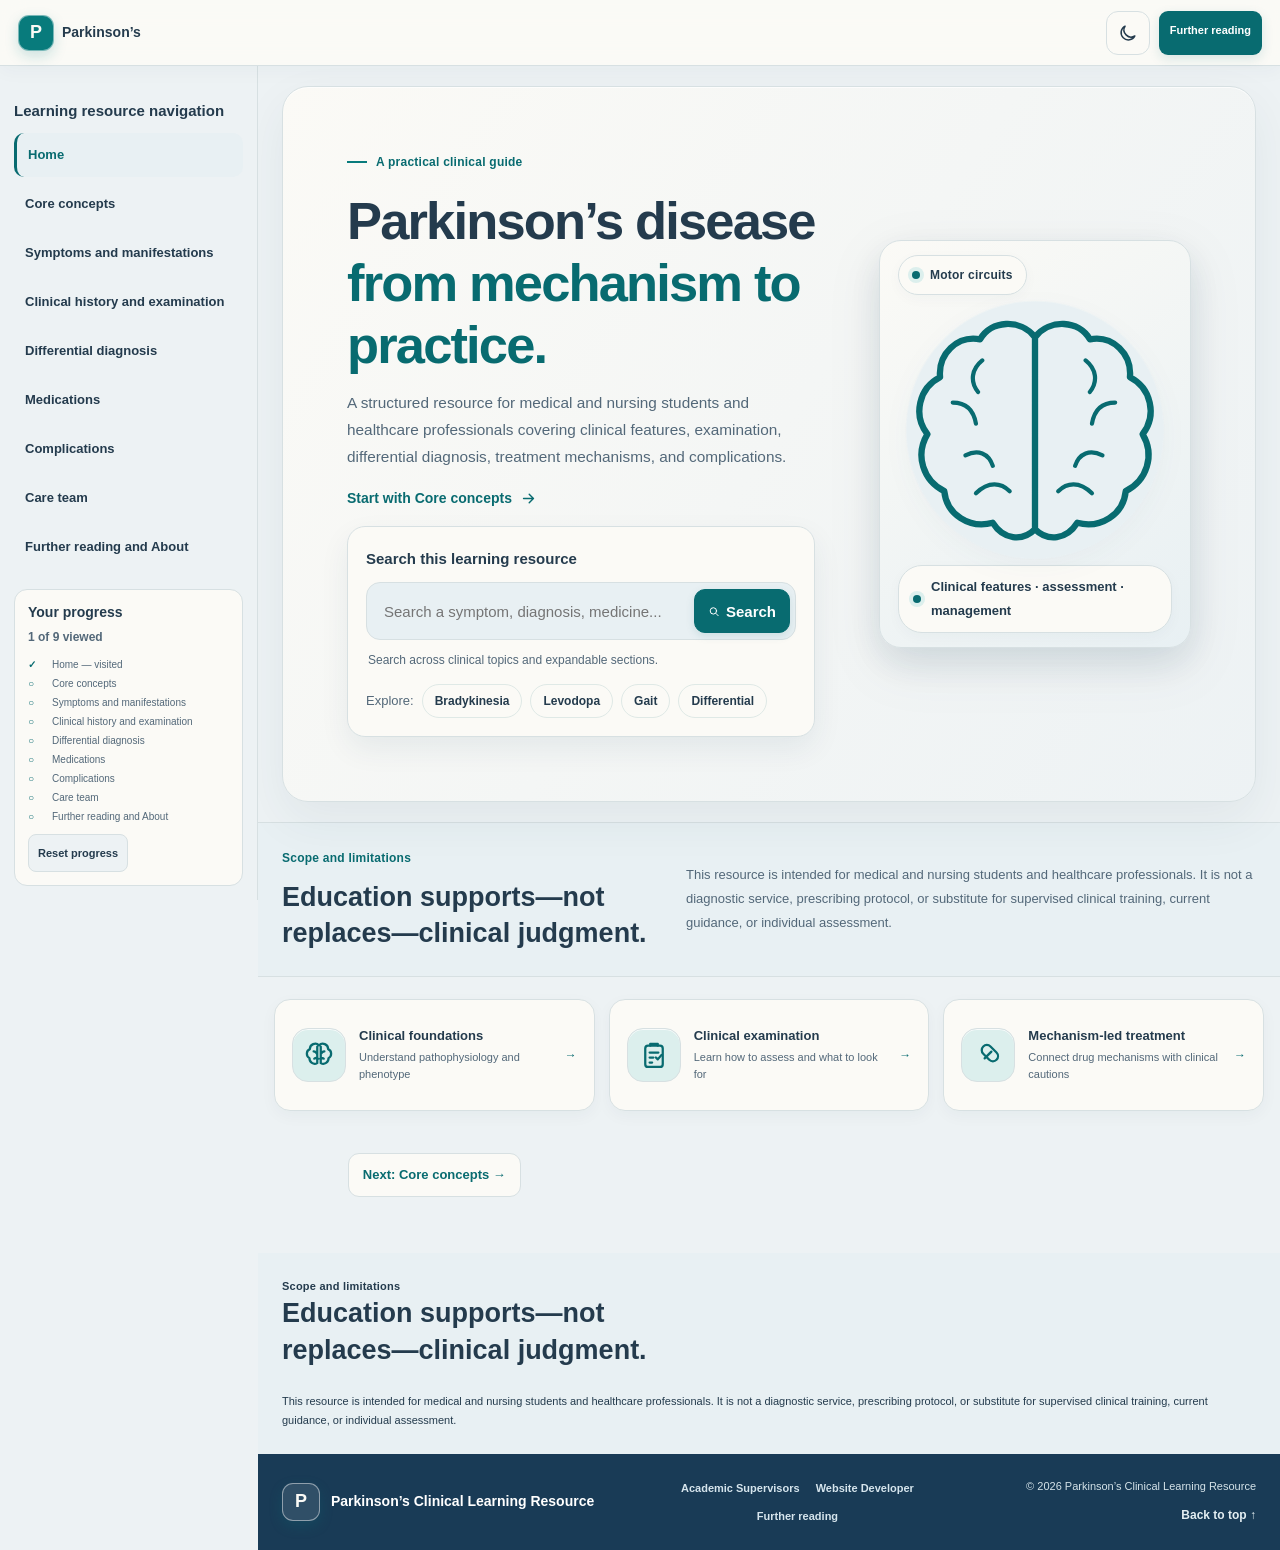
<file: index.html>
<!doctype html>
<html lang="en" dir="ltr">
  <head>
    <meta charset="UTF-8" />
    <meta name="viewport" content="width=device-width, initial-scale=1.0" />
    <meta
      name="description"
      content="A clinical learning resource on Parkinson's disease for medical, nursing, and allied health students and professionals."
    />
    <title>Parkinson’s | Clinical Learning Resource</title>
    <!-- أيقونة تبويب المتصفح المطابقة لشعار الموقع -->
    <link rel="icon" type="image/svg+xml" href="favicon.svg" />
    <link rel="stylesheet" href="style.css" />
    <script src="app.js" defer></script>
  </head>
  <body>
    <a class="skip-link skip-content-link" href="#main">
      <svg aria-hidden="true" viewBox="0 0 24 24" focusable="false"><path d="M12 5v14m-7-7 7 7 7-7"></path></svg>
      <span>Skip to content</span>
    </a>
    <!-- قسم ترويسة الموقع وروابط التنقل -->
    <header class="site-header">
      <a class="brand" href="#home" aria-label="Parkinson's clinical learning resource, home">
        <span class="brand-mark" aria-hidden="true">P</span>
        <span>Parkinson’s</span>
      </a>
      <button
        class="menu-toggle"
        id="menuToggle"
        type="button"
        aria-expanded="false"
        aria-controls="primaryNav"
        aria-label="Open navigation menu"
      >
        <svg aria-hidden="true" viewBox="0 0 24 24" focusable="false"><path d="M4 7h16M4 12h16M4 17h16"></path></svg>
        <span>Menu</span>
      </button>
      <nav class="primary-nav" id="primaryNav" aria-label="Main navigation">
        <a href="#core-concepts">Core concepts</a>
        <a href="#symptoms-and-manifestations">Symptoms and manifestations</a>
        <a href="#clinical-history-and-examination">Clinical history and examination</a>
        <a href="#differential-diagnosis">Differential diagnosis</a>
        <a href="#medications">Medications</a>
        <a href="#complications">Complications</a>
        <a href="#care-team-roles">Roles across the care team</a>
        <a href="#guidelines-and-professional-resources">Guidelines and professional resources</a>
      </nav>
      <div class="header-actions">
        <button class="theme-toggle" id="themeToggle" type="button" aria-pressed="false" aria-label="Switch to dark theme" title="Switch to dark theme">
          <svg aria-hidden="true" viewBox="0 0 24 24" focusable="false"><path d="M20.2 15.5A8.5 8.5 0 0 1 8.5 3.8a8.7 8.7 0 1 0 11.7 11.7Z"></path></svg>
        </button>
        <a class="header-cta" href="#guidelines-and-professional-resources">Further reading</a>
      </div>
    </header>
    <!-- قسم القائمة الجانبية ولوحة متابعة التقدم -->
    <aside class="app-sidebar" id="appSidebar" aria-label="Learning resource navigation" hidden>
      <h2 class="sidebar-heading">Learning resource navigation</h2>
      <nav class="sidebar-nav" id="sidebarNav" aria-label="Views" tabindex="-1"></nav>
      <!-- لوحة تقدم المستخدم وزر إعادة ضبطه -->
      <section class="learning-progress" aria-labelledby="progressTitle">
        <h2 id="progressTitle">Your progress</h2>
        <p id="progressCount" aria-live="polite">0 of 9 viewed</p>
        <ul id="progressList"></ul>
        <button type="button" id="resetProgress">Reset progress</button>
      </section>
      <nav class="sidebar-subnav" id="sidebarSubnav" aria-label="Current view topics" hidden></nav>
    </aside>

    <!-- أقسام المحتوى التعليمي والتنقل بين الصفحات -->
    <main id="main">
      <!-- الصفحة الرئيسية والبحث داخل المورد -->
      <section class="hero section-shell" id="home" aria-labelledby="heroTitle">
        <div class="hero-copy">
          <p class="eyebrow"><span></span> A practical clinical guide</p>
          <h1 id="heroTitle">Parkinson’s disease<br /><em>from mechanism to practice.</em></h1>
          <p class="hero-lead">
            A structured resource for medical and nursing students and healthcare
            professionals covering clinical features, examination, differential
            diagnosis, treatment mechanisms, and complications.
          </p>
          <a class="hero-start-link" href="#core-concepts">
            <span>Start with Core concepts</span>
            <svg aria-hidden="true" viewBox="0 0 24 24" focusable="false"><path d="M5 12h14m-6-6 6 6-6 6"></path></svg>
          </a>
          <div class="search-area">
            <form class="global-search" id="globalSearchForm" role="search">
              <label for="globalSearch">Search this learning resource</label>
              <div class="search-control">
                <input
                  id="globalSearch"
                  type="search"
                  placeholder="Search a symptom, diagnosis, medicine..."
                  aria-describedby="searchHint"
                  aria-controls="searchResults"
                  aria-expanded="false"
                  aria-autocomplete="list"
                  role="combobox"
                  autocomplete="off"
                />
                <button id="clearGlobalSearch" class="search-clear" type="button" aria-label="Clear search" title="Clear search" hidden>
                  <svg aria-hidden="true" viewBox="0 0 24 24" focusable="false"><path d="m6 6 12 12M18 6 6 18"></path></svg>
                </button>
                <button type="submit" aria-label="Search learning resource">
                  <svg aria-hidden="true" viewBox="0 0 24 24" focusable="false"><circle cx="10.8" cy="10.8" r="6.4"></circle><path d="m16 16 4.5 4.5"></path></svg>
                  <span>Search</span>
                </button>
              </div>
              <p class="search-hint" id="searchHint">
                Search across clinical topics and expandable sections.
              </p>
              <div class="search-suggestions" role="group" aria-label="Suggested searches">
                <span>Explore:</span>
                <button type="button" data-search-query="bradykinesia">Bradykinesia</button>
                <button type="button" data-search-query="levodopa">Levodopa</button>
                <button type="button" data-search-query="gait">Gait</button>
                <button type="button" data-search-query="differential">Differential</button>
              </div>
            </form>
            <div
              id="searchResults"
              class="search-results"
              role="region"
              aria-label="Search results"
              hidden
            ></div>
          </div>
        </div>
        <div class="hero-art" aria-hidden="true">
          <div class="movement-visual">
            <div class="movement-visual-heading">
              <span class="movement-status"><span></span><b>Motor circuits</b></span>
            </div>
            <svg class="movement-illustration" viewBox="0 0 128 128" focusable="false">
              <path class="brain-outline" d="M64 20c-7-9-21-8-26 1-11-2-20 7-19 18-10 5-13 18-6 27-6 10-2 22 8 27 1 11 12 18 23 15 5 8 14 9 20 3V20Zm0 0c7-9 21-8 26 1 11-2 20 7 19 18 10 5 13 18 6 27 6 10 2 22-8 27-1 11-12 18-23 15-5 8-14 9-20 3V20Z"></path>
              <path class="brain-fold" d="M64 21v87M39 31c-5 4-6 10-2 15m-12 5c7 0 10 4 11 10m-5 15c6-3 11-1 13 5m-8 13c6-6 12-5 16-1m36-62c5 4 6 10 2 15m12 5c-7 0-10 4-11 10m5 15c-6-3-11-1-13 5m8 13c-6-6-12-5-16-1"></path>
            </svg>
            <div class="movement-caption">
              <span class="movement-caption-mark"></span>
              <span>Clinical features · assessment · management</span>
            </div>
          </div>
        </div>
      </section>
      <!-- تنبيه نطاق الاستخدام التعليمي -->
      <section class="disclaimer-section top-disclaimer" aria-labelledby="topDisclaimerTitle">
        <div class="section-shell disclaimer-content">
          <div>
            <p class="eyebrow">Scope and limitations</p>
            <h2 id="topDisclaimerTitle">Education supports—not replaces—clinical judgment.</h2>
          </div>
          <p>
            This resource is intended for medical and nursing students and
            healthcare professionals. It is not a diagnostic service, prescribing
            protocol, or substitute for supervised clinical training, current
            guidance, or individual assessment.
          </p>
        </div>
      </section>

      <!-- ملخص نطاق المورد -->
      <section class="trust-strip" aria-label="Resource scope">
        <a class="trust-item" href="#core-concepts">
          <span class="trust-item-illustration" aria-hidden="true">
            <svg viewBox="0 0 24 24" focusable="false"><path d="M12 4.2a4.3 4.3 0 0 0-7.3 3.1 4 4 0 0 0-.3 7.2 4.2 4.2 0 0 0 6.2 4V5.2"></path><path d="M12 4.2a4.3 4.3 0 0 1 7.3 3.1 4 4 0 0 1 .3 7.2 4.2 4.2 0 0 1-6.2 4V5.2M7.7 9.1c1.3 0 2.1.8 2.5 1.8m-2 4c1.1-.7 2.2-.6 3 .1m5.1-5.9c-1.3 0-2.1.8-2.5 1.8m2 4c-1.1-.7-2.2-.6-3 .1"></path></svg>
          </span>
          <span class="trust-item-copy"><strong>Clinical foundations</strong><span>Understand pathophysiology and phenotype</span></span>
          <span class="trust-item-arrow" aria-hidden="true">→</span>
        </a>
        <a class="trust-item" href="#clinical-history-and-examination">
          <span class="trust-item-illustration" aria-hidden="true">
            <svg viewBox="0 0 24 24" focusable="false"><rect x="5" y="4.5" width="14" height="17" rx="2.2"></rect><path d="M9 4.5V3h6v1.5M8.5 10h7m-7 4h3m-3 4h2m3-4 1.5 1.5L18 12"></path></svg>
          </span>
          <span class="trust-item-copy"><strong>Clinical examination</strong><span>Learn how to assess and what to look for</span></span>
          <span class="trust-item-arrow" aria-hidden="true">→</span>
        </a>
        <a class="trust-item" href="#medications">
          <span class="trust-item-illustration" aria-hidden="true">
            <svg viewBox="0 0 24 24" focusable="false"><path d="M8.2 5.2a4.1 4.1 0 0 1 5.8 0l4.8 4.8a4.1 4.1 0 0 1-5.8 5.8L8.2 11a4.1 4.1 0 0 1 0-5.8Z"></path><path d="m9.3 14.7 5.4-5.4"></path></svg>
          </span>
          <span class="trust-item-copy"><strong>Mechanism-led treatment</strong><span>Connect drug mechanisms with clinical cautions</span></span>
          <span class="trust-item-arrow" aria-hidden="true">→</span>
        </a>
      </section>

      <!-- صفحة المفاهيم الأساسية -->
      <section class="content-section section-shell" id="core-concepts">
        <div class="section-heading">
          <div>
            <p class="eyebrow"><span></span> 01 · Foundations</p>
            <h2>Core concepts</h2>
          </div>
          <p>
            Open a topic to review its key concepts. Parkinson’s disease is a
            clinical syndrome with motor and non-motor dimensions that evolve
            variably over time.
          </p>
        </div>
        <aside class="key-points" aria-label="Key points">
          <h3>Key points</h3>
          <ul>
            <li>Parkinson’s disease is characterized clinically by bradykinesia with rest tremor and/or rigidity.</li>
            <li>Reduced nigrostriatal dopamine alters basal-ganglia-thalamocortical activity.</li>
            <li>Motor and non-motor features vary across individuals and over time.</li>
          </ul>
        </aside>
        <figure class="diagram-card">
          <svg class="pathway-diagram" viewBox="0 0 760 300" role="img" aria-labelledby="pathwayTitle pathwayDesc">
            <defs><marker id="pathwayArrow" viewBox="0 0 10 10" refX="8" refY="5" markerWidth="6" markerHeight="6" orient="auto-start-reverse"><path d="M0 0 10 5 0 10z"></path></marker></defs>
            <title id="pathwayTitle">Direct and indirect basal ganglia pathways in normal and Parkinson’s disease states</title>
            <desc id="pathwayDesc">A schematic based on the page text: normal dopamine supports the movement-facilitating direct pathway and balances the movement-suppressing indirect pathway. In Parkinson’s disease, reduced nigrostriatal dopamine is associated with relative underactivity of the direct pathway, overactivity of the indirect pathway, and reduced movement.</desc>
            <rect class="diagram-panel" x="10" y="10" width="360" height="280" rx="14"></rect>
            <rect class="diagram-panel" x="390" y="10" width="360" height="280" rx="14"></rect>
            <text class="diagram-title" x="190" y="42" text-anchor="middle">Normal state</text>
            <text class="diagram-title" x="570" y="42" text-anchor="middle">Parkinson’s disease state</text>
            <text class="diagram-label" x="190" y="78" text-anchor="middle">Nigrostriatal dopamine</text>
            <text class="diagram-label" x="570" y="78" text-anchor="middle">Reduced nigrostriatal dopamine</text>
            <path class="diagram-arrow" d="M190 91v24"></path>
            <path class="diagram-arrow" d="M570 91v24"></path>
            <rect class="diagram-node" x="35" y="120" width="145" height="62" rx="10"></rect>
            <rect class="diagram-node" x="200" y="120" width="145" height="62" rx="10"></rect>
            <rect class="diagram-node" x="415" y="120" width="145" height="62" rx="10"></rect>
            <rect class="diagram-node" x="580" y="120" width="145" height="62" rx="10"></rect>
            <text class="diagram-label" x="107" y="145" text-anchor="middle"><tspan x="107">Direct pathway</tspan><tspan x="107" dy="18">movement-facilitating</tspan></text>
            <text class="diagram-label" x="272" y="145" text-anchor="middle"><tspan x="272">Indirect pathway</tspan><tspan x="272" dy="18">movement-suppressing</tspan></text>
            <text class="diagram-label" x="487" y="145" text-anchor="middle"><tspan x="487">Direct pathway</tspan><tspan x="487" dy="18">relative underactivity</tspan></text>
            <text class="diagram-label" x="652" y="145" text-anchor="middle"><tspan x="652">Indirect pathway</tspan><tspan x="652" dy="18">relative overactivity</tspan></text>
            <path class="diagram-arrow" d="M107 190v22"></path>
            <path class="diagram-arrow" d="M272 190v22"></path>
            <path class="diagram-arrow" d="M487 190v22"></path>
            <path class="diagram-arrow" d="M652 190v22"></path>
            <text class="diagram-outcome" x="190" y="245" text-anchor="middle">Movement facilitated and suppressed in balance</text>
            <text class="diagram-outcome" x="570" y="245" text-anchor="middle">Reduced movement amplitude and speed</text>
          </svg>
          <figcaption>Pathway schematic: relative pathway activity described in the page’s pathophysiology summary.</figcaption>
        </figure>
        <div class="topic-grid">
          <details class="topic-card">
            <summary><span class="topic-icon">01</span><span><strong>Definition and pathophysiology</strong><small>Degeneration, dopamine, and circuit effects</small></span></summary>
            <div class="topic-content">
              <p>Parkinson’s disease (PD) is a progressive neurodegenerative disorder clinically characterized by bradykinesia with rest tremor and/or rigidity. Neuropathology commonly includes degeneration of dopaminergic neurons in the substantia nigra pars compacta and alpha-synuclein-containing Lewy pathology, although pathology and clinical expression are heterogeneous.</p>
              <p>Reduced nigrostriatal dopamine alters basal-ganglia-thalamocortical activity. Relative underactivity of the direct, movement-facilitating pathway and overactivity of the indirect, movement-suppressing pathway contribute to reduced movement amplitude and speed. Non-dopaminergic systems are also involved, helping explain autonomic, sleep, cognitive, mood, sensory, and other non-motor features.</p>
            </div>
          </details>
          <details class="topic-card">
            <summary><span class="topic-icon">02</span><span><strong>Clinical phenotype and course</strong><small>Heterogeneity, progression, and phenotype</small></span></summary>
            <div class="topic-content">
              <p>Clinical expression varies: tremor-dominant, akinetic-rigid, and mixed patterns are commonly described, but an individual may not fit one stable category. Asymmetry is frequent early in typical PD. Over time, motor fluctuations, postural instability, gait impairment, and non-motor burden may become more prominent.</p>
              <p>Prodromal associations can include hyposmia, constipation, REM sleep behavior disorder, and mood changes. These features are not specific enough to establish PD on their own. Course, function, comorbidities, medication effects, and the person’s priorities all influence clinical assessment and management.</p>
            </div>
          </details>
          <details class="topic-card">
            <summary><span class="topic-icon">03</span><span><strong>Clinical reasoning framework</strong><small>Syndrome first, cause second</small></span></summary>
            <div class="topic-content">
              <ol>
                <li>Establish whether parkinsonism is present, particularly bradykinesia plus rigidity or rest tremor.</li>
                <li>Characterize onset, tempo, symmetry, associated features, medication exposure, and functional impact.</li>
                <li>Assess whether the pattern is compatible with idiopathic PD or suggests a mimic, secondary cause, or atypical parkinsonian syndrome.</li>
                <li>Use investigations selectively to answer a defined clinical question; diagnosis remains primarily clinical.</li>
              </ol>
            </div>
          </details>
        </div>
      </section>

      <!-- صفحة الأعراض والمظاهر -->
      <section class="content-section section-tint" id="symptoms-and-manifestations">
        <div class="section-shell">
          <div class="section-heading">
            <div>
              <p class="eyebrow"><span></span> 02 · Clinical features</p>
              <h2>Symptoms and manifestations</h2>
            </div>
            <p>
              A structured review should cover motor and non-motor domains,
              timing, severity, fluctuation, and impact on function.
            </p>
          </div>
          <aside class="key-points" aria-label="Key points">
            <h3>Key points</h3>
            <ul>
              <li>Bradykinesia includes slowness with decrement in amplitude or speed, or progressive hesitations.</li>
              <li>Rest tremor is often distal and asymmetric, but is not present in every case.</li>
              <li>Review autonomic, sleep, cognitive, psychiatric, sensory, pain, and bulbar features alongside motor symptoms.</li>
            </ul>
          </aside>
          <aside class="red-flags" aria-label="Red flags">
            <h3>Red flags</h3>
            <p>Early recurrent falls are atypical for uncomplicated early Parkinson’s disease and warrant broader assessment.</p>
          </aside>
          <div class="topic-grid">
            <details class="topic-card">
              <summary><span class="topic-icon">M</span><span><strong>Motor features</strong><small>Bradykinesia, rigidity, tremor, gait, posture</small></span></summary>
              <div class="topic-content">
                <h3>Bradykinesia</h3>
                <p>Slowness is accompanied by decrement in amplitude or speed, or progressive hesitations, during repetitive movement. It may present as reduced spontaneous movement, smaller handwriting, reduced facial expression, hypophonia, difficulty initiating movement, or reduced arm swing. Slowness alone is not sufficient: weakness, pain, apraxia, depression, and other causes should be considered.</p>
                <h3>Rigidity</h3>
                <p>Increased resistance to passive movement through the range, often relatively uniform and sometimes cogwheel-like when tremor is superimposed. It may affect axial and limb muscles and can contribute to stiffness, reduced rotation, and discomfort.</p>
                <h3>Rest tremor</h3>
                <p>Often distal, asymmetric, and most apparent when the limb is supported and relaxed. It may lessen with voluntary movement and re-emerge after maintaining a posture. Tremor is not present in every case and can be amplified by stress, attention, or fatigue.</p>
                <h3>Gait and postural control</h3>
                <p>Possible findings include stooped posture, reduced stride length, shuffling, reduced arm swing, en-bloc turning, start hesitation, freezing (especially at doorways or turns), and impaired postural responses. Early recurrent falls are atypical for uncomplicated early PD and warrant broader assessment.</p>
              </div>
            </details>
            <details class="topic-card">
              <summary><span class="topic-icon">N</span><span><strong>Non-motor features</strong><small>Autonomic, sleep, cognitive, mood, sensory</small></span></summary>
              <div class="topic-content">
                <ul>
                  <li><strong>Autonomic:</strong> constipation, urinary urgency or frequency, erectile dysfunction, sweating changes, drooling, and orthostatic symptoms.</li>
                  <li><strong>Sleep:</strong> REM sleep behavior disorder, insomnia, fragmented sleep, restless legs, nocturia, and excessive daytime sleepiness.</li>
                  <li><strong>Cognitive and psychiatric:</strong> executive or visuospatial difficulty, slowed processing, depression, anxiety, apathy, hallucinations, and—in some cases—cognitive impairment or dementia.</li>
                  <li><strong>Sensory and pain:</strong> hyposmia, pain, paresthesia, and fatigue may occur and can precede or accompany motor features.</li>
                  <li><strong>Bulbar:</strong> hypophonia, reduced prosody, dysarthria, drooling, and dysphagia can affect communication, nutrition, and airway safety.</li>
                </ul>
                <p>Ask directly and non-judgmentally: many non-motor symptoms are under-reported, may have multiple causes, and may be more disabling than the visible motor syndrome.</p>
              </div>
            </details>
            <details class="topic-card">
              <summary><span class="topic-icon">↕</span><span><strong>Fluctuations and dyskinesia</strong><small>Relate symptoms to medication timing</small></span></summary>
              <div class="topic-content">
                <p>With disease progression and repeated levodopa exposure, some individuals develop predictable wearing-off before the next dose, delayed-on or dose failures, and unpredictable OFF periods. Ask about the timing of mobility, stiffness, tremor, dystonia, and non-motor symptoms in relation to each dose, meals, sleep, and activity.</p>
                <p>Levodopa-induced dyskinesia refers to involuntary choreiform or dystonic movements associated with dopaminergic treatment. It may occur near peak drug effect, during transitions, or in other patterns. Distinguish dyskinesia from tremor, akathisia, dystonia, and dyskinesia due to other causes; document phenomenology and timing rather than relying on the label alone.</p>
              </div>
            </details>
          </div>
        </div>
      </section>

      <!-- صفحة التاريخ المرضي والفحص السريري -->
      <section class="content-section section-shell" id="clinical-history-and-examination">
        <div class="section-heading">
          <div>
            <p class="eyebrow"><span></span> 03 · Examination</p>
            <h2>Clinical history and examination</h2>
          </div>
          <p>
            A careful, reproducible examination documents the syndrome,
            asymmetry, severity, function, and features that may point away from
            typical PD.
          </p>
        </div>
        <aside class="key-points" aria-label="Key points">
          <h3>Key points</h3>
          <ul>
            <li>Establish onset, progression, laterality, functional impact, medication exposure, and symptom timing.</li>
            <li>Test repetitive movements for decrement, compare sides, and distinguish slowness from bradykinesia.</li>
            <li>Examine eye movements, gait, postural responses, and associated neurological signs.</li>
          </ul>
        </aside>
        <aside class="red-flags" aria-label="Red flags">
          <h3>Red flags</h3>
          <p>Early prominent postural-response impairment and vertical gaze limitation may point away from typical Parkinson’s disease; interpret these alongside the full assessment.</p>
        </aside>
        <div class="topic-grid">
          <details class="topic-card">
            <summary><span class="topic-icon">H</span><span><strong>History-taking</strong><small>Onset, evolution, medicines, and functional impact</small></span></summary>
            <div class="topic-content">
              <p>Establish the first symptom, the sequence and rate of progression, laterality at onset, variability during the day, and circumstances that worsen or relieve symptoms. Ask about tremor at rest and during action, slowness, stiffness, gait change, falls, freezing, dexterity, handwriting, speech, swallowing, sleep, mood, cognition, autonomic symptoms, pain, and smell.</p>
              <p>Take a complete prescribed, over-the-counter, and substance history with start dates and dose changes. Specifically consider dopamine-receptor blocking medicines and other agents associated with parkinsonism or tremor. Review vascular risks, head injury, relevant family history, comorbidities, and examination context. Do not infer causation from a medicine list alone.</p>
              <p>Clarify medication response and timing if dopaminergic therapy is already used. A symptom and dose-time record can help characterize fluctuations, but it is not a substitute for direct assessment. Record baseline mobility, activities, cognition, and goals using a consistent clinical framework.</p>
            </div>
          </details>
          <details class="topic-card">
            <summary><span class="topic-icon">1</span><span><strong>General observation and speech</strong><small>Observe before formal motor testing</small></span></summary>
            <div class="topic-content">
              <p>Observe spontaneous movement while the person is seated, entering the room, and conversing. Note facial animation, blink rate, posture, spontaneous gestures, turning, voice volume, articulation, prosody, and whether movements are reduced on one side. Allow sufficient time: findings may be subtle and can change with attention or anxiety.</p>
              <p>Listen for hypophonia, monotony, reduced articulation, and palilalia. Assess facial expression and spontaneous blink without assuming that a masked appearance reflects mood. Record whether speech and facial animation change with cueing or effort.</p>
            </div>
          </details>
          <details class="topic-card">
            <summary><span class="topic-icon">2</span><span><strong>Bradykinesia examination</strong><small>Repetitive movements and decrement</small></span></summary>
            <div class="topic-content">
              <p>Demonstrate each movement, then ask for repeated, as-large-and-fast-as-possible movements while the person is seated and supported. Test finger tapping, hand opening and closing, pronation-supination, toe tapping, and heel tapping on both sides. Observe speed, amplitude, rhythm, hesitations, arrests, and progressive decrement; compare sides and repeat if comprehension or effort is uncertain.</p>
              <p>A pattern aligned with parkinsonian bradykinesia is progressive reduction in amplitude or speed, or increasing pauses across repetitions, often with asymmetry. Simple slowness without decrement is less specific. Pain, arthritis, weakness, sensory loss, apraxia, fatigue, and inattention can affect performance and should be documented.</p>
            </div>
          </details>
          <details class="topic-card">
            <summary><span class="topic-icon">3</span><span><strong>Tone and rigidity</strong><small>Passive movement at relaxed joints</small></span></summary>
            <div class="topic-content">
              <p>Ask the person to relax. Support the limb and passively move the wrist, elbow, and other joints through flexion-extension and pronation-supination, comparing sides and testing at more than one speed. If resistance is subtle, ask for a contralateral repetitive movement (an activation maneuver) while continuing to assess the relaxed limb.</p>
              <p>Rigidity is a velocity-independent increase in resistance, often present through the range; cogwheeling may be felt when tremor overlays rigidity. Distinguish this from spasticity (typically velocity-dependent with a catch), paratonia, contracture, pain-limited movement, and voluntary resistance. Document distribution and asymmetry.</p>
            </div>
          </details>
          <details class="topic-card">
            <summary><span class="topic-icon">4</span><span><strong>Tremor assessment</strong><small>Rest, posture, action, and re-emergence</small></span></summary>
            <div class="topic-content">
              <p>Observe hands fully supported in the lap and feet supported, first at rest and then during conversation or a cognitive distraction task. Look for rhythmic tremor, distribution, frequency impression, and asymmetry. Next assess arms outstretched and in a posture that requires maintaining position; note latency before any re-emergent tremor.</p>
              <p>Assess kinetic tremor during finger-to-nose and functional reach, and observe handwriting or spiral drawing when useful. A classic parkinsonian tremor is often most evident at rest and may re-emerge after a delay during posture; essential tremor is commonly postural or kinetic. These patterns overlap and are not diagnostic in isolation.</p>
            </div>
          </details>
          <details class="topic-card">
            <summary><span class="topic-icon">5</span><span><strong>Gait, turning, and postural responses</strong><small>Guard safely and describe specific findings</small></span></summary>
            <div class="topic-content">
              <p>With appropriate space and guarding, observe rising from a chair, initiation, straight walking, turning, and return. Note base, stride length, speed, cadence, foot clearance, freezing, arm swing, posture, and turning strategy. Ask about freezing triggers; if appropriate and safe, observe a turn or passage through a doorway. Do not provoke a fall to demonstrate a deficit.</p>
              <p>A pull test is performed only by a trained examiner with adequate space and close guarding: explain the maneuver, stand behind, and give a brief, firm backward tug at the shoulders. Observe corrective steps and need for assistance. Abnormal postural responses can occur in PD, but early prominent impairment is a diagnostic warning sign. Omit the test when unsafe and document why.</p>
            </div>
          </details>
          <details class="topic-card">
            <summary><span class="topic-icon">6</span><span><strong>Additional neurological and functional examination</strong><small>Look for associated signs and alternative localization</small></span></summary>
            <div class="topic-content">
              <p>Assess eye movements, especially vertical saccades and gaze range; cerebellar function; pyramidal signs; strength; sensation; coordination; reflexes; and postural alignment. Look for focal weakness, limb apraxia, cortical sensory loss, cerebellar ataxia, pyramidal signs, or supranuclear gaze limitation, which may indicate an alternative or additional disorder.</p>
              <p>Measure orthostatic blood pressure when indicated: rest supine for several minutes, record blood pressure and pulse, then repeat after standing (commonly at 1 and 3 minutes), with assistance and symptom monitoring. A sustained fall of at least 20 mmHg systolic or 10 mmHg diastolic within 3 minutes is a conventional definition of orthostatic hypotension; interpretation depends on context and local protocol.</p>
              <p>Assess cognition, mood, speech, swallowing, and activities of daily living when clinically relevant. Use validated instruments only with appropriate training, permissions, and interpretation. Consider a supervised ON/OFF assessment when clinically indicated; document medication timing and avoid unsupervised medication withdrawal.</p>
            </div>
          </details>
          <details class="topic-card">
            <summary><span class="topic-icon">7</span><span><strong>Investigations and diagnostic criteria</strong><small>Target tests to the diagnostic question</small></span></summary>
            <div class="topic-content">
              <p>PD is diagnosed clinically by an appropriately trained specialist using accepted criteria and longitudinal review where needed. The core parkinsonian syndrome requires bradykinesia plus rest tremor or rigidity. A response to dopaminergic therapy may support the assessment but is not, by itself, proof of idiopathic PD.</p>
              <p>Structural MRI is not a confirmatory test for PD; it may help assess alternative causes when the history or examination is atypical. Dopamine-transporter SPECT can help distinguish presynaptic dopaminergic deficit from some non-degenerative tremor disorders when uncertainty remains, but it does not reliably distinguish PD from other degenerative parkinsonian syndromes. Routine laboratory tests are guided by clinical suspicion, not a universal PD panel.</p>
            </div>
          </details>
        </div>
        <aside class="callout callout-neutral">
          <strong>Examination principle</strong>
          <p>Interpret each finding in context. A single sign, scan, or medication response should not replace a complete history, neurological examination, review of medicines, and appropriate specialist judgment.</p>
        </aside>
      </section>

      <!-- صفحة التشخيص التفريقي -->
      <section class="content-section section-tint" id="differential-diagnosis">
        <div class="section-shell">
          <div class="section-heading">
            <div>
              <p class="eyebrow"><span></span> 04 · Diagnostic reasoning</p>
              <h2>Differential diagnosis</h2>
            </div>
            <p>
              Expand each diagnostic group for distinguishing clues and
              practical considerations. No single feature is definitive.
            </p>
          </div>
          <aside class="key-points" aria-label="Key points">
            <h3>Key points</h3>
            <ul>
              <li>Compare tremor phenomenology, symmetry, tempo, associated features, and medication exposure.</li>
              <li>Early recurrent falls, severe early autonomic failure, vertical gaze limitation, or cerebellar signs warrant reconsideration.</li>
              <li>No single feature or levodopa response is definitive; interpret findings in the complete clinical pattern.</li>
            </ul>
          </aside>
          <div class="table-wrap differential-table-wrap" role="region" aria-label="Differential diagnosis comparison table" tabindex="0">
            <table class="comparison-table">
              <caption>Comparison of clinical clues described in this resource. A dash means the page does not specify that feature.</caption>
              <thead>
                <tr>
                  <th scope="col">Condition</th>
                  <th scope="col">Tremor type</th>
                  <th scope="col">Asymmetry</th>
                  <th scope="col">Early falls</th>
                  <th scope="col">Eye movements</th>
                  <th scope="col">Autonomic features</th>
                  <th scope="col">Cognition / hallucinations</th>
                  <th scope="col">Levodopa response</th>
                  <th scope="col">Key clue</th>
                </tr>
              </thead>
              <tbody>
                <tr>
                  <th scope="row">Parkinson’s disease</th>
                  <td>Often rest tremor</td>
                  <td>Asymmetry frequent early</td>
                  <td>Early recurrent falls atypical</td>
                  <td>—</td>
                  <td>Constipation, urinary symptoms, orthostatic symptoms</td>
                  <td>Cognitive impairment and hallucinations may occur</td>
                  <td>Improves bradykinesia and rigidity, often tremor</td>
                  <td>Bradykinesia with rest tremor and/or rigidity</td>
                </tr>
                <tr>
                  <th scope="row">Essential tremor</th>
                  <td>Typically postural and kinetic</td>
                  <td>Often bilateral</td>
                  <td>—</td><td>—</td><td>—</td><td>—</td><td>—</td>
                  <td>May involve head or voice</td>
                </tr>
                <tr>
                  <th scope="row">Drug-induced parkinsonism</th>
                  <td>Tremor may occur</td>
                  <td>Often more symmetric; asymmetry does not exclude contribution</td>
                  <td>—</td><td>—</td><td>—</td><td>—</td><td>—</td>
                  <td>Onset after medicine initiation or dose escalation</td>
                </tr>
                <tr>
                  <th scope="row">Vascular parkinsonism</th>
                  <td>—</td><td>—</td><td>—</td><td>—</td><td>—</td><td>—</td><td>—</td>
                  <td>Vascular burden, stepwise or linked decline, lower-body involvement</td>
                </tr>
                <tr>
                  <th scope="row">Progressive supranuclear palsy (PSP)</th>
                  <td>—</td><td>—</td>
                  <td>Early unexplained falls</td>
                  <td>Slowed vertical saccades or supranuclear vertical gaze palsy</td>
                  <td>—</td>
                  <td>Frontal-executive change</td>
                  <td>Often limited; response varies</td>
                  <td>Axial rigidity with early falls or vertical gaze findings</td>
                </tr>
                <tr>
                  <th scope="row">Multiple system atrophy (MSA)</th>
                  <td>—</td><td>—</td><td>—</td><td>—</td>
                  <td>Prominent or early autonomic failure</td>
                  <td>—</td><td>—</td>
                  <td>Urinary retention, orthostatic hypotension, cerebellar signs, or stridor</td>
                </tr>
                <tr>
                  <th scope="row">Dementia with Lewy bodies (DLB)</th>
                  <td>—</td><td>—</td><td>—</td><td>—</td><td>—</td>
                  <td>Dementia near onset, fluctuations, recurrent visual hallucinations</td>
                  <td>—</td>
                  <td>Dementia before or around onset of parkinsonism</td>
                </tr>
                <tr>
                  <th scope="row">Corticobasal syndrome</th>
                  <td>—</td>
                  <td>Asymmetric rigidity, bradykinesia, or dystonia</td>
                  <td>—</td><td>—</td><td>—</td>
                  <td>Language or visuospatial impairment</td><td>—</td>
                  <td>Limb apraxia, cortical sensory loss, alien-limb phenomena, or myoclonus</td>
                </tr>
                <tr>
                  <th scope="row">Normal-pressure hydrocephalus (NPH)</th>
                  <td>—</td><td>—</td><td>—</td><td>—</td>
                  <td>Urinary urgency</td>
                  <td>Cognitive change</td><td>—</td>
                  <td>Broad-based or magnetic gait with ventriculomegaly</td>
                </tr>
              </tbody>
            </table>
          </div>
          <div class="topic-grid">
            <details class="topic-card">
              <summary><span class="topic-icon">D1</span><span><strong>Essential tremor</strong><small>Action tremor versus rest-predominant tremor</small></span></summary>
              <div class="topic-content">
                <p><strong>Overlap:</strong> tremor may impair hand function and can coexist with other movement disorders.</p>
                <p><strong>Clues:</strong> essential tremor is typically postural and kinetic, often bilateral, and may involve the head or voice. Parkinsonian tremor is often asymmetric and prominent at rest, with bradykinesia or rigidity.</p>
                <p><strong>Clinical considerations:</strong> characterize tremor at rest, posture, and action; examine for decrement, rigidity, gait change, and family history. Tremor phenomenology alone may remain inconclusive.</p>
              </div>
            </details>
            <details class="topic-card">
              <summary><span class="topic-icon">D2</span><span><strong>Drug-induced parkinsonism</strong><small>Medication exposure and temporal association</small></span></summary>
              <div class="topic-content">
                <p><strong>Overlap:</strong> bradykinesia and rigidity can closely resemble PD; tremor may occur.</p>
                <p><strong>Clues:</strong> dopamine-receptor blocking antipsychotics and antiemetics are important causes. Onset may follow initiation or dose escalation, and findings are often more symmetric, though asymmetry does not exclude a drug contribution.</p>
                <p><strong>Clinical considerations:</strong> reconcile all medicines and dates, assess for underlying neurodegeneration unmasked by exposure, and coordinate any medication change with the responsible prescriber. Do not stop or alter essential medicines abruptly.</p>
              </div>
            </details>
            <details class="topic-card">
              <summary><span class="topic-icon">D3</span><span><strong>Vascular parkinsonism</strong><small>Vascular burden and lower-body gait pattern</small></span></summary>
              <div class="topic-content">
                <p><strong>Overlap:</strong> gait slowness, short steps, postural instability, and lower-body bradykinesia.</p>
                <p><strong>Clues:</strong> cerebrovascular risk, stepwise or temporally linked decline, pyramidal signs, and prominent lower-body involvement may be relevant. Imaging may show vascular disease but findings must match the clinical syndrome.</p>
                <p><strong>Clinical considerations:</strong> consider coexisting PD and vascular disease. MRI helps assess structural burden and alternative diagnoses; incidental vascular changes alone do not establish causation.</p>
              </div>
            </details>
            <details class="topic-card">
              <summary><span class="topic-icon">D4</span><span><strong>Progressive supranuclear palsy</strong><small>Early falls, axial features, and vertical gaze</small></span></summary>
              <div class="topic-content">
                <p><strong>Overlap:</strong> akinetic-rigid parkinsonism, reduced facial expression, and gait impairment.</p>
                <p><strong>Clues:</strong> early unexplained falls, axial rigidity, slowed vertical saccades or supranuclear vertical gaze palsy, dysarthria, and frontal-executive change should raise suspicion.</p>
                <p><strong>Clinical considerations:</strong> examine vertical eye movements and postural responses. Levodopa response is often limited, but response varies and should not be used as the sole discriminator.</p>
              </div>
            </details>
            <details class="topic-card">
              <summary><span class="topic-icon">D5</span><span><strong>Multiple system atrophy</strong><small>Autonomic failure with parkinsonism or ataxia</small></span></summary>
              <div class="topic-content">
                <p><strong>Overlap:</strong> parkinsonism may be the dominant early feature; cerebellar features can also occur.</p>
                <p><strong>Clues:</strong> prominent or early autonomic failure, urinary retention, orthostatic hypotension, cerebellar signs, stridor, and rapid progression warrant specialist consideration.</p>
                <p><strong>Clinical considerations:</strong> assess autonomic symptoms and signs systematically and investigate alternatives. Autonomic dysfunction is also possible in PD, so timing, severity, and the complete pattern matter.</p>
              </div>
            </details>
            <details class="topic-card">
              <summary><span class="topic-icon">D6</span><span><strong>Dementia with Lewy bodies</strong><small>Cognition, hallucinations, fluctuations, parkinsonism</small></span></summary>
              <div class="topic-content">
                <p><strong>Overlap:</strong> parkinsonism, cognitive impairment, visual hallucinations, and REM sleep behavior disorder may occur in both disorders.</p>
                <p><strong>Clues:</strong> dementia that begins before or around the same time as parkinsonism, marked cognitive fluctuations, recurrent visual hallucinations, and visuospatial impairment are characteristic diagnostic considerations.</p>
                <p><strong>Clinical considerations:</strong> apply accepted criteria and document the timeline carefully. Review medicines and avoid assuming that hallucinations or cognitive symptoms have a single cause.</p>
              </div>
            </details>
            <details class="topic-card">
              <summary><span class="topic-icon">D7</span><span><strong>Corticobasal syndrome</strong><small>Asymmetry with cortical features</small></span></summary>
              <div class="topic-content">
                <p><strong>Overlap:</strong> asymmetric rigidity, bradykinesia, dystonia, and limb dysfunction.</p>
                <p><strong>Clues:</strong> limb apraxia, cortical sensory loss, alien-limb phenomena, myoclonus, and language or visuospatial impairment suggest cortical involvement.</p>
                <p><strong>Clinical considerations:</strong> the syndrome has multiple possible underlying pathologies. Look for cortical signs rather than attributing marked asymmetry alone to this diagnosis.</p>
              </div>
            </details>
            <details class="topic-card">
              <summary><span class="topic-icon">D8</span><span><strong>Normal-pressure hydrocephalus and other mimics</strong><small>Gait, cognition, urinary symptoms, and structural causes</small></span></summary>
              <div class="topic-content">
                <p><strong>Overlap:</strong> gait initiation difficulty, short steps, falls, and cognitive change.</p>
                <p><strong>Clues:</strong> a broad-based or magnetic gait and urinary urgency with ventriculomegaly may prompt assessment for normal-pressure hydrocephalus. Cervical myelopathy, cerebellar disease, neuropathy, functional movement disorder, and medication effects can also mimic parts of PD.</p>
                <p><strong>Clinical considerations:</strong> use examination localization, tempo, associated signs, and appropriately selected imaging or tests. Consider more than one diagnosis when the pattern is mixed.</p>
              </div>
            </details>
          </div>
          <aside class="red-flags differential-red-flags">
            <h3>Red flags and reassessment</h3>
            <div class="topic-content">
              <ul>
                <li><strong>Reconsider the diagnosis</strong> with rapid progression, early recurrent falls, severe early autonomic failure, early bulbar or respiratory symptoms, vertical gaze limitation, cerebellar signs, pyramidal signs, or prominent cognitive change at onset.</li>
                <li><strong>Review medications and comorbidity</strong> at every reassessment; vascular, musculoskeletal, sensory, cognitive, and psychiatric contributors can coexist with parkinsonism.</li>
                <li><strong>Interpret treatment response cautiously:</strong> inadequate response can reflect dose timing, absorption, adherence, advanced axial symptoms, or an alternative syndrome; apparent response is not uniquely diagnostic of PD.</li>
                <li><strong>Use investigations to resolve a question,</strong> not to replace clinical reasoning. Imaging abnormalities may be incidental, and normal imaging does not confirm PD.</li>
                <li><strong>Seek specialist input</strong> when diagnosis is uncertain, features are atypical, progression is unexpected, or treatment complications are complex. Follow applicable local referral pathways and urgent-care protocols.</li>
              </ul>
            </div>
          </aside>
        </div>
        <!-- اختبار ذاتي ضمن صفحة التشخيص التفريقي -->
        <section class="self-check" aria-labelledby="differentialCheckTitle">
          <h3 id="differentialCheckTitle">Differential diagnosis self-check</h3>
          <details class="self-check-item">
            <summary>Which tremor pattern is described as typical of essential tremor?</summary>
            <p><strong>Answer:</strong> Typically postural and kinetic, often bilateral, and it may involve the head or voice.</p>
            <p><strong>Why:</strong> Tremor phenomenology helps distinguish patterns but may remain inconclusive on its own.</p>
          </details>
          <details class="self-check-item">
            <summary>Which findings should raise suspicion for PSP?</summary>
            <p><strong>Answer:</strong> Early unexplained falls, axial rigidity, slowed vertical saccades or supranuclear vertical gaze palsy, dysarthria, and frontal-executive change.</p>
            <p><strong>Why:</strong> These are the distinguishing clues listed in the PSP topic.</p>
          </details>
          <details class="self-check-item">
            <summary>What timing may suggest drug-induced parkinsonism?</summary>
            <p><strong>Answer:</strong> Onset after starting or increasing a dopamine-receptor blocking medicine.</p>
            <p><strong>Why:</strong> Medication dates and the full clinical pattern should be reviewed; a medicine list alone does not prove causation.</p>
          </details>
          <details class="self-check-item">
            <summary>What timeline is a key diagnostic consideration for DLB?</summary>
            <p><strong>Answer:</strong> Dementia begins before or around the same time as parkinsonism.</p>
            <p><strong>Why:</strong> Cognitive fluctuations and recurrent visual hallucinations are also described as important clues.</p>
          </details>
          <details class="self-check-item">
            <summary>Which combination may prompt assessment for NPH?</summary>
            <p><strong>Answer:</strong> Broad-based or magnetic gait and urinary urgency with ventriculomegaly.</p>
            <p><strong>Why:</strong> The page lists this combination as a clue for further assessment.</p>
          </details>
        </section>
      </section>

      <!-- صفحة الأدوية -->
      <section class="content-section section-shell" id="medications">
        <div class="section-heading">
          <div>
            <p class="eyebrow"><span></span> 05 · Pharmacology</p>
            <h2>Medications</h2>
          </div>
          <p>
            Each expandable card summarizes mechanism, clinical role, and key
            cautions. Selection and adjustment require individual assessment
            and current local prescribing guidance.
          </p>
        </div>
        <aside class="key-points" aria-label="Key points">
          <h3>Key points</h3>
          <ul>
            <li>Levodopa is converted to dopamine in the brain; carbidopa and benserazide inhibit peripheral conversion.</li>
            <li>Several medication classes modify dopamine signaling, dopamine breakdown, or related pathways.</li>
            <li>Selection requires individual assessment; this resource intentionally omits doses.</li>
          </ul>
        </aside>
        <p class="medication-note">Educational overview only; doses are omitted. Confirm use and monitoring in current local guidance with a qualified prescriber.</p>
        <aside class="red-flags" aria-label="Medication safety summary">
          <h3>Safety summary</h3>
          <p>Avoid abrupt levodopa withdrawal; check medicine interactions, monitor relevant adverse effects, and follow current specialist and product guidance.</p>
        </aside>
        <figure class="diagram-card medication-diagram-card">
          <svg class="medication-diagram" viewBox="0 0 760 310" role="img" aria-labelledby="medDiagramTitle medDiagramDesc">
            <defs><marker id="medicationArrow" viewBox="0 0 10 10" refX="8" refY="5" markerWidth="6" markerHeight="6" orient="auto-start-reverse"><path d="M0 0 10 5 0 10z"></path></marker></defs>
            <title id="medDiagramTitle">Schematic of Parkinson’s medication mechanisms</title>
            <desc id="medDiagramDesc">Levodopa crosses into the brain and is converted to dopamine. Carbidopa and benserazide inhibit peripheral conversion. Dopamine agonists stimulate dopamine receptors. MAO-B inhibitors reduce central dopamine breakdown. COMT inhibitors reduce levodopa methylation, with site differing by agent.</desc>
            <rect class="diagram-panel" x="12" y="14" width="240" height="275" rx="14"></rect>
            <rect class="diagram-panel brain-panel" x="270" y="14" width="478" height="275" rx="14"></rect>
            <text class="diagram-title" x="132" y="44" text-anchor="middle">Peripheral tissues</text>
            <text class="diagram-title" x="509" y="44" text-anchor="middle">Brain</text>
            <rect class="diagram-node" x="35" y="83" width="195" height="70" rx="10"></rect>
            <text class="diagram-label" x="132" y="108" text-anchor="middle"><tspan x="132">Carbidopa / benserazide</tspan><tspan x="132" dy="18">inhibit peripheral conversion</tspan></text>
            <text class="diagram-small" x="132" y="137" text-anchor="middle">of levodopa to dopamine</text>
            <rect class="diagram-node" x="35" y="184" width="195" height="74" rx="10"></rect>
            <text class="diagram-label" x="132" y="209" text-anchor="middle"><tspan x="132">COMT inhibitors</tspan><tspan x="132" dy="18">reduce levodopa methylation</tspan></text>
            <text class="diagram-small" x="132" y="240" text-anchor="middle">site varies by agent</text>
            <path class="diagram-arrow" d="M230 117h73"></path>
            <text class="diagram-small" x="266" y="105" text-anchor="middle">levodopa</text>
            <rect class="diagram-node" x="315" y="83" width="170" height="70" rx="10"></rect>
            <text class="diagram-label" x="400" y="110" text-anchor="middle"><tspan x="400">Levodopa</tspan><tspan x="400" dy="19">converted to dopamine</tspan></text>
            <path class="diagram-arrow" d="M485 117h45"></path>
            <rect class="diagram-node" x="535" y="83" width="180" height="70" rx="10"></rect>
            <text class="diagram-label" x="625" y="110" text-anchor="middle"><tspan x="625">Dopamine</tspan><tspan x="625" dy="19">dopamine signaling</tspan></text>
            <rect class="diagram-node" x="315" y="184" width="170" height="70" rx="10"></rect>
            <text class="diagram-label" x="400" y="211" text-anchor="middle"><tspan x="400">MAO-B inhibitors</tspan><tspan x="400" dy="19">reduce dopamine breakdown</tspan></text>
            <rect class="diagram-node" x="535" y="184" width="180" height="70" rx="10"></rect>
            <text class="diagram-label" x="625" y="211" text-anchor="middle"><tspan x="625">Dopamine agonists</tspan><tspan x="625" dy="19">stimulate dopamine receptors</tspan></text>
            <path class="diagram-arrow" d="M625 184v-19"></path>
          </svg>
          <figcaption>Mechanism schematic based on the medication descriptions below; COMT inhibitor sites differ by agent.</figcaption>
        </figure>
        <div class="medication-filters" aria-label="Filter medication topics">
          <label class="field-label" for="medicationSearch">Search medication names or details</label>
          <input class="text-input" id="medicationSearch" type="search" placeholder="Search medication or mechanism" aria-describedby="medicationCount" />
          <fieldset class="filter-group">
            <legend>Filter by class</legend>
            <button type="button" class="filter-chip" data-filter-group="class" data-filter-value="levodopa" aria-pressed="false">Levodopa combinations</button>
            <button type="button" class="filter-chip" data-filter-group="class" data-filter-value="agonist" aria-pressed="false">Dopamine agonists</button>
            <button type="button" class="filter-chip" data-filter-group="class" data-filter-value="mao-b" aria-pressed="false">MAO-B inhibitors</button>
            <button type="button" class="filter-chip" data-filter-group="class" data-filter-value="comt" aria-pressed="false">COMT inhibitors</button>
            <button type="button" class="filter-chip" data-filter-group="class" data-filter-value="amantadine" aria-pressed="false">Amantadine</button>
            <button type="button" class="filter-chip" data-filter-group="class" data-filter-value="anticholinergic" aria-pressed="false">Anticholinergics</button>
            <button type="button" class="filter-chip" data-filter-group="class" data-filter-value="a2a" aria-pressed="false">Adenosine A2A antagonist</button>
          </fieldset>
          <fieldset class="filter-group">
            <legend>Filter by mechanism</legend>
            <button type="button" class="filter-chip" data-filter-group="mechanism" data-filter-value="precursor" aria-pressed="false">Dopamine precursor</button>
            <button type="button" class="filter-chip" data-filter-group="mechanism" data-filter-value="receptor-stimulation" aria-pressed="false">Receptor stimulation</button>
            <button type="button" class="filter-chip" data-filter-group="mechanism" data-filter-value="dopamine-breakdown" aria-pressed="false">Dopamine breakdown</button>
            <button type="button" class="filter-chip" data-filter-group="mechanism" data-filter-value="levodopa-methylation" aria-pressed="false">Levodopa methylation</button>
            <button type="button" class="filter-chip" data-filter-group="mechanism" data-filter-value="glutamatergic" aria-pressed="false">Glutamatergic modulation</button>
            <button type="button" class="filter-chip" data-filter-group="mechanism" data-filter-value="muscarinic" aria-pressed="false">Muscarinic antagonism</button>
            <button type="button" class="filter-chip" data-filter-group="mechanism" data-filter-value="adenosine" aria-pressed="false">Adenosine A2A antagonism</button>
          </fieldset>
          <fieldset class="filter-group">
            <legend>Filter by key adverse effect</legend>
            <button type="button" class="filter-chip" data-filter-group="effect" data-filter-value="nausea" aria-pressed="false">Nausea</button>
            <button type="button" class="filter-chip" data-filter-group="effect" data-filter-value="dyskinesia" aria-pressed="false">Dyskinesia</button>
            <button type="button" class="filter-chip" data-filter-group="effect" data-filter-value="hallucinations" aria-pressed="false">Hallucinations / confusion</button>
            <button type="button" class="filter-chip" data-filter-group="effect" data-filter-value="sleep" aria-pressed="false">Sleep effects</button>
            <button type="button" class="filter-chip" data-filter-group="effect" data-filter-value="impulse-control" aria-pressed="false">Impulse-control disorders</button>
            <button type="button" class="filter-chip" data-filter-group="effect" data-filter-value="hepatic" aria-pressed="false">Hepatic risk</button>
            <button type="button" class="filter-chip" data-filter-group="effect" data-filter-value="cognitive-anticholinergic" aria-pressed="false">Cognitive / anticholinergic effects</button>
          </fieldset>
          <div class="filter-status">
            <p id="medicationCount" role="status" aria-live="polite">7 medication classes</p>
            <button type="button" id="resetMedicationFilters">Reset filters</button>
          </div>
        </div>
        <div class="table-wrap medication-table-wrap" role="region" aria-label="Medication class comparison table" tabindex="0">
          <table class="comparison-table medication-comparison">
            <caption>Medication class overview from the page content; doses are intentionally omitted.</caption>
            <thead><tr><th scope="col">Class</th><th scope="col">Site of action</th><th scope="col">Main role</th><th scope="col">Key cautions</th></tr></thead>
            <tbody>
              <tr><th scope="row">Levodopa with carbidopa or benserazide</th><td>Levodopa crosses into the brain; carbidopa and benserazide inhibit peripheral enzyme activity</td><td>Improves bradykinesia and rigidity, often tremor</td><td>Wearing-off, dyskinesia, nausea, orthostatic symptoms, hallucinations, sleepiness; avoid abrupt withdrawal</td></tr>
              <tr><th scope="row">Dopamine receptor agonists</th><td>Dopamine receptors, particularly D2-like pathways</td><td>Motor symptom reduction; selected monotherapy or adjunct for OFF time</td><td>Nausea, edema, orthostatic hypotension, hallucinations, sleep episodes, impulse-control disorders</td></tr>
              <tr><th scope="row">MAO-B inhibitors</th><td>Central dopamine breakdown</td><td>Modest symptomatic benefit or adjunct to reduce OFF time</td><td>Interactions; insomnia with selegiline; dyskinesia may increase with levodopa</td></tr>
              <tr><th scope="row">COMT inhibitors</th><td>Predominantly peripheral; tolcapone also acts centrally</td><td>Adjunct for selected motor fluctuations; may extend ON time with levodopa</td><td>Dyskinesia, diarrhea, nausea, hypotension, urine discoloration; serious hepatic risk with tolcapone</td></tr>
              <tr><th scope="row">Amantadine</th><td>NMDA-receptor antagonism and dopaminergic modulation are thought to contribute</td><td>May reduce levodopa-induced dyskinesia</td><td>Confusion, hallucinations, edema, livedo reticularis, sleep disturbance; renal clearance matters</td></tr>
              <tr><th scope="row">Anticholinergic agents</th><td>Central muscarinic receptors</td><td>Limited selective use for tremor-dominant symptoms</td><td>Confusion, memory impairment, blurred vision, constipation, urinary retention, heat intolerance</td></tr>
              <tr><th scope="row">Adenosine A2A receptor antagonist</th><td>Striatal neurons in the indirect basal ganglia pathway</td><td>Adjunct to levodopa for selected OFF episodes</td><td>Dyskinesia, insomnia, hallucinations; check local authorization and interactions</td></tr>
            </tbody>
          </table>
        </div>
        <div class="topic-grid medication-topics" id="medicationGrid">
          <details class="topic-card medication-card" data-class="levodopa" data-mechanism="precursor" data-effects="nausea dyskinesia hallucinations sleep" data-search="levodopa carbidopa benserazide dopa decarboxylase dopamine precursor">
            <summary><span class="topic-icon">Rx</span><span><strong>Levodopa with carbidopa or benserazide</strong><small>Dopamine replacement · most effective motor symptomatic therapy</small></span></summary>
            <div class="topic-content">
              <p><strong>Mechanism:</strong> levodopa is a dopamine precursor that crosses the blood-brain barrier and is converted to dopamine by aromatic L-amino acid decarboxylase. Carbidopa and benserazide inhibit this enzyme mainly in peripheral tissues, increasing the fraction of levodopa reaching the brain and reducing peripheral dopamine-related adverse effects.</p>
              <p><strong>Clinical role:</strong> improves bradykinesia and rigidity and often tremor. It does not stop neurodegeneration. Formulations and routes differ; response may be affected by gastric emptying, dietary protein competition, and dose timing.</p>
              <p><strong>Clinical considerations:</strong> monitor motor benefit, wearing-off, dyskinesia, nausea, orthostatic symptoms, hallucinations, and sleepiness. Long-term use can be associated with motor fluctuations and dyskinesia, reflecting disease progression and changing dopaminergic responsiveness—not addiction. Avoid abrupt withdrawal; follow specialist and product guidance.</p>
            </div>
          </details>
          <details class="topic-card medication-card" data-class="agonist" data-mechanism="receptor-stimulation" data-effects="nausea hallucinations sleep impulse-control" data-search="pramipexole ropinirole rotigotine apomorphine dopamine agonist d2 d3 receptor">
            <summary><span class="topic-icon">D</span><span><strong>Dopamine receptor agonists</strong><small>Pramipexole · ropinirole · rotigotine · apomorphine</small></span></summary>
            <div class="topic-content">
              <p><strong>Mechanism:</strong> these agents directly stimulate dopamine receptors, particularly D2-like receptor pathways, without requiring conversion from levodopa. Apomorphine is a potent dopamine agonist used in selected specialist-led settings, including rescue or infusion approaches depending on local practice.</p>
              <p><strong>Clinical role:</strong> can reduce motor symptoms and may be used as monotherapy in selected cases or as an adjunct for OFF time. Delivery differs by agent: oral, transdermal, or subcutaneous preparations are used.</p>
              <p><strong>Clinical considerations:</strong> nausea, edema, orthostatic hypotension, hallucinations, sudden sleep episodes, and impulse-control disorders are important risks. Screen for gambling, compulsive shopping, hypersexuality, binge eating, and other behavioral change. Risk-benefit assessment is especially important with cognitive impairment, psychosis, daytime somnolence, or falls.</p>
            </div>
          </details>
          <details class="topic-card medication-card" data-class="mao-b" data-mechanism="dopamine-breakdown" data-effects="sleep dyskinesia" data-search="rasagiline selegiline safinamide monoamine oxidase mao b inhibitor dopamine breakdown">
            <summary><span class="topic-icon">MAO</span><span><strong>Monoamine oxidase-B inhibitors</strong><small>Rasagiline · selegiline · safinamide</small></span></summary>
            <div class="topic-content">
              <p><strong>Mechanism:</strong> MAO-B inhibition reduces central enzymatic breakdown of dopamine, increasing and prolonging dopaminergic activity. Selegiline and rasagiline are generally irreversible inhibitors at therapeutic exposure; safinamide is reversible and also modulates glutamatergic release through additional mechanisms.</p>
              <p><strong>Clinical role:</strong> may provide modest symptomatic benefit as monotherapy in selected early disease or reduce OFF time as an adjunct to levodopa, depending on agent and local authorization.</p>
              <p><strong>Clinical considerations:</strong> check the full medication list for interactions, including serotonergic and sympathomimetic medicines, and consult current product information. Insomnia may be relevant with selegiline; dyskinesia can increase when combined with levodopa. Do not assume agents in the class are interchangeable.</p>
            </div>
          </details>
          <details class="topic-card medication-card" data-class="comt" data-mechanism="levodopa-methylation" data-effects="nausea dyskinesia hepatic" data-search="entacapone opicapone tolcapone catechol o methyltransferase comt inhibitor levodopa">
            <summary><span class="topic-icon">COMT</span><span><strong>Catechol-O-methyltransferase inhibitors</strong><small>Entacapone · opicapone · tolcapone</small></span></summary>
            <div class="topic-content">
              <p><strong>Mechanism:</strong> COMT inhibitors reduce levodopa methylation. Entacapone and opicapone act predominantly outside the central nervous system; tolcapone inhibits peripheral and central COMT. When used with levodopa, they prolong levodopa exposure and may extend ON time.</p>
              <p><strong>Clinical role:</strong> adjunctive therapy for selected motor fluctuations; they are not used as stand-alone dopamine replacement.</p>
              <p><strong>Clinical considerations:</strong> dyskinesia, diarrhea, nausea, hypotension, and urine discoloration can occur. Levodopa-related adverse effects may increase and require review of the overall regimen. Tolcapone carries serious hepatic risk and requires strict adherence to local restrictions and monitoring; verify current product guidance.</p>
            </div>
          </details>
          <details class="topic-card medication-card" data-class="amantadine" data-mechanism="glutamatergic" data-effects="hallucinations sleep" data-search="amantadine nmda glutamate dyskinesia dopamine release reuptake">
            <summary><span class="topic-icon">NMDA</span><span><strong>Amantadine</strong><small>Glutamatergic modulation · dyskinesia</small></span></summary>
            <div class="topic-content">
              <p><strong>Mechanism:</strong> the full mechanism in PD is not completely established. NMDA-receptor antagonism and modulation of dopaminergic transmission are thought to contribute to its antidyskinetic effect.</p>
              <p><strong>Clinical role:</strong> may reduce levodopa-induced dyskinesia and can have modest effects on motor symptoms in selected circumstances.</p>
              <p><strong>Clinical considerations:</strong> confusion, hallucinations, ankle edema, livedo reticularis, and sleep disturbance are important considerations. Renal clearance is clinically relevant, so renal function and formulation-specific guidance matter. Abrupt discontinuation after sustained use may cause problems; tapering decisions belong with the prescriber.</p>
            </div>
          </details>
          <details class="topic-card medication-card" data-class="anticholinergic" data-mechanism="muscarinic" data-effects="hallucinations cognitive-anticholinergic" data-search="trihexyphenidyl benztropine anticholinergic muscarinic acetylcholine tremor">
            <summary><span class="topic-icon">ACh</span><span><strong>Anticholinergic agents</strong><small>Trihexyphenidyl · benztropine</small></span></summary>
            <div class="topic-content">
              <p><strong>Mechanism:</strong> central muscarinic receptor antagonism reduces striatal cholinergic activity. This can partially rebalance dopaminergic-cholinergic signaling in basal ganglia circuits and may reduce tremor.</p>
              <p><strong>Clinical role:</strong> limited, selective use for tremor-dominant symptoms; these agents have little effect on bradykinesia and are generally avoided when cognitive or autonomic vulnerability is significant.</p>
              <p><strong>Clinical considerations:</strong> confusion, memory impairment, hallucinations, blurred vision, constipation, urinary retention, and heat intolerance are notable anticholinergic effects. Cognitive burden and falls are particularly important in older adults. Review the total anticholinergic load.</p>
            </div>
          </details>
          <details class="topic-card medication-card" data-class="a2a" data-mechanism="adenosine" data-effects="dyskinesia hallucinations sleep" data-search="istradefylline adenosine a2a receptor antagonist indirect pathway">
            <summary><span class="topic-icon">A2A</span><span><strong>Adenosine A2A receptor antagonist</strong><small>Istradefylline · adjunctive OFF-time reduction</small></span></summary>
            <div class="topic-content">
              <p><strong>Mechanism:</strong> adenosine A2A receptors are expressed in striatal neurons of the indirect basal ganglia pathway. Antagonism modulates this pathway and can facilitate movement without directly replacing dopamine.</p>
              <p><strong>Clinical role:</strong> an adjunct to levodopa for selected adults experiencing OFF episodes where approved and available.</p>
              <p><strong>Clinical considerations:</strong> dyskinesia, insomnia, hallucinations, and other adverse effects can occur. Check current local authorization, interactions, and product information before clinical use.</p>
            </div>
          </details>
        </div>
        <p id="medicationEmpty" class="empty-message" hidden>No medication topics match the current filters.</p>
        <!-- اختبار ذاتي ضمن صفحة الأدوية -->
        <section class="self-check" aria-labelledby="medicationCheckTitle">
          <h3 id="medicationCheckTitle">Medication self-check</h3>
          <details class="self-check-item"><summary>Where does carbidopa or benserazide mainly inhibit levodopa conversion?</summary><p><strong>Answer:</strong> Mainly in peripheral tissues.</p><p><strong>Why:</strong> The page explains that this increases the fraction of levodopa reaching the brain and reduces peripheral dopamine-related adverse effects.</p></details>
          <details class="self-check-item"><summary>What is the main role of levodopa in the page’s medication summary?</summary><p><strong>Answer:</strong> It improves bradykinesia and rigidity and often tremor.</p><p><strong>Why:</strong> Levodopa is a dopamine precursor converted to dopamine in the brain.</p></details>
          <details class="self-check-item"><summary>What do MAO-B inhibitors do?</summary><p><strong>Answer:</strong> They reduce central enzymatic breakdown of dopamine.</p><p><strong>Why:</strong> This increases and prolongs dopaminergic activity.</p></details>
          <details class="self-check-item"><summary>What is the role of COMT inhibitors with levodopa?</summary><p><strong>Answer:</strong> They reduce levodopa methylation and can prolong levodopa exposure; selected agents may extend ON time.</p><p><strong>Why:</strong> They are adjunctive and are not stand-alone dopamine replacement.</p></details>
          <details class="self-check-item"><summary>Name an important risk group to monitor with dopamine receptor agonists.</summary><p><strong>Answer:</strong> Impulse-control disorders, including gambling, compulsive shopping, hypersexuality, and binge eating.</p><p><strong>Why:</strong> The page also highlights nausea, orthostatic hypotension, hallucinations, and sudden sleep episodes.</p></details>
        </section>
      </section>

      <!-- صفحة المضاعفات -->
      <section class="content-section section-tint" id="complications">
        <div class="section-shell">
          <div class="section-heading">
            <div>
              <p class="eyebrow"><span></span> 06 · Clinical care</p>
              <h2>Complications</h2>
            </div>
            <p>
              Complications are multifactorial. Characterize their time
              course, severity, contributors, and effect on safety and
              function.
            </p>
          </div>
          <aside class="key-points" aria-label="Key points">
            <h3>Key points</h3>
            <ul>
              <li>Assess falls in relation to gait, orthostatic symptoms, dyskinesia, sensory or visual problems, cognition, medicines, and environment.</li>
              <li>Ask about swallowing, nutrition, cognition, hallucinations, sleep, mood, pain, and medication timing.</li>
              <li>Coordinate review across clinical, rehabilitation, communication, nutrition, and safety needs.</li>
            </ul>
          </aside>
          <aside class="red-flags" aria-label="Red flags">
            <h3>Red flags</h3>
            <p>Acute choking or respiratory distress, syncope with injury, new acute confusion, sudden sleep episodes with safety risk, or early recurrent falls require timely assessment under local protocols.</p>
          </aside>
          <div class="topic-grid">
            <details class="topic-card">
              <summary><span class="topic-icon">01</span><span><strong>Falls, freezing, and mobility decline</strong><small>Gait, balance, environment, and medication state</small></span></summary>
              <div class="topic-content">
                <p>Falls may relate to freezing, impaired postural reflexes, orthostatic hypotension, dyskinesia, weakness, sensory impairment, visual problems, cognitive dual-task difficulty, sedating medicines, or environmental hazards. Ask about frequency, direction, injury, near-falls, circumstances, footwear, walking aids, and relation to medication timing.</p>
                <p>Examine transfers, turning, gait initiation, stride, foot clearance, dual-task performance when safe, and postural responses with appropriate guarding. Consider physiotherapy, occupational therapy, medication review, vision and cardiovascular assessment, and bone-health or injury evaluation according to context. Early recurrent falls require reassessment for atypical features.</p>
              </div>
            </details>
            <details class="topic-card">
              <summary><span class="topic-icon">02</span><span><strong>Orthostatic hypotension and autonomic dysfunction</strong><small>Symptoms, measurement, and secondary contributors</small></span></summary>
              <div class="topic-content">
                <p>Symptoms can include lightheadedness, blurred vision, weakness, presyncope, syncope, and falls on standing. Assess posture-related symptoms and measure supine-to-standing blood pressure and pulse using a safe, standardized procedure. Review hydration, meals, autonomic dysfunction, and medicines that lower blood pressure.</p>
                <p>Distinguish neurogenic orthostatic hypotension from dehydration, blood loss, cardiac causes, and medication effects. Persistent or severe symptoms, syncope, injury, chest symptoms, or acute deterioration require timely clinical assessment under local protocols.</p>
              </div>
            </details>
            <details class="topic-card">
              <summary><span class="topic-icon">03</span><span><strong>Dysphagia, aspiration, and nutrition</strong><small>Swallowing safety and respiratory consequences</small></span></summary>
              <div class="topic-content">
                <p>Look for coughing or choking with meals, prolonged eating, wet voice, drooling, difficulty with tablets, weight loss, dehydration, recurrent chest infection, and silent aspiration risk. Dysphagia may be under-recognized; absence of a volunteered complaint does not exclude it.</p>
                <p>Arrange trained speech and language therapy assessment and instrumental evaluation when indicated. Nutrition and medication administration may need coordinated review. Acute choking, respiratory distress, or suspected aspiration with instability is an emergency.</p>
              </div>
            </details>
            <details class="topic-card">
              <summary><span class="topic-icon">04</span><span><strong>Cognition, hallucinations, and psychosis</strong><small>Medication review and delirium exclusion</small></span></summary>
              <div class="topic-content">
                <p>Assess attention, executive and visuospatial function, orientation, fluctuation, sleep, mood, and functional change. Hallucinations may range from presence or passage phenomena to formed visual experiences; determine insight, distress, risk, timing, and relationship to illness or medicines.</p>
                <p>New or acute confusion requires assessment for delirium, infection, metabolic disturbance, sleep disruption, and medication toxicity. Review dopaminergic and other psychoactive medicines with the responsible specialist; abrupt reduction can cause serious deterioration. Use local guidance for management.</p>
              </div>
            </details>
            <details class="topic-card">
              <summary><span class="topic-icon">05</span><span><strong>Sleep and daytime somnolence</strong><small>REM sleep behavior disorder, insomnia, and sleep attacks</small></span></summary>
              <div class="topic-content">
                <p>Ask about dream enactment, injury during sleep, insomnia, nocturia, restless legs, sleep apnea symptoms, fragmented sleep, and excessive daytime sleepiness. Consider collateral history when appropriate and with consent. Distinguish sleepiness related to the disorder from medication effects and other sleep conditions.</p>
                <p>Sudden sleep episodes can create serious safety risks, including while driving or operating machinery. Assess promptly, review medicines, and follow local safety and licensing requirements.</p>
              </div>
            </details>
            <details class="topic-card">
              <summary><span class="topic-icon">06</span><span><strong>Mood, pain, fatigue, and quality of life</strong><small>Common burdens that can be missed in motor review</small></span></summary>
              <div class="topic-content">
                <p>Depression, anxiety, apathy, fatigue, and pain may precede motor diagnosis or emerge during disease progression. Pain can be musculoskeletal, dystonic, neuropathic, or central; fatigue may be influenced by sleep, mood, autonomic dysfunction, medication, and comorbidity.</p>
                <p>Ask directly, use appropriate validated tools when trained, and assess for urgent psychiatric risk under local procedures. A motor-focused review alone may underestimate overall disease burden.</p>
              </div>
            </details>
            <details class="topic-card">
              <summary><span class="topic-icon">07</span><span><strong>Motor fluctuations and dyskinesia</strong><small>Patterns, timing, and functional consequence</small></span></summary>
              <div class="topic-content">
                <p>Document OFF periods, delayed or failed ON, early-morning akinesia, predictable wearing-off, unpredictable fluctuations, dystonia, and dyskinesia. Record timing relative to medication, food, activity, and sleep, and determine which periods are most disabling.</p>
                <p>Review adherence, formulation, absorption, and interactions with the specialist. A diary may clarify patterns for clinical review, but medication changes should not be made from a general educational resource.</p>
              </div>
            </details>
            <details class="topic-card">
              <summary><span class="topic-icon">08</span><span><strong>Speech, drooling, and communication</strong><small>Hypophonia, dysarthria, saliva control</small></span></summary>
              <div class="topic-content">
                <p>Reduced loudness, monotony, imprecise articulation, and rate changes can affect communication. Drooling may reflect reduced swallowing frequency rather than excess saliva production. Review oral health, swallowing, medication effects, and aspiration risk.</p>
                <p>Speech and language therapy can assess communication and swallowing and provide individualized strategies. Rapid change, new focal neurological signs, or acute swallowing difficulty warrants prompt assessment.</p>
              </div>
            </details>
          </div>
        </div>
      </section>

      <!-- صفحة أدوار فريق الرعاية -->
      <section class="content-section section-shell" id="care-team-roles">
        <div class="section-heading">
          <div>
            <p class="eyebrow"><span></span> 07 · Multidisciplinary practice</p>
            <h2>Roles across the care team</h2>
          </div>
          <p>
            Coordinated expertise can address motor, non-motor, functional,
            communication, and safety needs.
          </p>
        </div>
        <aside class="key-points" aria-label="Key points">
          <h3>Key points</h3>
          <ul>
            <li>Neurology or movement-disorder expertise supports diagnosis and complex treatment review.</li>
            <li>Nursing and primary care support longitudinal monitoring, medication reconciliation, and coordination.</li>
            <li>Physiotherapy, occupational therapy, speech and language therapy, pharmacy, dietetics, and mental health address complementary needs.</li>
          </ul>
        </aside>
        <div class="topic-grid">
          <details class="topic-card">
            <summary><span class="topic-icon">MD</span><span><strong>Neurology and movement-disorder expertise</strong><small>Diagnostic formulation and complex treatment review</small></span></summary>
            <div class="topic-content"><p>Establish and revisit the diagnosis, assess atypical features, coordinate dopaminergic treatment, evaluate fluctuations and adverse effects, and refer for specialist therapies or advanced treatment assessment when appropriate.</p></div>
          </details>
          <details class="topic-card">
            <summary><span class="topic-icon">RN</span><span><strong>Nursing and primary care</strong><small>Longitudinal monitoring and coordination</small></span></summary>
            <div class="topic-content"><p>Support medication reconciliation, monitor general health and comorbidities, recognize changes in mobility or cognition, assess falls and autonomic symptoms, and coordinate follow-up with the multidisciplinary team.</p></div>
          </details>
          <details class="topic-card">
            <summary><span class="topic-icon">PT</span><span><strong>Physiotherapy</strong><small>Gait, balance, transfers, and physical activity</small></span></summary>
            <div class="topic-content"><p>Assess mobility and falls risk; address gait, freezing, balance, strength, transfers, cueing strategies, and individualized exercise within professional scope and relevant safety guidance.</p></div>
          </details>
          <details class="topic-card">
            <summary><span class="topic-icon">OT</span><span><strong>Occupational therapy</strong><small>Activities, adaptation, and environmental access</small></span></summary>
            <div class="topic-content"><p>Evaluate functional tasks, fine motor challenges, energy conservation, equipment, and environmental modifications that may support independence and reduce hazards.</p></div>
          </details>
          <details class="topic-card">
            <summary><span class="topic-icon">SLT</span><span><strong>Speech and language therapy</strong><small>Communication, voice, and swallowing</small></span></summary>
            <div class="topic-content"><p>Assess voice, articulation, communication strategies, drooling, and swallowing; recommend further instrumental assessment when indicated and coordinate with nutrition and medical teams.</p></div>
          </details>
          <details class="topic-card">
            <summary><span class="topic-icon">+</span><span><strong>Pharmacy, dietetics, and mental health</strong><small>Medication safety and whole-person clinical support</small></span></summary>
            <div class="topic-content"><p>Pharmacists support medication reconciliation and interaction review; dietitians assess nutritional risk, weight change, and medication-food timing considerations; mental health professionals support mood, anxiety, cognition, and behavioral complications.</p></div>
          </details>
        </div>
      </section>

      <!-- صفحة الإرشادات والمصادر المهنية -->
      <section class="content-section section-tint" id="guidelines-and-professional-resources">
        <div class="section-shell">
          <div class="section-heading">
            <div>
              <p class="eyebrow"><span></span> 08 · Further reading</p>
              <h2>Guidelines and professional resources</h2>
            </div>
            <p>Check the original source for current recommendations, eligibility, and jurisdiction-specific details.</p>
          </div>
          <div class="topic-grid reference-grid">
            <article class="resource-card">
              <span class="tag">Guideline</span>
              <h3>NICE guideline NG71</h3>
              <p>Diagnosis and management of Parkinson’s disease, including multidisciplinary care and medicines review.</p>
              <a href="https://www.nice.org.uk/guidance/ng71" target="_blank" rel="noopener noreferrer">Open NICE guideline ↗</a>
            </article>
            <article class="resource-card">
              <span class="tag">Professional organization</span>
              <h3>International Parkinson and Movement Disorder Society</h3>
              <p>Professional education, evidence-based resources, and movement-disorder information.</p>
              <a href="https://www.movementdisorders.org/" target="_blank" rel="noopener noreferrer">Visit the MDS website ↗</a>
            </article>
            <article class="resource-card">
              <span class="tag">Evidence database</span>
              <h3>PubMed</h3>
              <p>Search biomedical literature and evaluate study design, limitations, and applicability.</p>
              <a href="https://pubmed.ncbi.nlm.nih.gov/" target="_blank" rel="noopener noreferrer">Search PubMed ↗</a>
            </article>
          </div>
          <p class="small-note">Clinical summaries on this page are educational and should be checked against current guidelines, local formularies, and specialist advice.</p>
        </div>
      </section>

      <!-- قسم شكر المشرفين الأكاديميين -->
      <section
        class="content-section team-credit-section"
        id="academic-supervisors"
        aria-labelledby="teamCreditTitle"
      >
        <div class="section-shell">
          <div class="section-heading">
            <div>
              <p class="eyebrow"><span></span> Academic supervision</p>
              <h2 id="teamCreditTitle">Academic Supervisors</h2>
            </div>
            <p>
              With appreciation to the academic supervisors who supported this
              educational resource.
            </p>
          </div>
          <div class="team-credit-grid supervisor-grid">
            <article class="team-credit-card">
              <span class="team-credit-avatar" aria-hidden="true">
                <svg viewBox="0 0 48 48" focusable="false"><path d="M9 8.5c5-2 10-1.5 15 1.5v29c-5-3-10-3.5-15-1.5v-29Zm30 0c-5-2-10-1.5-15 1.5v29c5-3 10-3.5 15-1.5v-29Z"></path><path d="M14 15h5m-5 6h5m10-6h5m-5 6h5"></path></svg>
              </span>
              <div class="team-credit-copy">
                <span class="team-credit-role">Academic supervisor</span>
                <h3>Dr. Mohammed Fathy</h3>
              </div>
            </article>
            <article class="team-credit-card">
              <span class="team-credit-avatar supervisor-icon-clinical" aria-hidden="true">
                <svg viewBox="0 0 48 48" focusable="false"><path d="M14 8v11a10 10 0 0 0 20 0V8"></path><path d="M10 8h8m12 0h8M24 29v4a8 8 0 0 0 16 0v-2"></path><circle cx="40" cy="28" r="3"></circle><path d="M24 9v5"></path></svg>
              </span>
              <div class="team-credit-copy">
                <span class="team-credit-role">Academic supervisor</span>
                <h3>Dr. Ahmed Soliman</h3>
              </div>
            </article>
            <article class="team-credit-card">
              <span class="team-credit-avatar supervisor-icon-research" aria-hidden="true">
                <svg viewBox="0 0 48 48" focusable="false"><path d="M19 8h10m-8 0v12L11 37a3 3 0 0 0 2.5 4.5h21A3 3 0 0 0 37 37L27 20V8"></path><path d="M16 31h17m-11-6h5m-6-6h4"></path></svg>
              </span>
              <div class="team-credit-copy">
                <span class="team-credit-role">Academic supervisor</span>
                <h3>Dr. Seba Atta</h3>
              </div>
            </article>
            <article class="team-credit-card">
              <span class="team-credit-avatar supervisor-icon-academic" aria-hidden="true">
                <svg viewBox="0 0 48 48" focusable="false"><path d="m24 6 17 9-17 9L7 15l17-9Z"></path><path d="m13 19v10c6 6 16 6 22 0V19M41 15v13"></path><circle cx="41" cy="31" r="2"></circle></svg>
              </span>
              <div class="team-credit-copy">
                <span class="team-credit-role">Academic supervisor</span>
                <h3>Dr. Malak Elmokadem</h3>
              </div>
            </article>
            <article class="team-credit-card">
              <span class="team-credit-avatar supervisor-icon-care" aria-hidden="true">
                <svg viewBox="0 0 48 48" focusable="false"><path d="M24 7v34M7 24h34"></path><circle cx="24" cy="24" r="17"></circle></svg>
              </span>
              <div class="team-credit-copy">
                <span class="team-credit-role">Academic supervisor</span>
                <h3>Dr. Youssef Mahmoud</h3>
              </div>
            </article>
          </div>
        </div>
      </section>

      <!-- قسم منشئ الموقع -->
      <section
        class="content-section team-credit-section creator-section"
        id="website-developer"
        aria-labelledby="creatorTitle"
      >
        <div class="section-shell">
          <div class="section-heading">
            <div>
              <p class="eyebrow"><span></span> Design &amp; development</p>
              <h2 id="creatorTitle">Website Developer</h2>
            </div>
            <p>Building a clear, structured experience for clinical learning.</p>
          </div>
          <div class="team-credit-grid creator-grid">
            <article class="team-credit-card team-credit-creator">
              <span class="team-credit-avatar creator-avatar" aria-hidden="true">
                <svg viewBox="0 0 48 48" focusable="false">
                  <rect x="7" y="9" width="34" height="24" rx="3"></rect>
                  <path d="M18 40h12m-6-7v7M13 15h22v13H13z"></path>
                  <path d="m19 23 3 3 7-7"></path>
                </svg>
              </span>
              <div class="team-credit-copy">
                <span class="team-credit-role">Website Developer</span>
                <h3>Omar Ahmed</h3>
              </div>
            </article>
          </div>
        </div>
      </section>

      <!-- قسم المراجع العلمية الأصلية -->
      <section
        class="content-section section-shell references-section"
        id="references-and-further-reading"
        aria-labelledby="referencesTitle"
      >
        <div class="section-heading">
          <div>
            <p class="eyebrow"><span></span> References</p>
            <h2 id="referencesTitle">References &amp; Further Reading</h2>
          </div>
        </div>
        <div class="references-groups">
          <section class="references-group" aria-labelledby="reference-clinical-title">
            <h3 id="reference-clinical-title">Clinical Overview &amp; Diagnosis</h3>
            <div class="references-grid">
              <article class="reference-card">
                <h4>Parkinson's Disease – Clinical Review (NCBI Bookshelf)</h4>
                <a href="https://www.ncbi.nlm.nih.gov/books/NBK470193/" target="_blank" rel="noopener noreferrer">Read Source</a>
              </article>
              <article class="reference-card">
                <h4>Parkinson's Disease – Nature Reviews Disease Primers</h4>
                <a href="https://pubmed.ncbi.nlm.nih.gov/?term=Parkinson%27s+disease+Nature+Reviews+Disease+Primers+2018" target="_blank" rel="noopener noreferrer">Read Source</a>
              </article>
              <article class="reference-card">
                <h4>MDS Clinical Diagnostic Criteria for Parkinson's Disease (2015)</h4>
                <a href="https://pubmed.ncbi.nlm.nih.gov/26474316/" target="_blank" rel="noopener noreferrer">Read Source</a>
              </article>
              <article class="reference-card">
                <h4>A General Neurologist's Practical Diagnostic Algorithm for Atypical Parkinsonian Disorders (2024)</h4>
                <a href="https://pmc.ncbi.nlm.nih.gov/articles/PMC11341009/" target="_blank" rel="noopener noreferrer">Read Source</a>
              </article>
              <article class="reference-card">
                <h4>German Society for Neurology Guideline: Diagnosis and Treatment of Parkinson's Disease</h4>
                <a href="https://pmc.ncbi.nlm.nih.gov/articles/PMC11157782/" target="_blank" rel="noopener noreferrer">Read Source</a>
              </article>
            </div>
          </section>
          <section class="references-group" aria-labelledby="reference-assessment-title">
            <h3 id="reference-assessment-title">Symptoms &amp; Clinical Assessment</h3>
            <div class="references-grid">
              <article class="reference-card">
                <h4>Nonmotor Symptoms in Parkinson's Disease (2017)</h4>
                <a href="https://pubmed.ncbi.nlm.nih.gov/28511256/" target="_blank" rel="noopener noreferrer">Read Source</a>
              </article>
              <article class="reference-card">
                <h4>Parkinson's Disease Nonmotor Symptoms – Systematic Review Search</h4>
                <a href="https://pubmed.ncbi.nlm.nih.gov/?term=Parkinson+disease+nonmotor+symptoms+systematic+review" target="_blank" rel="noopener noreferrer">Read Source</a>
              </article>
              <article class="reference-card">
                <h4>Movement Disorder Society – Unified Parkinson's Disease Rating Scale (MDS-UPDRS)</h4>
                <a href="https://www.movementdisorders.org/MDS/MDS-Rating-Scales.htm" target="_blank" rel="noopener noreferrer">Read Source</a>
              </article>
            </div>
          </section>
          <section class="references-group" aria-labelledby="reference-treatment-title">
            <h3 id="reference-treatment-title">Medications &amp; Treatment</h3>
            <div class="references-grid">
              <article class="reference-card">
                <h4>Pharmacotherapy of Motor Symptoms in Early and Mid-Stage Parkinson's Disease</h4>
                <a href="https://pmc.ncbi.nlm.nih.gov/articles/PMC11561004/" target="_blank" rel="noopener noreferrer">Read Source</a>
              </article>
              <article class="reference-card">
                <h4>American Academy of Neurology: Dopaminergic Therapy for Motor Symptoms in Early Parkinson Disease (2021)</h4>
                <a href="https://www.neurology.org/doi/10.1212/WNL.0000000000012868" target="_blank" rel="noopener noreferrer">Read Source</a>
              </article>
              <article class="reference-card">
                <h4>NICE Guideline NG71 – Diagnosis and Management of Parkinson's Disease</h4>
                <a href="https://www.nice.org.uk/guidance/ng71/chapter/recommendations" target="_blank" rel="noopener noreferrer">Read Source</a>
              </article>
              <article class="reference-card">
                <h4>NICE Guideline NG71 – Treatment and Advanced Parkinson's Disease</h4>
                <a href="https://www.nice.org.uk/guidance/ng71" target="_blank" rel="noopener noreferrer">Read Source</a>
              </article>
            </div>
          </section>
          <section class="references-group" aria-labelledby="reference-rehabilitation-title">
            <h3 id="reference-rehabilitation-title">Rehabilitation &amp; Multidisciplinary Care</h3>
            <div class="references-grid">
              <article class="reference-card">
                <h4>Physical Therapist Management of Parkinson Disease: Clinical Practice Guideline (2022)</h4>
                <a href="https://pmc.ncbi.nlm.nih.gov/articles/PMC9046970/" target="_blank" rel="noopener noreferrer">Read Source</a>
              </article>
              <article class="reference-card">
                <h4>Delivering Multidisciplinary Rehabilitation Care in Parkinson's Disease: International Consensus Statement</h4>
                <a href="https://pmc.ncbi.nlm.nih.gov/articles/PMC10836578/" target="_blank" rel="noopener noreferrer">Read Source</a>
              </article>
              <article class="reference-card">
                <h4>European Physiotherapy Guideline for Parkinson's Disease</h4>
                <a href="https://www.parkinsons.org.uk/professionals/resources/european-physiotherapy-guideline-parkinsons-disease" target="_blank" rel="noopener noreferrer">Read Source</a>
              </article>
            </div>
          </section>
        </div>
      </section>
    </main>

    <nav class="mobile-view-nav" id="mobileViewNav" aria-label="Section navigation" hidden>
      <a id="mobilePrevious" href="#/home" aria-label="Previous section">Previous</a>
      <span id="mobileCurrentView" aria-live="polite"></span>
      <a id="mobileNext" href="#/core-concepts" aria-label="Next section">Next</a>
    </nav>
    <p class="visually-hidden" id="viewAnnouncement" role="status" aria-live="polite" aria-atomic="true"></p>

    <!-- تذييل الموقع وروابطه والتنبيه الختامي -->
    <footer class="site-footer">
      <!-- التنبيه الختامي حول حدود الاستخدام -->
      <section class="disclaimer-section footer-disclaimer" aria-labelledby="disclaimerTitle">
        <div class="section-shell disclaimer-content">
          <div>
            <p class="eyebrow">Scope and limitations</p>
            <h2 id="disclaimerTitle">Education supports—not replaces—clinical judgment.</h2>
          </div>
          <p>
            This resource is intended for medical and nursing students and
            healthcare professionals. It is not a diagnostic service, prescribing
            protocol, or substitute for supervised clinical training, current
            guidance, or individual assessment.
          </p>
        </div>
      </section>
      <div class="section-shell footer-inner">
        <a class="footer-brand" href="#home">
          <span class="brand-mark" aria-hidden="true">P</span>
          <span>Parkinson’s Clinical Learning Resource</span>
        </a>
        <nav class="footer-nav" aria-label="Footer navigation">
          <a href="#academic-supervisors">Academic Supervisors</a>
          <a href="#website-developer">Website Developer</a>
          <a href="#guidelines-and-professional-resources">Further reading</a>
        </nav>
        <div class="footer-meta">
          <p>© <span id="currentYear">2026</span> Parkinson’s Clinical Learning Resource</p>
          <a href="#home">Back to top <span aria-hidden="true">↑</span></a>
        </div>
      </div>
    </footer>
    <button class="back-to-top" id="backToTop" type="button" aria-label="Back to top" title="Back to top" hidden>
      <svg aria-hidden="true" viewBox="0 0 24 24" focusable="false"><path d="m5 12 7-7 7 7M12 5v14"></path></svg>
    </button>
    <button class="accordion-toggle-floating" id="accordionToggle" type="button" aria-label="Expand all topics" title="Expand all topics" aria-expanded="false">
      <svg aria-hidden="true" viewBox="0 0 24 24" focusable="false"><path d="M8 3H3v5m0-5 6 6m7-6h5v5m0-5-6 6M3 16v5h5m-5 0 6-6m13 0v6h-5m5 0-6-6"></path></svg>
    </button>
  </body>
</html>
</file>
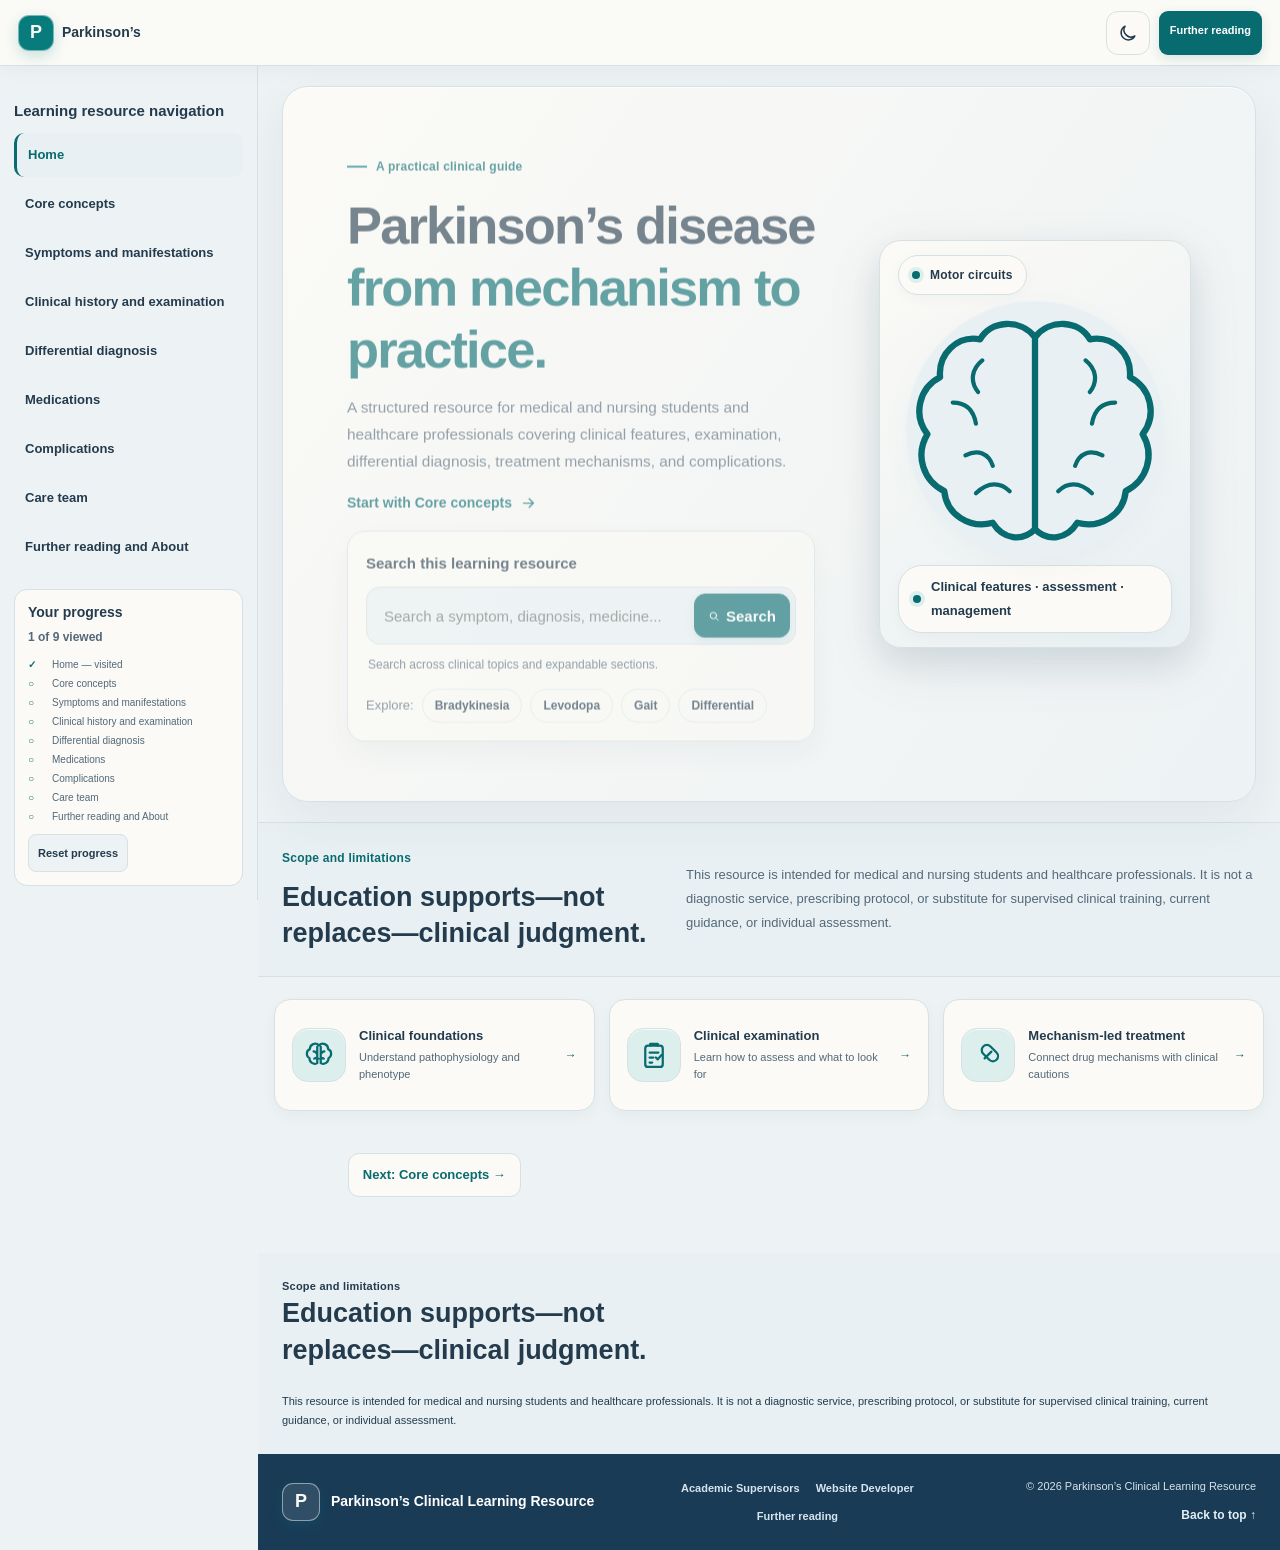
<file: index.legacy.html>
<!doctype html>
<html lang="en" dir="ltr">
  <head>
    <meta charset="UTF-8" />
    <meta name="viewport" content="width=device-width, initial-scale=1.0" />
    <meta http-equiv="refresh" content="0; url=index.html" />
    <title>Page moved | Parkinson’s Clinical Learning Resource</title>
  </head>
  <body>
    <p>This page has moved to the <a href="index.html">Parkinson’s Clinical Learning Resource</a>.</p>
  </body>
</html>
</file>
<file: style.css>
/* ألوان الهوية الطبية والخطوط الأساسية */
:root {
  color-scheme: light;
  --navy: #183b56;
  --ink: #183b56;
  --muted: #526575;
  --teal: #087f80;
  --teal-dark: #087f80;
  --green: #ddf1ef;
  --pale: #f2f8fb;
  --line: #d8e8e9;
  --white: #fff;
  --warning: #fff4e8;
  --warning-ink: #8d4b22;
  --shadow: 0 16px 40px #17364a12;
}

* { box-sizing: border-box; }
[hidden] { display: none !important; }
html { scroll-behavior: smooth; scroll-padding-top: 95px; }
body {
  margin: 0;
  background: var(--white);
  color: var(--ink);
  font-family: "Cairo", Tahoma, sans-serif;
  line-height: 1.75;
}
body, button, input, select, textarea { font-family: "Cairo", Tahoma, sans-serif; }
[lang="en"] body,
[lang="en"] button,
[lang="en"] input,
[lang="en"] select,
[lang="en"] textarea { font-family: "Segoe UI", Arial, sans-serif; }
a { color: var(--teal-dark); text-decoration: none; }
a:hover { text-decoration: underline; }
button, input, select, textarea { font-size: inherit; }
button { cursor: pointer; }
a[href], button:not(:disabled), summary, select, label,
input[type="checkbox"], input[type="radio"], [role="button"] { cursor: pointer; }
button:disabled { cursor: not-allowed; }
button:focus-visible, a:focus-visible, input:focus-visible, select:focus-visible,
textarea:focus-visible, summary:focus-visible {
  outline: 3px solid #e2a35d;
  outline-offset: 3px;
}
/* رابط تجاوز التنقل لتحسين إمكانية الوصول */
.skip-link {
  position: absolute;
  z-index: 100;
  top: 8px;
  right: 8px;
  padding: 8px 14px;
  transform: translateY(-160%);
  background: var(--navy);
  color: var(--white);
}
.skip-link:focus { transform: translateY(0); }
.section-shell { width: min(1160px, calc(100% - 48px)); margin-inline: auto; }

/* رأس الموقع والتنقل المتجاوب */
.site-header {
  position: sticky;
  z-index: 20;
  top: 0;
  display: flex;
  min-height: 78px;
  align-items: center;
  justify-content: space-between;
  gap: 20px;
  padding: 10px max(24px, calc((100% - 1280px) / 2));
  border-bottom: 1px solid #dce6e4d9;
  background: #ffffffed;
  backdrop-filter: blur(12px);
}
.brand { display: inline-flex; align-items: center; gap: 10px; color: var(--navy); font-weight: 800; white-space: nowrap; }
.brand:hover { text-decoration: none; }
.brand small { display: block; color: var(--muted); font-size: 10px; font-weight: 600; line-height: 1.3; }
.brand-mark {
  display: grid;
  width: 38px;
  height: 38px;
  place-items: center;
  border-radius: 12px;
  background: var(--teal);
  color: var(--white);
  font-size: 18px;
  direction: ltr;
}
.primary-nav { display: flex; flex-wrap: wrap; justify-content: center; gap: 4px 16px; }
.primary-nav a { padding: 8px 0; color: #4e626d; font-size: 12px; font-weight: 700; }
.primary-nav a:hover, .primary-nav a[aria-current="location"] { color: var(--teal-dark); }
.header-cta { border: 1px solid var(--line); border-radius: 8px; padding: 7px 13px; font-size: 12px; font-weight: 700; white-space: nowrap; }
.menu-toggle { display: none; }
.menu-toggle svg {
  width: 17px;
  height: 17px;
  fill: none;
  stroke: currentColor;
  stroke-width: 1.8;
  stroke-linecap: round;
}

/* الواجهة الرئيسية والبحث */
.hero {
  position: relative;
  isolation: isolate;
  display: grid;
  min-height: 570px;
  grid-template-columns: 1.05fr .95fr;
  align-items: center;
  gap: 52px;
  padding-block: 70px 55px;
  overflow: hidden;
  background-color: var(--pale);
}
.hero::before, .hero::after {
  position: absolute;
  z-index: 0;
  border: 1px solid #91c8b52a;
  border-radius: 50%;
  content: "";
  pointer-events: none;
}
.hero::before {
  top: 50%;
  right: 2%;
  width: 460px;
  height: 460px;
  transform: translateY(-50%);
  box-shadow: 0 0 0 24px #dff0e91a, 0 0 0 50px #dff0e910;
}
.hero::after {
  top: 18%;
  right: 10%;
  width: 11px;
  height: 11px;
  border: 0;
  background: #b7dacf70;
  box-shadow: 328px 278px 0 3px #c4e2d85c, -26px 306px 0 -2px #a6d1c44d;
}
.hero-copy, .hero-art {
  position: relative;
  z-index: 1;
}
.eyebrow { display: flex; align-items: center; gap: 9px; margin: 0 0 14px; color: var(--teal); font-size: 11px; font-weight: 800; letter-spacing: .02em; }
.eyebrow span { width: 20px; height: 2px; background: currentColor; }
h1, h2, h3, p { margin-top: 0; }
h1, h2, h3 { color: var(--navy); line-height: 1.35; }
h1 { margin-bottom: 16px; font-size: clamp(40px, 5vw, 66px); letter-spacing: -.04em; }
h1 em { color: var(--teal); font-style: normal; }
.hero-lead { max-width: 590px; margin-bottom: 26px; color: var(--muted); font-size: 16px; }
.global-search { max-width: 550px; padding: 16px; border: 1px solid var(--line); border-radius: 12px; background: var(--white); box-shadow: var(--shadow); }
.global-search > label, .field-label { display: block; margin-bottom: 6px; color: var(--navy); font-size: 12px; font-weight: 800; }
.search-control { display: flex; gap: 8px; }
.search-control input, .text-input { width: 100%; min-height: 43px; border: 1px solid var(--line); border-radius: 7px; padding: 9px 12px; background: #fff; color: var(--ink); }
.search-control input { min-width: 0; border-color: transparent; background: var(--pale); }
.search-control button, .button-primary { border: 1px solid var(--teal); border-radius: 7px; background: var(--teal); color: #fff; font-weight: 800; }
.search-control button { min-width: 74px; padding: 8px 12px; }
.search-hint { margin: 8px 0 0; color: var(--muted); font-size: 10px; }
.hero-actions { display: flex; flex-wrap: wrap; gap: 10px; margin-top: 18px; }
.button { display: inline-flex; min-height: 42px; align-items: center; justify-content: center; border-radius: 7px; padding: 9px 16px; font-size: 12px; font-weight: 800; }
.button:hover { text-decoration: none; transform: translateY(-1px); }
.button-primary { padding-inline: 17px; }
.button-secondary { border: 1px solid #c9dad6; background: #fff; color: var(--teal-dark); }
.hero-disclaimer { margin: 12px 0 0; color: var(--muted); font-size: 10px; }
.search-results { max-width: 550px; margin-top: 10px; border: 1px solid var(--line); border-radius: 9px; background: #fff; box-shadow: var(--shadow); }
.search-results ul { margin: 0; padding: 8px 26px 8px 12px; }
.search-results li { padding: 5px 0; color: var(--muted); font-size: 12px; }
.search-results a { font-weight: 700; }
.hero-art { position: relative; display: grid; min-height: 405px; place-items: center; }
.note-icon, .note-pulse { display: grid; width: 30px; height: 30px; place-items: center; border-radius: 50%; background: var(--green); color: var(--teal); font-size: 16px; }
/* بطاقات المسارات التعليمية */
.trust-strip { display: grid; grid-template-columns: repeat(3, 1fr); gap: 1px; padding: 18px max(24px, calc((100% - 1160px) / 2)); background: var(--navy); color: #fff; }
.trust-strip div { display: flex; flex-direction: column; padding: 8px 20px; }
.trust-strip strong { font-size: 13px; }
.trust-strip span { color: #c3d3d9; font-size: 10px; }

/* تنسيق أقسام المحتوى والبطاقات */
.content-section { padding-block: 82px; }
.section-tint { background: var(--pale); }
.section-heading { display: flex; align-items: end; justify-content: space-between; gap: 32px; margin-bottom: 30px; }
.section-heading h2 { margin: 0; font-size: clamp(27px, 3vw, 38px); letter-spacing: -.025em; }
.section-heading > p { max-width: 460px; margin: 0 0 3px; color: var(--muted); font-size: 13px; }
.overview-grid, .complication-grid, .team-grid, .leaflet-grid, .resource-grid { display: grid; grid-template-columns: repeat(3, minmax(0, 1fr)); gap: 15px; }
.info-card, .content-card, .medication-card, .resource-card, .leaflet-card, .complication-grid article, .team-grid article {
  border: 1px solid var(--line);
  border-radius: 11px;
  padding: 22px;
  background: #fff;
  box-shadow: 0 5px 20px #17364a08;
}
.info-card h3, .content-card h3, .medication-card h3, .resource-card h3, .leaflet-card h3, .complication-grid h3, .team-grid h3 { margin: 10px 0 8px; font-size: 17px; }
.info-card p, .content-card p, .medication-card p, .resource-card p, .leaflet-card p, .complication-grid p, .team-grid p { margin-bottom: 10px; color: var(--muted); font-size: 12px; }
.feature-card { border-top: 3px solid var(--teal); }
.card-icon { display: grid; width: 36px; height: 36px; place-items: center; border-radius: 9px; background: var(--green); color: var(--teal-dark); font-size: 11px; font-weight: 800; }
.info-card a { font-size: 11px; font-weight: 800; }
.callout { margin-top: 22px; border-radius: 9px; padding: 17px 20px; }
.callout p { margin: 4px 0 0; font-size: 12px; }
.callout-neutral { border-right: 3px solid var(--teal); background: #eef6f2; }
.callout-warning { border-right: 3px solid #d38345; background: var(--warning); color: var(--warning-ink); }
.callout-warning p { color: #694d3a; }
/* صناديق المعلومات والتنبيهات السريرية */
.two-column { display: grid; grid-template-columns: 1fr 1fr; gap: 16px; }
.content-card h3 { margin-top: 0; }
.check-list { display: grid; gap: 10px; padding: 0 20px 0 0; color: var(--ink); font-size: 12px; }
.check-list li::marker { color: var(--teal); }
.small-note { color: var(--muted); font-size: 10px !important; }
.text-link { display: inline-block; margin-top: 3px; font-size: 12px; font-weight: 800; }
.section-subheading { margin: 36px 0 15px; }
.section-subheading h3 { margin: 0 0 4px; font-size: 18px; }
.section-subheading p { margin: 0; color: var(--muted); font-size: 12px; }
.red-flag-grid { display: grid; grid-template-columns: repeat(3, 1fr); gap: 12px; }
.red-flag-grid article { border: 1px solid var(--line); border-radius: 8px; padding: 16px; background: #fff; }
.red-flag-grid strong { color: var(--navy); font-size: 12px; }
.red-flag-grid p { margin: 6px 0 0; color: var(--muted); font-size: 11px; }
/* الجداول وقوائم الأدوية */
.table-wrap { overflow-x: auto; border: 1px solid var(--line); border-radius: 10px; background: #fff; }
table { width: 100%; border-collapse: collapse; text-align: right; font-size: 11px; }
caption { padding: 12px 14px; color: var(--muted); text-align: right; }
th, td { min-width: 145px; border-top: 1px solid var(--line); padding: 12px 14px; vertical-align: top; }
thead th { background: #e8f1ee; color: var(--navy); font-size: 11px; }
tbody th { color: var(--navy); }
td { color: var(--muted); }
.medication-search { margin-bottom: 5px; }
.text-input { display: block; }
.medication-search + .text-input { max-width: 440px; margin-bottom: 18px; }
.medication-grid { display: grid; grid-template-columns: repeat(3, minmax(0, 1fr)); gap: 13px; }
.medication-card { padding: 18px; }
.tag { display: inline-block; border-radius: 20px; padding: 3px 9px; background: var(--green); color: var(--teal-dark); font-size: 9px; font-weight: 800; }
.medication-card h3 { font-size: 15px; }
.medication-card p { margin: 6px 0; }
.medication-card details { margin-top: 10px; border-top: 1px solid var(--line); padding-top: 9px; color: var(--muted); font-size: 11px; }
.medication-card summary { color: var(--teal-dark); font-weight: 800; cursor: pointer; }
.medication-card details p { margin-top: 8px; }
.empty-message { padding: 15px; color: var(--muted); font-size: 12px; }
.scenario-links { display: flex; flex-wrap: wrap; gap: 8px; margin-top: 16px; }
.scenario-links a { border: 1px solid var(--line); border-radius: 20px; padding: 5px 11px; background: #fff; font-size: 10px; font-weight: 700; }
.complication-grid { grid-template-columns: repeat(3, minmax(0, 1fr)); }
.complication-grid article { position: relative; min-height: 165px; }
.complication-grid article > span { color: var(--teal); font-size: 11px; font-weight: 800; }
.complication-grid h3 { margin-top: 8px; }
/* التنبيهات العاجلة ولوحة المتابعة */
.urgent-panel { margin-top: 22px; border: 1px solid #efc5a7; border-radius: 11px; padding: 22px; background: #fff8f2; }
.urgent-panel .eyebrow { margin-bottom: 7px; color: #a95229; }
.urgent-panel h3 { margin: 0; font-size: 20px; }
.urgent-panel ul { display: grid; gap: 7px; padding-right: 20px; color: #684b3a; font-size: 12px; }
.urgent-panel li::marker { color: #b65d31; }
.urgent-panel > p:last-child { margin-bottom: 0; color: #684b3a; font-size: 11px; font-weight: 700; }
.admission-card { margin-top: 18px; }
.checklist { display: grid; grid-template-columns: 1fr 1fr; gap: 11px; }
.checklist label, .case-question label { display: flex; align-items: flex-start; gap: 9px; color: var(--ink); font-size: 11px; }
input[type="checkbox"], input[type="radio"] { accent-color: var(--teal); }
.demo-banner { display: flex; align-items: center; gap: 12px; margin-bottom: 16px; border: 1px solid #b9d9cd; border-radius: 8px; padding: 11px 15px; background: #edf7f1; color: var(--teal-dark); font-size: 11px; }
.demo-banner span { color: var(--muted); }
.dashboard-grid { display: grid; grid-template-columns: .8fr 1.2fr; gap: 15px; }
.dashboard-details { display: grid; grid-template-columns: repeat(3, minmax(0, 1fr)); gap: 13px; margin-top: 14px; }
.dashboard-details .content-card { padding: 17px; }
.dashboard-details h3 { font-size: 14px; }
.demo-list { display: grid; gap: 7px; margin: 7px 0 0; padding-right: 18px; color: var(--muted); font-size: 10px; }
.demo-list li::marker { color: var(--teal); }
.visit-summary { grid-column: span 2; }
.visit-summary p { margin-bottom: 5px; font-size: 10px; }
.demo-profile dl { margin: 15px 0 0; }
.demo-profile dl div { display: flex; justify-content: space-between; gap: 10px; border-top: 1px solid var(--line); padding: 8px 0; font-size: 10px; }
.demo-profile dt { color: var(--muted); }
.demo-profile dd { margin: 0; color: var(--navy); font-weight: 700; text-align: left; }
.chart-heading { display: flex; justify-content: space-between; gap: 10px; }
.chart-heading h3 { margin: 0; font-size: 15px; }
.chart-heading p { margin: 0; font-size: 10px; }
.demo-chart { margin-top: 14px; border-right: 1px solid var(--line); border-bottom: 1px solid var(--line); padding: 10px 14px 0; }
.chart-bars { display: flex; height: 135px; align-items: end; justify-content: space-around; gap: 10px; background: repeating-linear-gradient(to top, transparent 0 33px, #e8eeec 34px 35px); }
.chart-bars span { width: 10%; height: var(--bar); border-radius: 5px 5px 0 0; background: #53a69a; opacity: .65; }
.chart-labels { display: flex; justify-content: space-around; padding-top: 4px; color: var(--muted); font-size: 9px; }
.assessment-list { margin-top: 15px; border: 1px solid var(--line); border-radius: 9px; padding: 17px; }
.assessment-list h3 { margin: 0 0 6px; font-size: 14px; }
.assessment-list p { margin-bottom: 5px; color: var(--muted); font-size: 11px; }
.backend-note { margin: 13px 0 0; border-right: 3px solid #8daab2; padding: 8px 12px; color: var(--muted); font-size: 10px; }
/* فريق الرعاية والنماذج التفاعلية */
.team-grid { grid-template-columns: repeat(4, minmax(0, 1fr)); }
.team-grid article { padding: 17px; }
.team-grid h3 { margin-top: 0; font-size: 14px; }
.care-plan-wrap { margin-top: 22px; border: 1px solid var(--line); border-radius: 11px; padding: 22px; background: #fff; }
.care-plan-heading { display: flex; justify-content: space-between; align-items: center; gap: 12px; }
.care-plan-heading h3 { margin: 0; font-size: 18px; }
.care-plan-heading p { margin: 3px 0 0; color: var(--muted); font-size: 10px; }
.care-plan-form { display: grid; grid-template-columns: 1fr 1fr; gap: 14px; margin-top: 16px; }
.care-plan-form label { color: var(--navy); font-size: 11px; font-weight: 800; }
.care-plan-form input, .care-plan-form textarea { display: block; width: 100%; margin-top: 5px; border: 1px solid var(--line); border-radius: 6px; padding: 8px 10px; color: var(--ink); }
.care-plan-form textarea { resize: vertical; }
.care-plan-form button { justify-self: start; }
.form-message { align-self: center; margin: 0; color: var(--teal-dark); font-size: 11px; }
/* الحالة التعليمية وبطاقات المصادر */
.case-card { max-width: 820px; margin-inline: auto; border: 1px solid var(--line); border-radius: 12px; padding: 24px; background: #fff; box-shadow: var(--shadow); }
.case-label { display: inline-block; margin-bottom: 16px; border-radius: 20px; padding: 4px 11px; background: #fff1e4; color: #8d4b22; font-size: 10px; font-weight: 800; }
.case-card h3 { margin-bottom: 8px; font-size: 18px; }
.case-card p { color: var(--muted); font-size: 12px; }
.case-card .button { margin-top: 8px; }
.case-question { margin-top: 20px; border-top: 1px solid var(--line); padding-top: 18px; }
.case-question fieldset { display: grid; gap: 11px; margin: 12px 0; border: 0; padding: 0; }
.case-question legend { margin-bottom: 8px; color: var(--navy); font-size: 11px; font-weight: 800; }
.feedback { margin-top: 12px; border-radius: 7px; padding: 11px; background: var(--green); color: var(--teal-dark) !important; }
.text-button { display: block; margin-top: 12px; border: 0; padding: 4px 0; background: transparent; color: var(--teal-dark); font-size: 11px; font-weight: 800; text-decoration: underline; }
.library-tools { display: grid; max-width: 100%; grid-template-columns: minmax(0, 1fr) repeat(3, minmax(125px, 170px)); align-items: end; gap: 6px 12px; margin-bottom: 18px; }
.library-tools .field-label:first-child { grid-column: 1; }
.library-tools .field-label:nth-of-type(2) { grid-column: 2; grid-row: 1; }
.library-tools .field-label:nth-of-type(3) { grid-column: 3; grid-row: 1; }
.library-tools .field-label:nth-of-type(4) { grid-column: 4; grid-row: 1; }
.library-tools #librarySearch { grid-column: 1; grid-row: 2; }
.library-tools #libraryType { grid-column: 2; grid-row: 2; }
.library-tools #libraryYear { grid-column: 3; grid-row: 2; }
.library-tools #libraryTopic { grid-column: 4; grid-row: 2; }
.resource-card { display: flex; flex-direction: column; align-items: flex-start; }
.resource-card h3 { font-size: 14px; }
.resource-card p { font-size: 11px; }
.resource-card a { margin-top: auto; padding-top: 8px; font-size: 11px; font-weight: 800; }
.leaflet-grid { grid-template-columns: repeat(3, minmax(0, 1fr)); }
.leaflet-card { display: flex; flex-direction: column; align-items: flex-start; }
.leaflet-card > span { color: var(--teal); font-size: 9px; font-weight: 800; }
.leaflet-card h3 { font-size: 15px; }
.leaflet-card p { flex: 1; }
.leaflet-print { margin-top: 8px; border: 1px solid var(--line); border-radius: 6px; padding: 6px 10px; background: #fff; color: var(--teal-dark); font-size: 10px; font-weight: 800; }
/* تنبيه الاستخدام وتذييل الموقع */
.disclaimer-section { padding-block: 45px; background: #eaf3f0; }
.disclaimer-content { display: grid; grid-template-columns: 1fr 1fr; align-items: center; gap: 40px; }
.disclaimer-content h2 { margin: 0; font-size: 25px; }
.disclaimer-content > p { margin: 0; color: var(--muted); font-size: 12px; }
.site-footer { display: flex; align-items: center; justify-content: space-between; gap: 20px; padding: 22px max(24px, calc((100% - 1160px) / 2)); background: var(--navy); color: #fff; }
.footer-brand { color: #fff; }
.footer-brand small { color: #c3d3d9; }
.site-footer nav { display: flex; flex-wrap: wrap; gap: 8px 16px; }
.site-footer nav a { color: #d9e5e8; font-size: 10px; }
.site-footer p { margin: 0; color: #c3d3d9; font-size: 9px; }

/* تنسيق الطباعة والاستجابة لمقاسات الشاشات المختلفة */
@media (max-width: 1050px) {
  .site-header { flex-wrap: wrap; }
  .primary-nav { order: 4; width: 100%; }
  .hero { gap: 30px; }
  .team-grid { grid-template-columns: repeat(2, minmax(0, 1fr)); }
}
@media (max-width: 760px) {
  html { scroll-padding-top: 75px; }
  .section-shell { width: min(100% - 32px, 600px); }
  .site-header { min-height: 68px; padding: 9px 16px; }
  .menu-toggle { display: block; margin-inline-start: auto; border: 1px solid var(--line); border-radius: 7px; padding: 6px 11px; background: #fff; color: var(--navy); font-size: 11px; font-weight: 800; }
  .header-cta { display: none; }
  .primary-nav { display: none; order: 5; width: 100%; align-items: stretch; gap: 0; padding: 6px 0 10px; }
  .primary-nav.is-open { display: grid; grid-template-columns: 1fr 1fr; }
  .primary-nav a { border-top: 1px solid var(--line); padding: 8px 5px; }
  .hero { min-height: 0; grid-template-columns: 1fr; gap: 25px; padding-block: 48px 35px; }
  .hero::before { top: 25%; right: -195px; width: 370px; height: 370px; }
  .hero::after { top: 11%; right: 12%; }
  .hero-art { min-height: 300px; grid-row: 1; }
  .hero-copy { grid-row: 2; }
  h1 { font-size: clamp(38px, 11vw, 56px); }
  .hero-lead { font-size: 14px; }
  .trust-strip { grid-template-columns: 1fr; padding: 12px 16px; }
  .trust-strip div { padding: 6px 4px; }
  .content-section { padding-block: 55px; }
  .section-heading { display: block; margin-bottom: 23px; }
  .section-heading > p { margin-top: 12px; }
  .overview-grid, .complication-grid, .team-grid, .leaflet-grid, .resource-grid, .medication-grid, .red-flag-grid { grid-template-columns: 1fr; }
  .two-column, .dashboard-grid, .disclaimer-content { grid-template-columns: 1fr; }
  .dashboard-details { grid-template-columns: 1fr; }
  .visit-summary { grid-column: auto; }
  .checklist { grid-template-columns: 1fr; }
  .care-plan-form { grid-template-columns: 1fr; }
  .library-tools { grid-template-columns: 1fr; }
  .library-tools .field-label:first-child, .library-tools .field-label:nth-of-type(2),
  .library-tools .field-label:nth-of-type(3), .library-tools .field-label:nth-of-type(4),
  .library-tools #librarySearch, .library-tools #libraryType,
  .library-tools #libraryYear, .library-tools #libraryTopic { grid-column: 1; grid-row: auto; }
  .care-plan-heading { align-items: flex-start; flex-direction: column; }
  .site-footer { align-items: flex-start; flex-direction: column; padding: 22px 16px; }
  .site-footer nav { gap: 8px 13px; }
}
@media (prefers-reduced-motion: reduce) {
  *, *::before, *::after { scroll-behavior: auto !important; transition-duration: .01ms !important; animation-duration: .01ms !important; animation-iteration-count: 1 !important; }
}
@media print {
  body { background: #fff; color: #111; font-family: Arial, sans-serif; }
  .site-header, .site-footer, .hero, .trust-strip, .content-section:not(#care),
  .disclaimer-section, .print-button, .care-plan-form button, .care-plan-form .form-message,
  .care-plan-wrap > .small-note { display: none !important; }
  #care { display: block !important; padding: 0; background: #fff; }
  #care > .section-shell > :not(.care-plan-wrap) { display: none !important; }
  .care-plan-wrap { border: 0; padding: 0; box-shadow: none; }
  .care-plan-wrap::before { content: "قالب خطة رعاية مشتركة — نموذج تعليمي"; display: block; margin-bottom: 18px; font-size: 18px; font-weight: bold; }
  .care-plan-form { display: grid; grid-template-columns: 1fr 1fr; }
  .care-plan-form input, .care-plan-form textarea { border: 0; border-bottom: 1px solid #999; border-radius: 0; }
}
@media print {
  body.print-leaflet .site-header, body.print-leaflet .site-footer,
  body.print-leaflet .hero, body.print-leaflet .trust-strip,
  body.print-leaflet .content-section:not(#resources),
  body.print-leaflet .disclaimer-section { display: none !important; }
  body.print-leaflet #resources { display: block !important; padding: 0; background: #fff; }
  body.print-leaflet #resources > .section-shell > :not(.leaflet-grid) { display: none !important; }
  body.print-leaflet .leaflet-grid { display: block; }
  body.print-leaflet .leaflet-card:not(.print-selected) { display: none !important; }
  body.print-leaflet .print-selected { border: 0; padding: 0; box-shadow: none; }
  body.print-leaflet .print-selected .leaflet-print { display: none; }
}

/* تحسين تباين الألوان وراحة القراءة */
:root {
  --navy: #183b56;
  --ink: #183b56;
  --muted: #526575;
  --teal: #087f80;
  --teal-dark: #087f80;
  --green: #ddf1ef;
  --pale: #f2f8fb;
  --line: #d8e8e9;
  --warning: #fff5eb;
  --warning-ink: #78421f;
  --shadow: 0 8px 24px #183b560c;
}
body { background: #fff; color: var(--ink); line-height: 1.8; }
.site-header { min-height: 72px; padding-inline: max(24px, calc((100% - 1180px) / 2)); border-bottom-color: #dce6e0d9; background: #fffffff2; box-shadow: 0 3px 14px #203d3808; }
.brand { font-size: 17px; }
.brand-mark { border-radius: 11px; background: var(--teal); }
.primary-nav { gap: 24px; }
.primary-nav a { color: var(--muted); font-size: 14px; }
.header-cta { border: 0; border-radius: 7px; padding: 9px 15px; background: var(--teal-dark); color: #fff; }
.language-toggle { border: 1px solid var(--line); border-radius: 7px; padding: 7px 12px; background: #fff; color: var(--navy); font-size: 13px; font-weight: 800; white-space: nowrap; }
.hero {
  width: 100%;
  max-width: none;
  min-height: 530px;
  grid-template-columns: minmax(0, 1fr) minmax(300px, .85fr);
  gap: 50px;
  padding: 66px max(32px, calc((100% - 1120px) / 2));
  overflow: hidden;
  background: linear-gradient(120deg, #f4f8f5 0%, #eaf3ee 100%);
  color: var(--ink);
}
.hero h1 { color: var(--navy); font-size: clamp(38px, 4.3vw, 54px); }
.hero h1 em { color: var(--teal-dark); }
.hero .eyebrow { color: var(--teal-dark); }
.hero-lead, .hero-disclaimer { color: var(--muted); }
.hero-lead { font-size: 16px; }
.hero-disclaimer { font-size: 12px; }
.global-search { max-width: 530px; border: 1px solid var(--line); border-radius: 12px; padding: 15px; box-shadow: 0 8px 24px #203d380a; }
.global-search > label { font-size: 14px; }
.search-control input { background: var(--pale); }
.search-control button, .button-primary { border-color: var(--teal-dark); background: var(--teal-dark); }
.button { font-size: 14px; }
.button-secondary { border-color: #cbdad3; }
.search-hint { font-size: 12px; }
.hero-actions { margin-top: 15px; }
.hero-actions .button-secondary { border-color: #cbdad3; background: #fff; color: var(--teal-dark); }
.search-results { color: var(--ink); }
.search-results li { font-size: 14px; }
.trust-strip { background: #eaf2ed; color: var(--navy); }
.trust-strip div { border-left: 1px solid #d5e2da; }
.trust-strip div:last-child { border-left: 0; }
.trust-strip strong { font-size: 14px; }
.trust-strip span { color: var(--muted); font-size: 12px; }
.content-section { padding-block: 68px; }
.section-tint { background: var(--pale); }
.section-heading { margin-bottom: 25px; }
.section-heading h2 { font-size: clamp(27px, 3vw, 35px); }
.section-heading > p { font-size: 15px; }
.eyebrow { margin-bottom: 10px; font-size: 12px; }
.info-card, .content-card, .medication-card, .resource-card, .leaflet-card,
.complication-grid article, .team-grid article {
  border-color: var(--line);
  border-radius: 12px;
  box-shadow: 0 5px 18px #203d3808;
}
.feature-card { border-top: 0; border-right: 3px solid var(--teal); }
.card-icon { background: var(--green); color: var(--teal-dark); }
.info-card h3, .content-card h3, .medication-card h3, .resource-card h3,
.leaflet-card h3, .complication-grid h3, .team-grid h3 { font-size: 18px; }
.info-card p, .content-card p, .medication-card p, .resource-card p,
.leaflet-card p, .complication-grid p, .team-grid p { font-size: 14px; }
.info-card a, .text-link, .resource-card a, .leaflet-print { font-size: 13px; }
.callout { border-radius: 10px; }
.callout p { font-size: 14px; }
.callout-neutral { border-right-color: var(--teal); background: #edf5f0; }
.red-flag-grid { gap: 10px; }
.red-flag-grid article { border-color: var(--line); border-radius: 10px; }
.red-flag-grid p, .check-list, .checklist label, .case-question label,
.section-subheading p, .medication-card details, .case-card p { font-size: 14px; }
.small-note { font-size: 12px !important; }
.table-wrap { border-color: var(--line); }
table { font-size: 13px; }
thead th { background: #eaf2ed; }
.tag { background: var(--green); color: var(--teal-dark); font-size: 11px; }
.scenario-links a, .leaflet-print { border-color: var(--line); font-size: 12px; }
.urgent-panel { border-color: #ead0b8; border-radius: 11px; background: #fff8f2; }
.urgent-panel ul { color: #604b3c; font-size: 14px; }
.urgent-panel > p:last-child { color: #604b3c; font-size: 13px; }
.demo-banner { border-color: #c9ddd1; background: #edf5f0; color: var(--teal-dark); font-size: 13px; }
.demo-list, .demo-profile dl div, .assessment-list p, .backend-note,
.care-plan-heading p, .care-plan-form label, .form-message,
.case-question legend, .disclaimer-content > p { font-size: 13px; }
.chart-labels, .site-footer nav a, .site-footer p { font-size: 11px; }
.care-plan-wrap, .case-card { border-color: var(--line); border-radius: 12px; box-shadow: 0 5px 18px #203d3808; }
.site-footer { background: #203d38; }

[dir="ltr"] .feature-card { border-right: 1px solid var(--line); border-left: 3px solid var(--teal); }
[dir="ltr"] .callout-neutral { border-right-color: transparent; border-left-color: var(--teal); }
[dir="ltr"] .callout-warning { border-right: 0; border-left: 3px solid #d38345; }
[dir="ltr"] .urgent-panel ul { padding-right: 0; padding-left: 20px; }
[dir="ltr"] .demo-list { padding-right: 0; padding-left: 18px; }
[dir="ltr"] .demo-chart { border-right: 0; border-left: 1px solid var(--line); }
[dir="ltr"] .backend-note { border-right: 0; border-left: 3px solid #8daab2; }
[dir="ltr"] .trust-strip div { border-left: 0; border-right: 1px solid #d5e2da; }
[dir="ltr"] .trust-strip div:last-child { border-right: 0; }
[dir="ltr"] .skip-link { right: auto; left: 8px; }
[dir="ltr"] .note-top { right: auto; left: 0; }
[dir="ltr"] .note-bottom { left: auto; right: -2%; }

/* درجات مريحة لأقسام الموقع بعد الواجهة الرئيسية */
.trust-strip {
  background: #294d43;
  color: #fff;
}
.trust-strip div { border-color: #ffffff2b; }
.trust-strip strong { color: #fff; }
.trust-strip span { color: #e0ebe3; }
.section-tint { background: #f0f4ef; }
.content-section:not(.section-tint) { background: #fff; }
.content-section .eyebrow { color: #8b6842; }
.content-section .eyebrow span { background: currentColor; }
.content-section h2, .content-section h3 { color: #29463d; }
.info-card, .content-card, .medication-card, .resource-card, .leaflet-card,
.complication-grid article, .team-grid article, .care-plan-wrap, .case-card {
  border-color: #dce5dc;
  box-shadow: 0 8px 22px #294d430d;
}
.info-card:hover, .medication-card:hover, .resource-card:hover,
.leaflet-card:hover, .complication-grid article:hover, .team-grid article:hover {
  border-color: #b7cbbd;
  box-shadow: 0 12px 26px #294d4317;
  transform: translateY(-2px);
}
.feature-card { border-top-color: #b77b45; }
[dir="ltr"] .feature-card { border-left-color: #b77b45; }
.card-icon { background: #f5eadb; color: #815329; }
.callout-neutral { border-color: #c8ddd0; border-right-color: #43816b; background: #edf5ef; }
[dir="ltr"] .callout-neutral { border-left-color: #43816b; }
.tag { background: #f5eadb; color: #76502d; }
.scenario-links a {
  border-color: #d6dfd6;
  background: #f7f8f4;
  color: #36594d;
}
.scenario-links a:hover, .leaflet-print:hover {
  border-color: #b77b45;
  background: #fbf4ea;
  text-decoration: none;
}
.red-flag-grid article { background: #fff; }
.red-flag-grid article strong { color: #29463d; }
.table-wrap { box-shadow: 0 6px 18px #294d430a; }
thead th { background: #e6eee7; }
tbody tr:nth-child(even) { background: #f8faf7; }
.urgent-panel {
  border-color: #e5c6a5;
  background: #fff6eb;
  box-shadow: 0 8px 20px #8b68420d;
}
.urgent-panel .eyebrow { color: #985a32; }
.demo-banner { border-color: #bdd5c5; background: #eaf3ec; }
.case-label { background: #f5eadb; color: #815329; }
.feedback { background: #eaf3ec; color: #245f50 !important; }
.disclaimer-section { background: #e9f0e9; }
.site-footer { background: #203d38; }
.site-footer nav a:hover { color: #fff; }

@media (max-width: 1050px) {
  .primary-nav { order: initial; width: auto; }
}
@media (max-width: 900px) {
  .site-header { flex-wrap: wrap; }
  .menu-toggle { display: block; margin-inline-start: auto; border: 1px solid var(--line); border-radius: 7px; padding: 7px 12px; background: #fff; color: var(--navy); font-size: 13px; font-weight: 800; }
  .header-cta { display: inline-flex; }
  .primary-nav { display: none; order: 5; width: 100%; grid-template-columns: repeat(3, 1fr); gap: 0 12px; padding: 7px 0; }
  .primary-nav.is-open { display: grid; }
  .primary-nav a { border-top: 1px solid var(--line); padding: 8px 3px; }
}
@media (max-width: 760px) {
  .site-header { min-height: 65px; padding: 8px 16px; gap: 10px; }
  .brand { font-size: 15px; }
  .brand-mark { width: 34px; height: 34px; }
  .menu-toggle { margin-inline-start: auto; }
  .header-cta { display: none; }
  .primary-nav { grid-template-columns: 1fr 1fr; }
  .hero {
    min-height: 0;
    grid-template-columns: 1fr;
    gap: 16px;
    padding: 36px 20px 33px;
  }
  .hero-copy { grid-row: 1; }
  .hero-art { grid-row: 2; min-height: 205px; width: 100%; max-width: 290px; justify-self: center; }
  .hero h1 { font-size: clamp(34px, 8.5vw, 42px); }
  .hero-lead { margin-bottom: 18px; font-size: 14px; }
  .global-search { padding: 12px; }
  .search-control { gap: 6px; }
  .search-control button { min-width: 64px; }
  .hero-actions .button { flex: 1; }
  .trust-strip { grid-template-columns: 1fr; gap: 0; padding: 11px 20px; }
  .trust-strip div { border-left: 0; border-bottom: 1px solid #d5e2da; padding: 8px 2px; }
  .trust-strip div:last-child { border-bottom: 0; }
  [dir="ltr"] .trust-strip div { border-right: 0; }
  .content-section { padding-block: 48px; }
}
@media (max-width: 380px) {
  .primary-nav.is-open { grid-template-columns: 1fr; }
  .hero-actions { flex-direction: column; }
}

/* توحيد نظام الهوية السريرية */
body { color: var(--ink); }
h1, h2, h3, .brand, .brand small, .field-label, .global-search > label,
.primary-nav a, .header-cta, .trust-card strong { color: var(--navy); }
a { color: var(--teal); }
.site-header {
  min-height: 72px;
  border-bottom: 1px solid var(--line);
  background: #fff;
  box-shadow: none;
}
.brand-mark { background: var(--navy); }
.primary-nav { gap: 20px; }
.primary-nav a {
  position: relative;
  font-size: 13px;
  transition: color .18s ease;
}
.primary-nav a:hover, .primary-nav a[aria-current="location"] { color: var(--teal); }
.primary-nav a[aria-current="location"]::after {
  position: absolute;
  right: 0;
  bottom: 2px;
  left: 0;
  height: 2px;
  border-radius: 2px;
  background: var(--teal);
  content: "";
}
.header-cta { border-radius: 7px; background: var(--teal); color: #fff; }
.language-toggle, .menu-toggle { border-color: var(--line); }
.hero {
  min-height: 520px;
  background: var(--pale);
}
.hero .eyebrow, .hero h1 em { color: var(--teal); }
.hero-lead, .hero-disclaimer, .section-heading > p { color: var(--muted); }
.trust-icon svg { width: 23px; height: 23px; fill: none; stroke: currentColor; stroke-linecap: round; stroke-linejoin: round; stroke-width: 1.7; }
.global-search {
  border-color: var(--line);
  background: #fff;
  box-shadow: 0 6px 18px #183b5608;
}
.search-control input, .text-input, .care-plan-form input, .care-plan-form textarea {
  border-color: var(--line);
  background: #fff;
}
.search-control input { background: var(--pale); }
.search-control button, .button-primary {
  border-color: var(--teal);
  background: var(--teal);
  transition: background-color .18s ease, transform .18s ease;
}
.search-control button:hover, .button-primary:hover, .header-cta:hover {
  background: #066d6e;
}
.search-control button { display: inline-flex; align-items: center; justify-content: center; gap: 7px; }
.search-control button svg { width: 17px; height: 17px; fill: none; stroke: currentColor; stroke-linecap: round; stroke-width: 1.8; }
.button-secondary { border-color: var(--line); color: var(--teal); }
.button-secondary:hover { background: var(--green); }
.trust-strip {
  display: grid;
  grid-template-columns: repeat(3, minmax(0, 1fr));
  gap: 16px;
  padding: 24px max(24px, calc((100% - 1160px) / 2));
  background: #fff;
  color: var(--ink);
}
.trust-card {
  display: flex;
  min-height: 88px;
  align-items: center;
  gap: 14px;
  border: 1px solid var(--line);
  border-radius: 10px;
  padding: 16px;
  background: #fff;
  box-shadow: 0 4px 14px #183b5608;
  transition: border-color .18s ease, box-shadow .18s ease, transform .18s ease;
}
.trust-card:hover {
  transform: translateY(-2px);
  border-color: #a8d2d1;
  box-shadow: 0 8px 20px #183b5612;
  text-decoration: none;
}
.trust-icon {
  display: grid;
  width: 44px;
  height: 44px;
  flex: 0 0 44px;
  place-items: center;
  border-radius: 50%;
  background: var(--green);
  color: var(--teal);
}
.trust-copy { display: grid; gap: 2px; }
.trust-card strong { font-size: 14px; }
.trust-card .trust-copy > span { color: var(--muted); font-size: 12px; }
.trust-arrow { margin-inline-start: auto; color: var(--teal); font-size: 18px; }
.content-section { padding-block: 72px; }
.section-tint { background: var(--pale); }
.content-section .eyebrow { color: var(--teal); }
.content-section h2, .content-section h3 { color: var(--navy); }
.info-card, .content-card, .medication-card, .resource-card, .leaflet-card,
.complication-grid article, .team-grid article, .care-plan-wrap, .case-card {
  border-color: var(--line);
  box-shadow: 0 4px 16px #183b5608;
}
.info-card:hover, .medication-card:hover, .resource-card:hover,
.leaflet-card:hover, .complication-grid article:hover, .team-grid article:hover {
  border-color: #b4d4d5;
  box-shadow: 0 8px 22px #183b5610;
}
.feature-card { border-top-color: var(--teal); }
[dir="ltr"] .feature-card { border-left-color: var(--teal); }
.card-icon, .tag, .feedback { background: var(--green); color: var(--teal); }
.callout-neutral { border-color: var(--line); border-right-color: var(--teal); background: var(--green); }
[dir="ltr"] .callout-neutral { border-left-color: var(--teal); }
.table-wrap { border-color: var(--line); }
thead th { background: var(--green); }
tbody tr:nth-child(even) { background: #f8fbfc; }
.scenario-links a, .leaflet-print { border-color: var(--line); color: var(--teal); }
.urgent-panel { border-color: #ead9c7; }
.demo-banner { border-color: #c3e0dc; background: var(--green); }
.case-label { background: #f8efe5; color: #78421f; }
.disclaimer-section { background: var(--pale); }
.site-footer { background: var(--navy); }
.site-footer nav a, .site-footer p, .footer-brand small { color: #d6e5ed; }
.site-footer nav a:hover { color: #fff; }

@media (max-width: 1050px) {
  .site-header { flex-wrap: wrap; }
  .menu-toggle {
    display: block;
    margin-inline-start: auto;
    border: 1px solid var(--line);
    border-radius: 7px;
    padding: 7px 12px;
    background: #fff;
    color: var(--navy);
    font-size: 13px;
    font-weight: 700;
  }
  .primary-nav { display: none; order: 5; width: 100%; }
  .primary-nav.is-open { display: grid; grid-template-columns: repeat(3, minmax(0, 1fr)); }
  .primary-nav a { border-top: 1px solid var(--line); padding: 8px 3px; }
  .header-cta { display: inline-flex; }
}
@media (max-width: 900px) {
  .trust-strip { grid-template-columns: 1fr; }
}
@media (max-width: 760px) {
  .hero { padding: 42px 20px 34px; }
  .hero::before { top: 69%; right: 50%; width: 310px; height: 310px; transform: translate(50%, -50%); }
  .hero::after { top: 62%; right: 17%; }
  .hero-copy { grid-row: 1; }
  .hero-art { grid-row: 2; }
  .header-cta { display: none; }
  .primary-nav.is-open { grid-template-columns: repeat(2, minmax(0, 1fr)); }
  .hero-art { min-height: 260px; max-width: 360px; }
  .trust-strip { padding: 16px; }
  .trust-card { min-height: 78px; }
  .content-section { padding-block: 52px; }
}
@media (max-width: 380px) {
  .primary-nav.is-open { grid-template-columns: 1fr; }
}
@media (prefers-reduced-motion: reduce) {
  .trust-card, .info-card, .medication-card, .resource-card, .leaflet-card,
  .complication-grid article, .team-grid article, .search-control button, .button {
    transition: none;
  }
}

/* تحسين وضوح الخط والحركة ونتائج البحث */
body, button, input, select, textarea {
  font-family: "IBM Plex Sans Arabic", Tahoma, sans-serif;
}
[lang="en"] body,
[lang="en"] button,
[lang="en"] input,
[lang="en"] select,
[lang="en"] textarea {
  font-family: "Inter", "Segoe UI", Arial, sans-serif;
}
body { font-size: 16px; line-height: 1.85; }
h1, h2, h3 { letter-spacing: 0; }
.hero h1 { font-size: clamp(38px, 4.2vw, 52px); line-height: 1.45; }
.hero-lead { max-width: 600px; font-size: 18px; line-height: 1.9; }
.hero-disclaimer, .search-hint { font-size: 13px; line-height: 1.7; }
.global-search > label, .field-label { font-size: 15px; }
.search-control input, .search-control button, .button { font-size: 15px; }
.info-card p, .content-card p, .medication-card p, .resource-card p,
.leaflet-card p, .complication-grid p, .team-grid p,
.section-heading > p, .check-list, .checklist label, .case-question label,
.medication-card details, .case-card p, .urgent-panel ul { font-size: 15px; line-height: 1.85; }
.small-note { font-size: 13px !important; line-height: 1.75; }
.tag, .search-result-section { font-size: 12px; }
.search-results {
  max-width: 530px;
  max-height: min(55vh, 520px);
  overflow: hidden;
  border-color: var(--line);
  border-radius: 12px;
  box-shadow: 0 12px 28px #183b5612;
}
.search-results.has-results { overflow-y: auto; overscroll-behavior: contain; }
.search-results-header { padding: 15px 16px 12px; }
.search-result-heading { display: block; color: var(--navy); font-size: 16px; }
.search-results-hint { display: block; margin-top: 3px; color: var(--muted); font-size: 13px; }
.search-result-list { display: grid; gap: 9px; margin: 0; padding: 0 12px 12px; list-style: none; }
.search-more-results { margin: 0 12px 12px; }
.search-more-results summary {
  border: 1px solid var(--line);
  border-radius: 8px;
  padding: 10px 12px;
  color: var(--teal);
  cursor: pointer;
  font-size: 14px;
  font-weight: 700;
}
.search-more-results[open] summary { margin-bottom: 9px; }
.search-more-results .search-result-list { padding: 0; }
.search-result-card {
  display: grid;
  gap: 4px;
  border: 1px solid var(--line);
  border-radius: 9px;
  padding: 12px 14px;
  background: #fff;
  transition: border-color .18s ease, background-color .18s ease;
}
.search-result-card:hover { border-color: #9dc9c9; background: #fbfefe; text-decoration: none; }
.search-result-section { color: var(--teal); font-weight: 700; }
.search-result-title { color: var(--navy); font-size: 16px; line-height: 1.5; }
.search-result-excerpt { margin: 0; color: var(--muted); font-size: 14px; line-height: 1.75; }
.search-result-card mark { border-radius: 3px; padding-inline: 2px; background: var(--green); color: var(--navy); }
.search-result-action { justify-self: start; margin-top: 2px; color: var(--teal); font-size: 13px; font-weight: 700; }
.search-no-results { margin: 7px 0 0; color: var(--muted); font-size: 14px; line-height: 1.7; }
.search-suggestions {
  display: flex;
  flex-wrap: wrap;
  align-items: center;
  gap: 7px;
  margin-top: 10px;
  color: var(--muted);
  font-size: 13px;
}
.search-suggestions button {
  border: 1px solid var(--line);
  border-radius: 20px;
  padding: 3px 10px;
  background: #fff;
  color: var(--teal);
  font-size: 13px;
  font-weight: 600;
  transition: border-color .18s ease, background-color .18s ease;
}
.search-suggestions button:hover { border-color: #9dc9c9; background: var(--green); }
.hero-copy { animation: hero-enter .65s ease-out both; }
.hero-art { isolation: isolate; }
@keyframes hero-enter {
  from { opacity: 0; transform: translateY(12px); }
  to { opacity: 1; transform: translateY(0); }
}
@media (max-width: 760px) {
  .hero h1 { font-size: clamp(34px, 8.5vw, 42px); }
  .hero-lead { font-size: 16px; }
  .search-results { max-width: 100%; }
}
@media (prefers-reduced-motion: reduce) {
  .hero-copy { animation: none !important; }
  .search-result-card, .search-suggestions button { transition: none; }
}
.doctor-grid {
  display: grid;
  grid-template-columns: repeat(3, minmax(0, 1fr));
  gap: 14px;
}
.doctor-card {
  display: flex;
  min-height: 104px;
  align-items: center;
  gap: 15px;
  border: 1px solid var(--line);
  border-radius: 11px;
  padding: 20px;
  background: #fff;
  box-shadow: 0 4px 16px #183b5608;
}
.doctor-index {
  display: grid;
  width: 42px;
  height: 42px;
  flex: 0 0 42px;
  place-items: center;
  border-radius: 50%;
  background: var(--green);
  color: var(--teal);
  font-size: 13px;
  font-weight: 700;
}
.doctor-card h3 {
  margin: 0;
  color: var(--navy);
  direction: ltr;
  font-size: 16px;
  font-weight: 600;
  line-height: 1.5;
  text-align: start;
}
.site-footer {
  display: grid;
  grid-template-columns: max-content minmax(0, 1fr);
  align-items: start;
  gap: 18px 32px;
  padding-block: 28px;
}
.site-footer .footer-brand { grid-column: 1; grid-row: 1; }
.site-footer nav { grid-column: 2; }
.site-footer p { grid-column: 1 / -1; line-height: 1.7; }
.developer-credit {
  border-top: 1px solid #ffffff2b;
  padding-top: 14px;
  color: #e7f1f5 !important;
  font-size: 13px !important;
}
@media (max-width: 900px) {
  .doctor-grid { grid-template-columns: repeat(2, minmax(0, 1fr)); }
}
@media (max-width: 560px) {
  .doctor-grid { grid-template-columns: 1fr; }
  .doctor-card { min-height: 82px; padding: 15px; }
  .site-footer { grid-template-columns: 1fr; gap: 14px; }
  .site-footer .footer-brand, .site-footer nav, .site-footer p {
    grid-column: 1;
    grid-row: auto;
  }
}

/* تنعيم الحركات وإبراز بطاقة المصمم */
.brand-mark, .card-icon, .trust-icon, .doctor-index,
.search-control button svg, .trust-arrow, .designer-avatar, .designer-sparkle {
  transition: transform .35s cubic-bezier(.2, .75, .25, 1),
    box-shadow .35s ease, background-color .3s ease, color .3s ease;
}
.brand:hover .brand-mark { transform: translateY(-2px) rotate(-4deg); box-shadow: 0 6px 14px #087f8030; }
.info-card:hover .card-icon,
.trust-card:hover .trust-icon,
.doctor-card:hover .doctor-index { transform: translateY(-3px) scale(1.06); }
.search-control button:hover svg { transform: translateX(-2px); }
.trust-card:hover .trust-arrow { transform: translate(-3px, -2px); }
.doctor-card {
  position: relative;
  overflow: hidden;
  min-height: 112px;
  border-color: #d1e2e5;
  border-radius: 14px;
  background: linear-gradient(145deg, #fff 0%, #f7fbfc 100%);
  box-shadow: 0 5px 18px #183b5608;
  transition: transform .35s cubic-bezier(.2, .75, .25, 1),
    border-color .35s ease, box-shadow .35s ease;
}
.doctor-card::after {
  position: absolute;
  inset-inline-start: 0;
  bottom: 0;
  width: 100%;
  height: 3px;
  transform: scaleX(.25);
  transform-origin: left;
  background: linear-gradient(90deg, var(--teal), #77b8b4);
  content: "";
  opacity: 0;
  transition: transform .35s ease, opacity .35s ease;
}
[dir="rtl"] .doctor-card::after { transform-origin: right; }
.doctor-card:hover {
  transform: translateY(-4px);
  border-color: #a8ced0;
  box-shadow: 0 14px 28px #183b5614;
}
.doctor-card:hover::after { transform: scaleX(1); opacity: 1; }
.doctor-index {
  width: 46px;
  height: 46px;
  flex-basis: 46px;
  border: 1px solid #cfe6e3;
  background: linear-gradient(145deg, #e7f5f2, #d7eeeb);
  color: var(--teal);
  box-shadow: 0 3px 8px #087f8010;
}
.doctor-card h3 { font-size: 17px; font-weight: 650; }
.site-footer {
  grid-template-columns: minmax(180px, .7fr) minmax(0, 1.3fr);
  gap: 20px 36px;
  padding-block: 34px;
}
.designer-spotlight {
  position: relative;
  display: flex;
  grid-column: 1 / -1;
  align-items: center;
  gap: 18px;
  overflow: hidden;
  width: min(100%, 680px);
  justify-self: center;
  border: 1px solid #ffffff42;
  border-radius: 18px;
  padding: 20px 24px;
  background: linear-gradient(125deg, #ffffff1f, #ffffff0c);
  box-shadow: 0 14px 34px #071d2d2b, inset 0 1px #ffffff35;
  -webkit-backdrop-filter: blur(16px) saturate(130%);
  backdrop-filter: blur(16px) saturate(130%);
  transition: border-color .35s ease, box-shadow .35s ease, transform .35s ease;
}
.designer-spotlight::before {
  position: absolute;
  top: -65px;
  inset-inline-end: 12%;
  width: 170px;
  height: 170px;
  border-radius: 50%;
  background: #70c2bd20;
  content: "";
  filter: blur(3px);
  pointer-events: none;
}
.designer-spotlight:hover {
  transform: translateY(-3px);
  border-color: #ffffff70;
  box-shadow: 0 20px 42px #071d2d38, inset 0 1px #ffffff55;
}
.designer-avatar {
  position: relative;
  z-index: 1;
  display: grid;
  width: 64px;
  height: 64px;
  flex: 0 0 64px;
  place-items: center;
  border: 1px solid #bfe4df88;
  border-radius: 18px;
  background: linear-gradient(145deg, #dff4f0, #bfe5df);
  box-shadow: 0 8px 20px #061d2d24, inset 0 1px #ffffffc7;
  color: var(--navy);
  font-family: "Inter", "Segoe UI", sans-serif;
  font-size: 20px;
  font-weight: 800;
  letter-spacing: -.05em;
}
.designer-copy { position: relative; z-index: 1; min-width: 0; }
.designer-copy p { margin: 0; }
.designer-label { color: #c6dce7; font-size: 12px; font-weight: 600; letter-spacing: .04em; }
.designer-name {
  margin-top: 2px !important;
  color: #fff;
  font-family: "Inter", "Segoe UI", sans-serif;
  font-size: clamp(21px, 3vw, 27px);
  font-weight: 750;
  letter-spacing: -.035em;
  line-height: 1.3;
}
.designer-role { margin-top: 5px !important; color: #d5e3e9; font-size: 13px; }
.designer-sparkle {
  position: relative;
  z-index: 1;
  display: grid;
  width: 42px;
  height: 42px;
  flex: 0 0 42px;
  place-items: center;
  margin-inline-start: auto;
  border: 1px solid #ffffff2b;
  border-radius: 50%;
  background: #ffffff12;
  color: #a6ded7;
}
.designer-sparkle svg { width: 23px; height: 23px; fill: none; stroke: currentColor; stroke-linecap: round; stroke-linejoin: round; stroke-width: 1.7; }
.designer-spotlight:hover .designer-avatar { transform: rotate(-5deg) scale(1.04); }
.designer-spotlight:hover .designer-sparkle { transform: rotate(12deg) scale(1.08); box-shadow: 0 0 20px #8ce0d545; }
@media (max-width: 560px) {
  .designer-spotlight { gap: 13px; border-radius: 15px; padding: 17px; }
  .designer-avatar { width: 54px; height: 54px; flex-basis: 54px; border-radius: 15px; }
  .designer-sparkle { width: 36px; height: 36px; flex-basis: 36px; }
  .designer-role { font-size: 12px; }
}
@media (prefers-reduced-motion: reduce) {
  .brand-mark, .card-icon, .trust-icon, .doctor-index,
  .search-control button svg, .trust-arrow, .designer-avatar, .designer-sparkle,
  .doctor-card, .doctor-card::after, .designer-spotlight {
    transition: none !important;
  }
  .brand:hover .brand-mark, .info-card:hover .card-icon,
  .trust-card:hover .trust-icon, .doctor-card:hover .doctor-index,
  .search-control button:hover svg,
  .trust-card:hover .trust-arrow, .doctor-card:hover,
  .designer-spotlight:hover, .designer-spotlight:hover .designer-avatar,
  .designer-spotlight:hover .designer-sparkle { transform: none; }
}

/* هوية بصرية طبية موحدة */
:root {
  --navy: #183b56;
  --ink: #29465a;
  --muted: #526575;
  --teal: #087f80;
  --teal-dark: #086d70;
  --green: #ddf1ef;
  --pale: #f2f8fb;
  --line: #d8e8e9;
  --white: #fff;
  --shadow: 0 8px 24px #183b560c;
}
body { background: #fff; color: var(--ink); }
h1, h2, h3, .brand, .brand small { color: var(--navy); }
button, input, select, textarea { color: inherit; }
.site-header { border-bottom-color: var(--line); background: #fffffff2; }
.section-tint, .disclaimer-section { background: var(--pale); }
.content-section .eyebrow { color: var(--teal); }
.info-card, .content-card, .medication-card, .resource-card, .leaflet-card,
.complication-grid article, .team-grid article, .care-plan-wrap, .case-card,
.red-flag-grid article, .doctor-card, .table-wrap { border-color: var(--line); }
.info-card, .content-card, .medication-card, .resource-card, .leaflet-card,
.complication-grid article, .team-grid article, .care-plan-wrap, .case-card,
.red-flag-grid article, .doctor-card, .table-wrap {
  box-shadow: 0 4px 16px #183b5608;
}

/* شعار الموقع بتصميم أصلي وحالة تمرير واضحة */
.brand { gap: 11px; }
.brand-mark {
  width: 42px;
  height: 42px;
  border: 1px solid #ffffff2b;
  border-radius: 13px;
  background: var(--navy);
  box-shadow: 0 4px 12px #183b561c;
  transition: background-color .3s ease, color .3s ease, transform .3s ease, box-shadow .3s ease;
}
.brand-mark svg { width: 27px; height: 27px; fill: none; stroke: #fff; stroke-linecap: round; stroke-linejoin: round; stroke-width: 2.2; }
.brand-mark svg path:last-child { stroke: #a8deda; stroke-width: 2.8; }
.brand:hover { text-decoration: none; }
.brand:hover .brand-mark, .brand:focus-visible .brand-mark {
  transform: translateY(-2px);
  background: var(--teal);
  box-shadow: 0 7px 16px #087f8038;
}
.brand:hover .brand-mark svg path:last-child { stroke: #fff; }

/* لوحة الحركة الطبية بدل الرسوم والزخارف الجاهزة */
.hero-art {
  min-height: 420px;
  overflow: visible;
  border: 0;
  border-radius: 0;
  background: transparent;
  color: var(--navy);
}
.movement-visual {
  position: relative;
  isolation: isolate;
  display: flex;
  width: min(100%, 440px);
  min-height: 440px;
  flex-direction: column;
  justify-content: space-between;
  overflow: hidden;
  border: 1px solid #d8e8e9;
  border-radius: 28px;
  padding: 25px 28px 22px;
  background:
    radial-gradient(ellipse at 50% 48%, #e8f5f3 0, #f2f8fb 44%, transparent 45%),
    linear-gradient(145deg, #fff, #f8fbfd);
  box-shadow: 0 22px 55px #183b5610, inset 0 1px #fff;
  transition: border-color .3s ease, box-shadow .3s ease, transform .3s ease;
}
.movement-visual:hover { transform: translateY(-3px); border-color: #a8d2d0; box-shadow: 0 26px 60px #183b5618, inset 0 1px #fff; }
.movement-visual-heading, .movement-caption { display: flex; align-items: center; }
.movement-visual-heading { justify-content: flex-start; }
.movement-status { display: inline-flex; align-items: center; gap: 10px; border: 1px solid #dcebea; border-radius: 30px; padding: 8px 13px; background: #ffffffd9; color: var(--navy); font-size: 12px; font-weight: 700; letter-spacing: .02em; box-shadow: 0 4px 14px #183b5608; }
.movement-status > span { width: 8px; height: 8px; border-radius: 50%; background: var(--teal); box-shadow: 0 0 0 4px var(--green); }
.movement-illustration {
  position: relative;
  z-index: 1;
  display: block;
  width: min(100%, 380px);
  height: auto;
  align-self: center;
  overflow: visible;
  border-radius: 50%;
  background: radial-gradient(circle, #f7fbfd 0 67%, transparent 68%);
  filter: drop-shadow(0 8px 12px #183b5608);
}
.brain-outline, .brain-fold, .brain-stem, .brain-pathway, .brain-ground { fill: none; stroke-linecap: round; stroke-linejoin: round; }
.brain-outline, .brain-stem { stroke: var(--navy); stroke-width: 3.5; }
.brain-fold { stroke: #78909d; stroke-width: 1.8; }
.brain-pathway { stroke: var(--teal); stroke-dasharray: 15 280; stroke-width: 3.5; animation: pathway-pulse 3.6s ease-in-out infinite; }
.brain-node { fill: var(--teal); stroke: #fff; stroke-width: 2; animation: node-pulse 3.6s ease-in-out infinite; }
.brain-node:nth-of-type(2) { animation-delay: .45s; }
.brain-node:nth-of-type(3) { animation-delay: .9s; }
.brain-node:nth-of-type(4) { animation-delay: 1.35s; }
.brain-node:nth-of-type(5) { animation-delay: 1.8s; }
.brain-ground { stroke: var(--line); stroke-width: 2; }
.movement-caption { gap: 10px; align-self: center; border: 1px solid #dcebea; border-radius: 24px; padding: 9px 14px; background: #ffffffd9; color: var(--muted); font-size: 13px; font-weight: 600; box-shadow: 0 4px 14px #183b5608; }
.movement-caption-mark { width: 8px; height: 8px; flex: 0 0 8px; border-radius: 50%; background: var(--teal); box-shadow: 0 0 0 4px var(--green); }
@keyframes pathway-pulse {
  0% { stroke-dashoffset: 295; opacity: .45; }
  45%, 75% { opacity: 1; }
  100% { stroke-dashoffset: 0; opacity: .45; }
}
@keyframes node-pulse {
  0%, 100% { fill: var(--teal); }
  50% { fill: #5daaa4; }
}

/* حركات تفاعلية موحدة للأيقونات والبطاقات */
.card-icon, .trust-icon, .doctor-index, .note-icon, .note-pulse,
.trust-arrow, .designer-avatar, .designer-sparkle, .search-control button svg {
  transition: transform .32s cubic-bezier(.2, .75, .25, 1),
    background-color .28s ease, color .28s ease, box-shadow .32s ease;
}
.info-card:hover .card-icon, .trust-card:hover .trust-icon,
.doctor-card:hover .doctor-index, .team-grid article:hover .card-icon {
  transform: translateY(-3px) scale(1.06);
}
.trust-card:hover .trust-arrow { transform: translate(-3px, -2px); }
.search-control button:hover svg { transform: scale(1.08); }
.info-card, .content-card, .medication-card, .resource-card, .leaflet-card,
.complication-grid article, .team-grid article, .doctor-card {
  transition: transform .3s ease, border-color .3s ease, box-shadow .3s ease;
}
.info-card:hover, .medication-card:hover, .resource-card:hover,
.leaflet-card:hover, .complication-grid article:hover, .team-grid article:hover {
  transform: translateY(-3px);
  border-color: #b4d4d5;
  box-shadow: 0 12px 24px #183b5612;
}

/* بطاقات تعريف المشرفين الطبيين */
.medical-team-section .section-heading { margin-bottom: 30px; }
.doctor-grid { gap: 16px; }
.doctor-card {
  min-height: 112px;
  border-radius: 14px;
  background: linear-gradient(145deg, #fff, #f8fbfc);
  box-shadow: 0 6px 18px #183b5609;
}
.doctor-card:hover { transform: translateY(-4px); border-color: #a9cfd0; box-shadow: 0 14px 28px #183b5615; }
.doctor-index { border: 1px solid #cfe6e3; background: var(--green); box-shadow: none; }
.doctor-card h3 { color: var(--navy); }

/* بطاقة زجاجية لاسم المصمم في التذييل */
.designer-spotlight {
  border-color: #ffffff45;
  background: linear-gradient(125deg, #ffffff20, #ffffff0a);
  box-shadow: 0 16px 40px #071d2d30, inset 0 1px #ffffff40;
  -webkit-backdrop-filter: blur(18px) saturate(135%);
  backdrop-filter: blur(18px) saturate(135%);
}
.designer-spotlight::before { background: #70c2bd1a; }
.designer-avatar { background: linear-gradient(145deg, #e4f5f2, #c7e9e4); }
.designer-sparkle { background: #ffffff10; }
.designer-spotlight:hover { box-shadow: 0 20px 48px #071d2d3b, inset 0 1px #ffffff55; }
.designer-spotlight:hover .designer-sparkle { color: #fff; }

/* خلفية هادئة وصورة تحريرية لقسم المسارات التعليمية */
.trust-strip {
  display: grid;
  grid-template-columns: minmax(210px, .72fr) minmax(0, 2fr);
  align-items: center;
  gap: 28px;
  padding: 30px max(24px, calc((100% - 1160px) / 2));
  background: #eaf5f4;
}
.trust-strip > .trust-strip-visual { display: grid; min-height: 150px; place-items: center; padding: 0; border: 0; }
.trust-strip-visual svg { display: block; width: min(100%, 230px); height: auto; overflow: visible; }
.resource-book { fill: #fff; stroke: var(--navy); stroke-linecap: round; stroke-linejoin: round; stroke-width: 2.5; }
.resource-line { fill: none; stroke: #8aa2ad; stroke-linecap: round; stroke-width: 2; }
.resource-spine, .resource-ground { fill: none; stroke: var(--line); stroke-linecap: round; stroke-width: 2; }
.resource-seal { fill: var(--green); stroke: var(--teal); stroke-width: 2; }
.resource-check { fill: none; stroke: var(--teal); stroke-linecap: round; stroke-linejoin: round; stroke-width: 3; }
.trust-strip > .trust-cards { display: grid; grid-template-columns: repeat(3, minmax(0, 1fr)); gap: 12px; padding: 0; border: 0; }
.trust-strip .trust-card { min-height: 94px; }
@media (max-width: 900px) {
  .trust-strip { grid-template-columns: 170px minmax(0, 1fr); gap: 18px; }
  .trust-strip > .trust-cards { grid-template-columns: 1fr; }
  .trust-strip .trust-card { min-height: 72px; }
}

/* دعم الشاشات الصغيرة وإعداد تقليل الحركة */
@media (max-width: 760px) {
  .hero-art { min-height: 0; }
  .movement-visual { min-height: 390px; padding: 19px 20px 18px; }
  .movement-illustration { max-width: 330px; }
  .movement-caption { font-size: 12px; }
  .trust-strip { grid-template-columns: 1fr; gap: 12px; padding: 22px 16px; }
  .trust-strip-visual { min-height: 130px; }
  .trust-strip-visual svg { width: min(100%, 190px); }
  .trust-strip > .trust-cards { grid-template-columns: 1fr; }
}
@media (prefers-reduced-motion: reduce) {
  .brain-pathway, .brain-node { animation: none !important; }
  .movement-visual { transition: none; }
  .movement-visual:hover { transform: none; }
  .brand-mark, .card-icon, .trust-icon, .doctor-index, .note-icon,
  .note-pulse, .trust-arrow, .designer-avatar, .designer-sparkle,
  .info-card, .content-card, .medication-card, .resource-card, .leaflet-card,
  .complication-grid article, .team-grid article, .doctor-card {
    transition: none !important;
  }
  .brand:hover .brand-mark, .info-card:hover .card-icon,
  .trust-card:hover .trust-icon, .doctor-card:hover .doctor-index,
  .trust-card:hover .trust-arrow, .search-control button:hover svg,
  .info-card:hover, .medication-card:hover, .resource-card:hover,
  .leaflet-card:hover, .complication-grid article:hover,
  .team-grid article:hover, .doctor-card:hover { transform: none; }
}

/* إبراز أيقونات مسارات الموقع وتحسين عرض فريق الإشراف الطبي */
.trust-strip .trust-icon {
  width: 48px;
  height: 48px;
  flex-basis: 48px;
  border: 1px solid #087f8030;
  background: var(--teal);
  color: #fff;
  box-shadow: 0 5px 12px #087f8022;
}
.trust-strip .trust-icon svg { display: block; width: 25px; height: 25px; stroke: currentColor; stroke-width: 1.9; }
.trust-strip .trust-card:hover .trust-icon { background: var(--navy); box-shadow: 0 7px 16px #183b5625; }

/* بطاقات الموضوعات السريرية القابلة للتوسيع */
.topic-grid {
  display: grid;
  grid-template-columns: repeat(2, minmax(0, 1fr));
  gap: 14px;
}
.topic-card {
  align-self: start;
  overflow: hidden;
  border: 1px solid var(--line);
  border-radius: 12px;
  background: #fff;
  box-shadow: 0 5px 20px #17364a08;
}
.topic-card > summary {
  display: flex;
  min-height: 82px;
  align-items: center;
  gap: 14px;
  padding: 16px 18px;
  color: var(--navy);
  list-style: none;
}
.topic-card > summary::-webkit-details-marker { display: none; }
.topic-card > summary::after {
  flex: 0 0 auto;
  margin-left: auto;
  color: var(--teal);
  content: "+";
  font-size: 23px;
  font-weight: 500;
}
.topic-card[open] > summary::after { content: "−"; }
.topic-card > summary > span:nth-child(2) { display: grid; gap: 3px; }
.topic-card > summary strong { font-size: 15px; line-height: 1.4; }
.topic-card > summary small { color: var(--muted); font-size: 12px; line-height: 1.45; }
.topic-icon {
  display: grid;
  width: 42px;
  height: 42px;
  flex: 0 0 42px;
  place-items: center;
  border-radius: 12px;
  background: var(--green);
  color: var(--teal-dark);
  font-size: 12px;
  font-weight: 800;
}
.topic-card[open] > summary { border-bottom: 1px solid var(--line); background: #fbfdfd; }
.topic-card[open] > summary .topic-icon { background: var(--navy); color: #fff; }
.topic-content { padding: 19px 22px 22px; color: var(--muted); }
.topic-content p, .topic-content li { font-size: 14px; line-height: 1.8; }
.topic-content p:last-child, .topic-content ul:last-child, .topic-content ol:last-child { margin-bottom: 0; }
.topic-content h3 { margin: 18px 0 6px; font-size: 15px; }
.topic-content h3:first-child { margin-top: 0; }
.topic-content ul, .topic-content ol { padding-left: 22px; }
.clinical-considerations { margin-top: 16px; border-left: 4px solid var(--teal); }
.medication-topics { margin-top: 16px; }
.reference-grid .resource-card { min-width: 0; }
.reference-grid .resource-card p { min-height: 76px; }
.site-footer > .section-shell { display: flex; justify-content: space-between; gap: 16px; }
.site-footer p { margin: 0; }
@media (max-width: 760px) {
  .topic-grid { grid-template-columns: 1fr; }
  .topic-card > summary { min-height: 74px; padding: 13px 14px; }
  .topic-content { padding: 16px; }
  .site-footer > .section-shell { flex-direction: column; }
}

.trust-strip {
  grid-template-columns: repeat(3, minmax(0, 1fr));
  gap: 16px;
  padding: 28px max(24px, calc((100% - 1160px) / 2));
  background: #f1f6f5;
  color: var(--ink);
}
.trust-item {
  position: relative;
  display: flex;
  min-width: 0;
  min-height: 104px;
  align-items: center;
  gap: 14px;
  border: 1px solid #dce9e6;
  border-radius: 14px;
  padding: 18px;
  background: #fff;
  box-shadow: 0 5px 18px #183b5608;
  transition: border-color .18s ease, box-shadow .18s ease, transform .18s ease;
}
.trust-item:hover {
  transform: translateY(-2px);
  border-color: #9cc9c3;
  box-shadow: 0 9px 22px #183b5612;
  text-decoration: none;
}
.trust-item:focus-visible { outline-offset: 4px; }
.trust-item-illustration {
  display: grid;
  width: 76px;
  height: 76px;
  flex: 0 0 76px;
  place-items: center;
  border-radius: 22px;
  background: linear-gradient(145deg, #edf7f5, #dcefeb);
}
.trust-item-illustration svg {
  width: 70px;
  height: 70px;
  overflow: visible;
}
.illustration-orbit { fill: #fff9; stroke: #cce5df; stroke-width: 1.5; }
.illustration-fill { fill: #a8d8cf; stroke: #3d8178; stroke-linejoin: round; stroke-width: 1.5; }
.illustration-line { fill: none; stroke: #2d6f69; stroke-linecap: round; stroke-linejoin: round; stroke-width: 2.2; }
.illustration-node { fill: #d18b58; stroke: #fff; stroke-width: 1.5; }
.illustration-pathway { fill: none; stroke: #d18b58; stroke-dasharray: 3 3; stroke-linecap: round; stroke-width: 2; }
.clipboard-fill { fill: #fff; stroke: #3d8178; stroke-width: 2; }
.capsule-outline { fill: #fff; stroke: #3d8178; stroke-width: 2; }
.capsule-half { fill: #d18b58; opacity: .85; }
.trust-item-icon {
  position: absolute;
  top: 12px;
  left: 12px;
  display: grid;
  width: 27px;
  height: 27px;
  flex: 0 0 27px;
  place-items: center;
  border: 2px solid #fff;
  border-radius: 10px;
  background: #087f80;
  color: #087f80;
}
.trust-item-icon svg {
  width: 15px;
  height: 15px;
  color: #fff;
  fill: none;
  stroke: currentColor;
  stroke-linecap: round;
  stroke-linejoin: round;
  stroke-width: 1.7;
}
.trust-item-copy { display: grid; min-width: 0; gap: 4px; }
.trust-item-copy strong { color: #183b56; font-size: 14px; line-height: 1.4; }
.trust-item-copy > span { color: #526575; font-size: 12px; line-height: 1.5; }
.trust-item-arrow { margin-left: auto; color: #087f80; font-size: 19px; }
@media (max-width: 900px) {
  .trust-strip { gap: 12px; }
  .trust-item { align-items: center; gap: 10px; padding: 15px; }
  .trust-item-illustration { width: 62px; height: 62px; flex-basis: 62px; border-radius: 18px; }
  .trust-item-illustration svg { width: 58px; height: 58px; }
  .trust-item-icon { top: 9px; left: 9px; }
}
@media (max-width: 640px) {
  .trust-strip { grid-template-columns: 1fr; gap: 10px; padding: 18px 20px; }
  .trust-item { min-height: 96px; align-items: center; padding: 14px; }
}
.team-credit-section {
  overflow: hidden;
  background:
    radial-gradient(ellipse at 10% 5%, #b6e4dc55, transparent 34%),
    radial-gradient(ellipse at 92% 88%, #c5dafa66, transparent 36%),
    linear-gradient(135deg, #eef5f5, #f6f4fa 52%, #edf5f3);
}
.team-credit-grid {
  display: grid;
  grid-template-columns: repeat(3, minmax(0, 1fr));
  gap: 18px;
}
.team-credit-card {
  position: relative;
  display: flex;
  min-width: 0;
  min-height: 126px;
  align-items: center;
  gap: 16px;
  overflow: hidden;
  border: 1px solid #ffffffc9;
  border-radius: 20px;
  padding: 22px;
  background: linear-gradient(135deg, #ffffffc9, #ffffff77);
  box-shadow: 0 12px 32px #203b5020, inset 0 1px #ffffff;
  -webkit-backdrop-filter: blur(16px) saturate(145%);
  backdrop-filter: blur(16px) saturate(145%);
  transition: transform .3s ease, border-color .3s ease, box-shadow .3s ease, background .3s ease;
}
.team-credit-card::before {
  position: absolute;
  top: -50px;
  right: -35px;
  width: 140px;
  height: 140px;
  border-radius: 50%;
  background: #67b9ae1a;
  content: "";
  filter: blur(4px);
  transition: transform .4s ease, background .4s ease;
  pointer-events: none;
}
.team-credit-card:hover {
  transform: translateY(-7px) scale(1.015);
  border-color: #ffffff;
  background: linear-gradient(135deg, #ffffffeb, #effaf8d9);
  box-shadow: 0 22px 42px #203b5030, inset 0 1px #fff;
}
.team-credit-card:hover::before { transform: scale(1.45); background: #67b9ae35; }
.team-credit-avatar {
  position: relative;
  z-index: 1;
  display: grid;
  width: 58px;
  height: 58px;
  flex: 0 0 58px;
  place-items: center;
  border: 1px solid #fff;
  border-radius: 18px;
  background: linear-gradient(145deg, #d8f1ec, #a9d9d2);
  box-shadow: 0 7px 18px #265f5d25, inset 0 1px #ffffffd9;
  color: #1d5658;
  font-size: 18px;
  font-weight: 800;
  transition: transform .3s ease, box-shadow .3s ease;
}
.team-credit-card:hover .team-credit-avatar {
  transform: rotate(-6deg) scale(1.08);
  box-shadow: 0 10px 22px #265f5d35, inset 0 1px #fff;
}
.team-credit-copy { position: relative; z-index: 1; min-width: 0; }
.team-credit-role {
  display: block;
  margin-bottom: 4px;
  color: #3b7775;
  font-size: 11px;
  font-weight: 750;
  letter-spacing: .06em;
  text-transform: uppercase;
}
.team-credit-copy h3 {
  margin: 0;
  color: #183b56;
  font-size: 17px;
  line-height: 1.35;
  overflow-wrap: anywhere;
}
.team-credit-mark {
  position: relative;
  z-index: 1;
  display: grid;
  width: 34px;
  height: 34px;
  flex: 0 0 34px;
  place-items: center;
  margin-left: auto;
  border: 1px solid #b9ded8;
  border-radius: 50%;
  background: #f1faf8;
  color: #388477;
  transition: transform .3s ease, background .3s ease, color .3s ease;
}
.team-credit-mark svg { width: 18px; height: 18px; fill: none; stroke: currentColor; stroke-linecap: round; stroke-linejoin: round; stroke-width: 1.7; }
.team-credit-card:hover .team-credit-mark { transform: rotate(12deg) scale(1.12); background: #388477; color: #fff; }
.creator-avatar { background: var(--icon-creator-bg); color: var(--icon-creator-fg); }
.team-credit-card:hover .creator-avatar { box-shadow: 0 10px 22px #624c9235, inset 0 1px #fff; }
.creator-mark { border-color: #d9c9f2; background: #f7f3ff; color: #7459a4; }
.team-credit-creator:hover::before { background: var(--card-decoration); }
.team-credit-creator:hover .creator-mark { background: #7459a4; color: #fff; }
@media (max-width: 900px) {
  .team-credit-grid { grid-template-columns: repeat(2, minmax(0, 1fr)); gap: 14px; }
  .team-credit-card { padding: 18px; }
}
@media (max-width: 560px) {
  .team-credit-grid { grid-template-columns: 1fr; gap: 12px; }
  .team-credit-card { min-height: 104px; border-radius: 17px; padding: 16px; }
  .team-credit-avatar { width: 52px; height: 52px; flex-basis: 52px; border-radius: 16px; }
  .team-credit-copy h3 { font-size: 16px; }
}
@media (prefers-reduced-motion: reduce) {
  .team-credit-card, .team-credit-card::before, .team-credit-avatar, .team-credit-mark {
    transition: none;
  }
  .team-credit-card:hover, .team-credit-card:hover .team-credit-avatar,
  .team-credit-card:hover .team-credit-mark { transform: none; }
}

/* قسم منشئ الموقع وبطاقة التعريف */
.creator-section {
  padding-block: 36px 52px;
  background: linear-gradient(135deg, #f0f5f8, #edf5f3);
}
.creator-section .section-heading {
  display: grid;
  grid-template-columns: minmax(0, 1fr);
  justify-items: center;
  gap: 12px;
  margin-bottom: 16px;
  text-align: center;
}
.creator-section .section-heading > div { display: grid; justify-items: center; }
.creator-section .section-heading > p { max-width: 460px; margin: 0; }
.creator-grid.team-credit-grid {
  width: min(100%, 680px);
  grid-template-columns: minmax(0, 620px);
  justify-content: center;
  margin-inline: auto;
}
.creator-grid .team-credit-card {
  min-height: 132px;
  justify-content: center;
  border-color: #ffffffdf;
  border-radius: 18px;
  padding: 22px 28px;
  background: linear-gradient(120deg, #fffffff0, #f0f5f9e8);
  box-shadow: 0 14px 34px #15364e14, inset 0 1px #fff;
}
.creator-grid .team-credit-card::before {
  top: 50%;
  right: auto;
  left: 50%;
  width: 220px;
  height: 220px;
  transform: translate(-50%, -50%) scale(.8);
  background: var(--card-decoration);
}
.creator-grid .team-credit-card:hover::before {
  transform: translate(-50%, -50%) scale(1.1);
  background: var(--card-decoration);
}
.creator-grid .team-credit-card:hover {
  transform: translateY(-3px);
  box-shadow: 0 18px 38px #15364e20, inset 0 1px #fff;
}
.creator-grid .team-credit-avatar {
  width: 66px;
  height: 66px;
  flex-basis: 66px;
  border-radius: 18px;
  background: var(--icon-creator-bg);
  color: var(--icon-creator-fg);
}
.creator-grid .team-credit-avatar svg {
  width: 38px;
  height: 38px;
  fill: none;
  stroke: currentColor;
  stroke-linecap: round;
  stroke-linejoin: round;
  stroke-width: 1.8;
}
.creator-grid .team-credit-copy h3 { color: var(--navy); font-size: 22px; }
.creator-grid .team-credit-role { color: #315f82; font-size: 12px; }
.creator-grid .team-credit-card:hover .creator-avatar {
  transform: rotate(-4deg) scale(1.06);
  box-shadow: 0 16px 32px #7459a43d, inset 0 1px #fff;
}
@media (max-width: 900px) {
  .supervisor-grid { grid-template-columns: repeat(auto-fit, minmax(min(100%, 260px), 1fr)); }
}
@media (max-width: 560px) {
  .supervisor-grid { grid-template-columns: minmax(0, 1fr); gap: 10px; }
  .supervisor-grid .team-credit-card { width: 100%; min-height: 88px; }
  .creator-section { padding-block: 28px 38px; }
  .creator-grid .team-credit-card { min-height: 108px; justify-content: flex-start; gap: 16px; padding: 17px 18px; }
  .creator-grid .team-credit-avatar { width: 56px; height: 56px; flex-basis: 56px; }
  .creator-grid .team-credit-avatar svg { width: 32px; height: 32px; }
  .creator-grid .team-credit-copy h3 { font-size: 20px; }
}
.medical-team-section {
  border-top: 1px solid #dcebed;
  background: linear-gradient(180deg, #f2f8fb 0%, #eaf5f4 100%);
}
.medical-team-section .section-heading { align-items: center; }
.doctor-section-note {
  display: inline-flex;
  align-items: center;
  gap: 10px;
  border: 1px solid var(--line);
  border-radius: 12px;
  padding: 12px 15px;
  background: #fff;
  box-shadow: 0 4px 14px #183b5608;
}
.doctor-section-note svg { width: 22px; height: 22px; flex: 0 0 22px; fill: none; stroke: var(--teal); stroke-linecap: round; stroke-linejoin: round; stroke-width: 1.8; }
.doctor-grid { grid-template-columns: repeat(6, minmax(0, 1fr)); gap: 16px; }
.doctor-grid .doctor-card { grid-column: span 2; min-height: 112px; border-radius: 16px; padding: 18px 20px; }
.doctor-grid .doctor-card:nth-child(4) { grid-column: 2 / span 2; }
.doctor-grid .doctor-card:nth-child(5) { grid-column: 4 / span 2; }
.doctor-grid .doctor-index {
  width: 50px;
  height: 50px;
  flex-basis: 50px;
  border: 1px solid #c4e0de;
  background: linear-gradient(145deg, #e8f6f3, #d8eeeb);
  color: var(--teal-dark);
  font-size: 13px;
  font-weight: 800;
  letter-spacing: .02em;
}
.doctor-info { display: grid; min-width: 0; gap: 4px; }
.doctor-role { color: var(--teal-dark); font-size: 10px; font-weight: 750; }
.doctor-grid .doctor-card h3 { font-size: 16px; font-weight: 700; }
@media (max-width: 900px) {
  .medical-team-section .section-heading { align-items: flex-start; }
  .doctor-grid { grid-template-columns: repeat(2, minmax(0, 1fr)); }
  .doctor-grid .doctor-card, .doctor-grid .doctor-card:nth-child(4),
  .doctor-grid .doctor-card:nth-child(5) { grid-column: auto; }
  .doctor-grid .doctor-card:last-child { grid-column: 1 / -1; justify-self: center; width: calc(50% - 8px); }
}
@media (max-width: 560px) {
  .medical-team-section .section-heading { display: grid; gap: 14px; }
  .doctor-section-note { width: fit-content; max-width: 100%; }
  .doctor-grid { grid-template-columns: 1fr; }
  .doctor-grid .doctor-card, .doctor-grid .doctor-card:last-child { width: 100%; min-height: 88px; padding: 15px; }
}

/* دوائر زخرفية خضراء فاتحة في خلفية الواجهة الرئيسية */
.hero {
  background-color: var(--pale);
  background-image:
    radial-gradient(circle at 75% 48%, #ddf1ef40 0 142px, transparent 143px),
    radial-gradient(circle at 75% 48%, transparent 0 172px, #a8d2c34a 173px 174px, transparent 175px),
    radial-gradient(circle at 75% 48%, transparent 0 207px, #a8d2c333 208px 209px, transparent 210px);
}
.hero::before, .hero::after { display: none; }
.hero-art::before {
  position: absolute;
  z-index: 0;
  top: 50%;
  left: 50%;
  width: min(125%, 510px);
  aspect-ratio: 1;
  transform: translate(-50%, -50%);
  border: 1px solid #91c8b538;
  border-radius: 50%;
  background: radial-gradient(circle, #ddf1ef20 0 57%, transparent 57.5%);
  box-shadow: 0 0 0 22px #ddf1ef20, 0 0 0 48px #c7e8d629, 0 0 0 78px #ddf1ef1c;
  content: "";
  pointer-events: none;
}
.hero-art::after {
  position: absolute;
  z-index: 0;
  top: 17%;
  right: 8%;
  width: 9px;
  height: 9px;
  border-radius: 50%;
  background: #8bbfac70;
  box-shadow: -320px 300px 0 3px #b5d9cc70, -20px 315px 0 -2px #9ecdbb70;
  content: "";
  pointer-events: none;
}
@media (max-width: 760px) {
  .hero {
    background-position: center;
    background-image:
      radial-gradient(circle at 50% 74%, #ddf1ef40 0 118px, transparent 119px),
      radial-gradient(circle at 50% 74%, transparent 0 145px, #a8d2c34a 146px 147px, transparent 148px),
      radial-gradient(circle at 50% 74%, transparent 0 175px, #a8d2c333 176px 177px, transparent 178px);
  }
}
@media (prefers-reduced-motion: reduce) {
  .hero::before, .hero::after, .hero-art::before, .hero-art::after { animation: none !important; }
}

:root {
  color-scheme: light;
  --diagram-fill: #ffffff;
  --diagram-node: #edf6f5;
  --diagram-stroke: #087f80;
  --diagram-text: #183b56;
}

html { scroll-padding-top: 104px; }
body { background: var(--white); color: var(--ink); }
.section-shell { width: min(1160px, calc(100% - 32px)); }
.site-header { min-height: 74px; }
.primary-nav a[aria-current="location"] {
  color: var(--teal-dark);
  text-decoration: underline;
  text-decoration-thickness: 2px;
  text-underline-offset: 5px;
}

.global-accordion-controls,
.section-accordion-controls,
.filter-status {
  display: flex;
  flex-wrap: wrap;
  align-items: center;
  gap: 8px;
}
.global-accordion-controls {
  justify-content: flex-start;
  width: fit-content;
  max-width: 100%;
  margin: 12px 0 0;
  padding: 0;
  color: var(--muted);
  font-size: 13px;
}
.global-accordion-controls button,
.section-accordion-controls button,
.filter-status button,
.filter-chip {
  min-height: 38px;
  border: 1px solid var(--line);
  border-radius: 7px;
  padding: 6px 11px;
  background: var(--white);
  color: var(--ink);
  font-size: 13px;
  font-weight: 700;
}
.global-accordion-controls button:hover,
.section-accordion-controls button:hover,
.filter-status button:hover,
.filter-chip:hover { border-color: var(--teal-dark); }
.section-accordion-controls {
  justify-content: flex-end;
  margin: -15px 0 20px;
}
.section-accordion-controls button { min-height: 34px; font-size: 12px; }
.section-heading { scroll-margin-top: 100px; }

.disclaimer-section {
  padding-block: 24px;
  background: var(--pale);
}
.disclaimer-content { display: grid; grid-template-columns: minmax(0, .8fr) minmax(0, 1.2fr); gap: 24px; align-items: center; }
.disclaimer-content h2 { margin-bottom: 0; font-size: clamp(20px, 2.4vw, 27px); }
.disclaimer-content > p { margin-bottom: 0; color: var(--muted); }
.top-disclaimer { border-block: 1px solid var(--line); }

.key-points,
.red-flags {
  margin: 20px 0;
  border: 1px solid var(--line);
  border-radius: 10px;
  padding: 16px 19px;
  background: var(--white);
}
.key-points { border-inline-start: 4px solid var(--teal); }
.red-flags { border-inline-start: 4px solid #b65d31; background: var(--warning); color: var(--warning-ink); }
.key-points h3,
.red-flags h3 { margin: 0 0 8px; font-size: 17px; }
.key-points ul { display: grid; gap: 5px; margin: 0; padding-inline-start: 22px; color: var(--ink); }
.key-points li::marker { color: var(--teal-dark); }
.red-flags p { margin: 0; color: var(--warning-ink); }
.differential-red-flags { margin-top: 20px; }

.diagram-card {
  max-width: 100%;
  margin: 22px 0;
  overflow-x: auto;
  border: 1px solid var(--line);
  border-radius: 12px;
  padding: 14px;
  background: var(--white);
}
.diagram-card svg { display: block; width: 100%; min-width: 650px; height: auto; }
.diagram-card figcaption { margin-top: 9px; color: var(--muted); font-size: 13px; }
.diagram-panel { fill: var(--pale); stroke: var(--line); stroke-width: 1.5; }
.brain-panel { fill: var(--green); }
.diagram-node { fill: var(--diagram-node); stroke: var(--diagram-stroke); stroke-width: 1.5; }
.diagram-title { fill: var(--diagram-text); font-size: 17px; font-weight: 700; }
.diagram-label { fill: var(--diagram-text); font-size: 13px; font-weight: 650; }
.diagram-small { fill: var(--muted); font-size: 11px; }
.diagram-outcome { fill: var(--teal-dark); font-size: 13px; font-weight: 700; }
.diagram-arrow { fill: none; stroke: var(--diagram-stroke); stroke-width: 2.5; }
.pathway-diagram .diagram-arrow { marker-end: url(#pathwayArrow); }
.medication-diagram .diagram-arrow { marker-end: url(#medicationArrow); }
.diagram-card marker path { fill: var(--diagram-stroke); }
.medication-note { margin: 16px 0 0; color: var(--muted); font-size: 13px; font-weight: 700; }

.table-wrap { max-width: 100%; overscroll-behavior-inline: contain; }
.differential-table-wrap {
  max-height: min(68vh, 620px);
  overflow: auto;
  scroll-margin-top: 90px;
}
.comparison-table {
  width: max-content;
  min-width: 100%;
  text-align: start;
  font-size: 13px;
}
.comparison-table th,
.comparison-table td { min-width: 150px; max-width: 270px; padding: 10px 12px; }
.comparison-table thead th {
  position: sticky;
  z-index: 2;
  top: 0;
  background: #e8f1ee;
  color: #183b56;
  text-align: start;
  box-shadow: 0 1px 0 var(--line);
}
.comparison-table tbody th {
  position: sticky;
  z-index: 1;
  left: 0;
  background: var(--white);
  text-align: start;
}
.comparison-table thead th:first-child { left: 0; z-index: 3; }
.comparison-table td { color: var(--ink); }
.comparison-table caption { text-align: start; }
.medication-table-wrap { margin: 18px 0 24px; }
.medication-comparison { width: 100%; min-width: 780px; }
.medication-comparison th,
.medication-comparison td { min-width: 170px; }
.medication-comparison tbody th { min-width: 210px; }

.medication-filters {
  margin-block: 18px;
  border: 1px solid var(--line);
  border-radius: 10px;
  padding: 16px;
  background: var(--pale);
}
.medication-filters > .text-input { max-width: 460px; margin-bottom: 14px; background: var(--white); }
.filter-group { min-width: 0; margin: 12px 0; border: 0; padding: 0; }
.filter-group legend { margin-bottom: 7px; color: var(--navy); font-size: 13px; font-weight: 800; }
.filter-chip { min-height: 34px; margin: 3px 4px 3px 0; border-radius: 20px; font-size: 12px; }
.filter-chip[aria-pressed="true"] { border-color: var(--teal-dark); background: var(--teal-dark); color: #fff; }
.filter-status { justify-content: space-between; margin-top: 12px; border-top: 1px solid var(--line); padding-top: 11px; }
.filter-status p { margin: 0; color: var(--ink); font-size: 13px; font-weight: 700; }
.medication-card[hidden] { display: none !important; }

.self-check { margin-top: 28px; border-top: 1px solid var(--line); padding-top: 20px; }
.self-check > h3 { margin-bottom: 12px; }
.self-check-item {
  margin: 8px 0;
  border: 1px solid var(--line);
  border-radius: 8px;
  padding: 11px 14px;
  background: var(--white);
}
.self-check-item > summary { color: var(--navy); font-weight: 700; }
.self-check-item p { margin: 10px 0 0; color: var(--ink); }
.self-check-item p:last-child { margin-bottom: 2px; }

.topic-icon { display: grid; flex: 0 0 38px; place-items: center; }
.topic-icon svg { width: 20px; height: 20px; fill: none; stroke: currentColor; stroke-width: 1.7; stroke-linecap: round; stroke-linejoin: round; }
.disclosure-content { min-width: 0; }
.topic-card summary,
.self-check-item summary { min-height: 42px; }
.search-highlight { border-radius: 2px; padding-inline: 1px; background: #ffdf84; color: #352500; }
.search-results.has-results { overflow-y: auto; }
.search-result-count { margin: 0; padding: 14px 16px 4px; color: var(--navy); font-size: 15px; font-weight: 800; }
.search-result-list { display: grid; gap: 8px; margin: 0; padding: 9px 12px 12px; list-style: none; }
.search-result-card { color: var(--ink); }
.search-result-card:focus-visible { outline: 3px solid #e2a35d; outline-offset: 2px; }
.search-result-excerpt { display: block; }
.search-results:not(.has-results) { padding-bottom: 10px; }
.search-results mark { background: #ffdf84; color: #352500; }

.footer-inner { display: grid; grid-template-columns: 1fr auto; align-items: center; gap: 8px 20px; padding-block: 18px; }
.site-footer { padding-top: 0; color: #fff; }
.site-footer .footer-disclaimer { background: var(--pale); color: var(--ink); }
.site-footer .footer-inner > p { margin: 0; color: #fff; }
.site-footer .footer-inner > a { color: #fff; }
.credits-panel { grid-column: 1 / -1; margin-top: 4px; border-top: 1px solid #ffffff38; padding-top: 10px; }
.credits-panel > summary { color: #fff; font-weight: 700; }
.credits-panel .content-section { padding-block: 20px; }
.credits-panel .section-heading { margin-bottom: 14px; }
.credits-panel .section-heading h2 { font-size: 22px; }
.credits-panel .team-credit-grid { grid-template-columns: repeat(auto-fit, minmax(220px, 1fr)); }

  @media (max-width: 760px) {
  .section-shell { width: calc(100% - 28px); }
  .section-heading { align-items: flex-start; gap: 12px; }
  .disclaimer-content { grid-template-columns: 1fr; gap: 10px; }
  .global-accordion-controls { padding-block: 0; }
  .section-accordion-controls { justify-content: flex-start; margin: -4px 0 16px; }
  .diagram-card { margin-inline: -2px; padding: 10px; }
  .diagram-card svg { min-width: 650px; }
  .differential-table-wrap { max-height: 62vh; }
}

@media (max-width: 420px) {
  .site-header { gap: 8px; padding-inline: 12px; }
  .brand { gap: 7px; font-size: 13px; }
  .brand-mark { width: 32px; height: 32px; }
  .menu-toggle { padding-inline: 9px; }
  .global-accordion-controls { font-size: 12px; }
  .global-accordion-controls button { min-height: 36px; padding-inline: 8px; font-size: 12px; }
  .section-heading h2 { font-size: 26px; }
  .comparison-table th, .comparison-table td { min-width: 140px; }
  .filter-status { align-items: flex-start; }
  .footer-inner { grid-template-columns: 1fr; }
}

@media (prefers-reduced-motion: reduce) {
  html { scroll-behavior: auto; }
  *, *::before, *::after { animation-duration: .01ms !important; animation-iteration-count: 1 !important; scroll-behavior: auto !important; transition-duration: .01ms !important; }
}

@media print {
  @page { margin: 12mm; }
  body { background: #fff !important; color: #000 !important; font-size: 10pt; }
  .site-header, .global-accordion-controls, .section-accordion-controls,
  .search-suggestions, .global-search, .search-results, .hero-art,
  .trust-strip, .menu-toggle, .header-cta, .medication-filters,
  #medicationEmpty, .footer-inner > a { display: none !important; }
  .content-section { padding-block: 12px !important; break-inside: auto; }
  .section-shell { width: 100% !important; }
  .section-heading { margin-bottom: 8px; }
  .topic-grid { gap: 5px; }
  .topic-card, .self-check-item { break-inside: avoid; box-shadow: none; }
  details > .disclosure-content,
  details:not([open]) > .disclosure-content { display: block !important; }
  details > :not(summary) { display: block !important; }
  details[hidden], .medication-card[hidden] { display: block !important; }
  .differential-table-wrap { max-height: none; overflow: visible; }
  .comparison-table { width: 100%; min-width: 0; font-size: 7pt; }
  .comparison-table th, .comparison-table td { min-width: 0; max-width: none; padding: 4px; }
  .comparison-table thead th, .comparison-table tbody th { position: static; }
  .diagram-card { overflow: visible; break-inside: avoid; }
  .diagram-card svg { min-width: 0; }
  .disclaimer-section { padding-block: 8px; }
  .site-footer { background: #fff; color: #000; }
  .site-footer .footer-disclaimer { background: #fff; }
  .site-footer .footer-inner > p { color: #000; }
  .credits-panel > summary { color: #000; }
  .credits-panel .content-section { padding-block: 8px !important; }
  a { color: #000; text-decoration: none; }
}

/* تنسيق الترويسة والواجهة الرئيسية وعناصر التحكم العامة */
.site-header {
  display: flex;
  min-height: 78px;
  align-items: center;
  gap: clamp(10px, 1.6vw, 24px);
  padding-inline: max(22px, calc((100% - 1280px) / 2));
  border-bottom: 1px solid var(--line);
  background: color-mix(in srgb, var(--white) 94%, transparent);
  box-shadow: 0 6px 24px #183b560d;
}
.brand { flex: 0 0 auto; gap: 11px; font-size: 15px; }
.brand-mark {
  width: 42px;
  height: 42px;
  border: 1px solid #ffffff75;
  border-radius: 14px;
  box-shadow: 0 5px 14px #087f8033;
}
.primary-nav {
  flex: 1 1 auto;
  min-width: 0;
  flex-wrap: wrap;
  align-content: center;
  justify-content: center;
  gap: 3px;
  overflow: visible;
  scrollbar-width: none;
}
.primary-nav::-webkit-scrollbar { display: none; }
.primary-nav a {
  position: relative;
  flex: 0 0 auto;
  border-radius: 9px;
  padding: 9px 10px;
  color: var(--muted);
  font-size: 12px;
  white-space: nowrap;
  transition: color .18s ease, background-color .18s ease;
}
.primary-nav a:hover,
.primary-nav a[aria-current="location"] {
  background: var(--pale);
  color: var(--teal-dark);
  text-decoration: none;
}
.primary-nav a[aria-current="location"] { box-shadow: inset 0 -2px var(--teal-dark); }
.header-actions { display: flex; flex: 0 0 auto; align-items: center; gap: 9px; }
.header-cta {
  border: 0;
  border-radius: 11px;
  padding: 10px 14px;
  background: var(--teal-dark);
  color: #fff;
  box-shadow: 0 5px 14px #087f802b;
  font-size: 12px;
  transition: transform .18s ease, box-shadow .18s ease;
}
.header-cta:hover { transform: translateY(-1px); box-shadow: 0 8px 18px #087f803a; text-decoration: none; }
.menu-toggle { border-color: var(--line); border-radius: 11px; padding: 9px 12px; }

.hero {
  min-height: 0;
  grid-template-columns: minmax(0, 1.25fr) minmax(280px, .85fr);
  gap: clamp(18px, 3vw, 38px);
  margin-block: 18px;
  border: 1px solid color-mix(in srgb, var(--line) 78%, transparent);
  border-radius: 28px;
  padding: clamp(30px, 3.6vw, 46px) clamp(24px, 4.2vw, 50px);
  background:
    radial-gradient(ellipse at 82% 15%, color-mix(in srgb, var(--green) 68%, transparent), transparent 40%),
    linear-gradient(125deg, color-mix(in srgb, var(--white) 83%, var(--pale)), color-mix(in srgb, var(--pale) 86%, var(--white)));
  box-shadow: 0 24px 70px #183b5614, inset 0 1px #ffffff70;
  -webkit-backdrop-filter: blur(18px) saturate(125%);
  backdrop-filter: blur(18px) saturate(125%);
  background-image:
    radial-gradient(circle at 76% 48%, #ddf1ef45 0 148px, transparent 149px),
    radial-gradient(circle at 76% 48%, transparent 0 178px, #a8d2b64a 179px 180px, transparent 181px),
    radial-gradient(circle at 76% 48%, transparent 0 215px, #a8d2b633 216px 217px, transparent 218px);
}
.hero-copy { max-width: 650px; }
.hero .eyebrow { margin-bottom: 17px; }
.hero h1 { max-width: 680px; margin-bottom: 14px; font-size: clamp(40px, 3.45vw, 48px); line-height: 1.15; }
.hero-lead { max-width: 570px; margin-bottom: 12px; font-size: clamp(15px, 1.2vw, 17px); line-height: 1.65; }
.hero-start-link { display: inline-flex; align-items: center; gap: 8px; margin: 0 0 15px; color: var(--teal-dark); font-size: 14px; font-weight: 800; }
.hero-start-link svg { width: 17px; height: 17px; fill: none; stroke: currentColor; stroke-width: 2; stroke-linecap: round; stroke-linejoin: round; transition: transform .18s ease; }
.hero-start-link:hover { text-decoration: none; }
.hero-start-link:hover svg { transform: translateX(3px); }
.global-search {
  max-width: 570px;
  border-color: color-mix(in srgb, var(--line) 72%, transparent);
  border-radius: 16px;
  padding: 18px;
  box-shadow: 0 14px 38px #183b5614;
}
.global-search > label { margin-bottom: 9px; }
.search-control { gap: 9px; }
.search-control input { border-radius: 10px; }
.search-control button { display: inline-flex; align-items: center; justify-content: center; gap: 6px; border-radius: 10px; padding-inline: 14px; }
.search-control button svg { width: 17px; height: 17px; fill: none; stroke: currentColor; stroke-width: 2; stroke-linecap: round; }
.search-suggestions { gap: 7px; margin-top: 12px; }
.search-suggestions button { border-radius: 999px; padding: 5px 11px; }
.hero-art { min-height: 330px; }
.movement-visual {
  width: min(100%, 360px);
  min-height: 325px;
  padding: 14px 18px;
  border-color: color-mix(in srgb, var(--line) 76%, transparent);
  border-radius: 24px;
  background:
    radial-gradient(ellipse at 50% 45%, color-mix(in srgb, var(--green) 60%, var(--white)) 0, color-mix(in srgb, var(--pale) 88%, var(--white)) 51%, transparent 52%),
    color-mix(in srgb, var(--white) 68%, transparent);
  box-shadow: 0 20px 48px #183b5614, inset 0 1px #ffffff88;
  filter: drop-shadow(0 16px 26px #183b5612);
}
.movement-illustration { width: min(100%, 270px); }
.movement-status, .movement-caption {
  border-color: var(--line);
  background: color-mix(in srgb, var(--white) 82%, transparent);
}

.accordion-controls-label {
  margin-inline-end: 3px;
  color: var(--muted);
  font-size: 12px;
  font-weight: 700;
}
.global-accordion-controls button,
.section-accordion-controls button {
  display: inline-flex;
  align-items: center;
  justify-content: center;
  gap: 7px;
  border: 1px solid var(--line);
  border-radius: 999px;
  padding: 7px 12px;
  background: var(--pale);
  color: var(--navy);
  font-size: 12px;
  font-weight: 800;
  transition: transform .16s ease, border-color .16s ease, background-color .16s ease, color .16s ease;
}
.global-accordion-controls button:hover,
.section-accordion-controls button:hover {
  transform: translateY(-1px);
  border-color: var(--teal-dark);
  background: var(--teal-dark);
  color: #fff;
}
.global-accordion-controls button svg,
.section-accordion-controls button svg { width: 17px; height: 17px; fill: none; stroke: currentColor; stroke-width: 1.8; stroke-linecap: round; stroke-linejoin: round; }
.section-accordion-controls { gap: 7px; margin-top: -10px; }
.section-accordion-controls button { min-height: 36px; border-radius: 999px; padding: 6px 12px; }

@media (max-width: 1050px) {
  .site-header { flex-wrap: wrap; gap: 8px 14px; }
  .menu-toggle { display: inline-flex; align-items: center; justify-content: center; }
  .primary-nav { display: none; flex: 0 0 100%; order: 5; width: 100%; padding-block: 8px; }
  .primary-nav.is-open { display: grid; grid-template-columns: repeat(3, minmax(0, 1fr)); }
  .header-actions { margin-inline-start: auto; }
  .primary-nav a { justify-self: start; border-top: 0; }
}
@media (max-width: 760px) {
  .site-header { min-height: 68px; padding: 8px 14px; }
  .brand { font-size: 13px; }
  .brand-mark { width: 36px; height: 36px; border-radius: 12px; }
  .header-cta { display: inline-flex; padding: 8px 10px; font-size: 11px; }
  .hero {
    min-height: 0;
    grid-template-columns: minmax(0, 1fr);
    gap: 4px;
    margin-block: 12px;
    border-radius: 22px;
    padding: 22px 17px 16px;
    background-image:
      radial-gradient(ellipse at 50% 100%, color-mix(in srgb, var(--green) 44%, transparent), transparent 48%),
      linear-gradient(125deg, color-mix(in srgb, var(--white) 83%, var(--pale)), color-mix(in srgb, var(--pale) 86%, var(--white)));
  }
  .hero-copy { grid-row: 1; }
  .hero h1 { font-size: clamp(30px, 7.8vw, 37px); line-height: 1.13; }
  .hero-lead { font-size: 16px; }
  .hero-art { grid-row: 2; min-height: 0; width: 100%; max-width: 300px; justify-self: center; margin-top: 12px; }
  .movement-visual { min-height: 235px; padding: 12px 14px; border-radius: 19px; }
  .movement-illustration { width: min(100%, 190px); }
  .movement-caption { padding: 7px 10px; font-size: 11px; }
  .global-accordion-controls { margin-top: 8px; }
  .search-suggestions { flex-wrap: nowrap; overflow-x: auto; padding-bottom: 3px; scrollbar-width: thin; }
}
@media (max-width: 420px) {
  .site-header { gap: 7px; padding-inline: 10px; }
  .brand { gap: 7px; }
  .brand-mark { width: 33px; height: 33px; }
  .menu-toggle { padding: 8px 10px; font-size: 12px; }
  .header-actions { margin-inline-start: auto; }
  .brand small { display: none; }
  .header-cta { padding: 8px 9px; font-size: 10px; }
  .hero h1 { font-size: clamp(27px, 7.5vw, 30px); }
  .primary-nav.is-open { grid-template-columns: repeat(2, minmax(0, 1fr)); }
  .global-accordion-controls { gap: 6px; }
  .accordion-controls-label { display: none; }
  .global-accordion-controls button { gap: 4px; padding: 7px 10px; font-size: 11px; }
  .global-accordion-controls button svg { width: 15px; height: 15px; }
  .hero::before, .hero::after { display: none; }
  .search-suggestions { flex-wrap: wrap; overflow: visible; }
  .search-suggestions > span { display: none; }
  .search-suggestions::-webkit-scrollbar { display: none; }
  .movement-visual { min-height: 0; padding: 10px 12px; }
  .movement-visual-heading { min-height: 28px; }
  .movement-illustration { width: min(100%, 145px); }
  .hero-lead { font-size: 15px; }
  .trust-strip { grid-template-columns: repeat(3, minmax(0, 1fr)); gap: 7px; padding: 12px 14px; }
  .trust-item { min-height: 164px; flex-direction: column; align-items: stretch; gap: 7px; padding: 9px 8px 22px; }
  .trust-item-illustration { display: none; }
  .trust-item-icon { position: static; width: 26px; height: 26px; flex-basis: 26px; border-radius: 9px; }
  .trust-item-copy { gap: 3px; }
  .trust-item-copy strong { font-size: 11px; line-height: 1.35; }
  .trust-item-copy > span { font-size: 10px; line-height: 1.35; }
  .trust-item-arrow { position: absolute; right: 7px; bottom: 2px; margin: 0; font-size: 14px; }
}
@media (max-width: 340px) {
  .header-cta { padding-inline: 7px; font-size: 9px; }
  .global-accordion-controls { flex-wrap: wrap; }
}
@media (prefers-reduced-motion: reduce) {
  .primary-nav a, .header-cta, .hero-start-link svg,
  .global-accordion-controls button, .section-accordion-controls button { transition: none; }
}

.visually-hidden {
  position: absolute;
  width: 1px;
  height: 1px;
  overflow: hidden;
  clip: rect(0, 0, 0, 0);
  white-space: nowrap;
  clip-path: inset(50%);
}
.brand { gap: 9px; }
.brand small { display: none; }
.search-area { position: relative; z-index: 5; max-width: 570px; }
.search-results {
  position: absolute;
  z-index: 10;
  inset: calc(100% + 8px) 0 auto;
  max-width: none;
  max-height: min(42vh, 320px);
  margin: 0;
  overflow: auto;
}
.search-result-count { font-size: 13px; }
.search-result-list { gap: 5px; padding: 8px 10px 10px; }
.search-result-card { display: grid; gap: 2px; border: 1px solid var(--line); border-radius: 8px; padding: 9px 11px; }
.search-result-section { color: var(--muted); font-size: 10px; }
.search-result-title { font-size: 12px; }
.search-result-excerpt { color: var(--muted); font-size: 11px; line-height: 1.5; }
.core-section-controls { display: flex; align-items: center; gap: 12px; margin: -9px 0 22px; }
.global-accordion-controls,
.section-accordion-controls { align-items: center; gap: 8px; }
.global-accordion-controls { margin: 0; padding: 0; }
.section-accordion-controls { justify-content: flex-end; margin: -8px 0 20px; }
.accordion-controls-label { margin: 0 2px 0 0; font-size: 11px; }
.global-accordion-controls button,
.section-accordion-controls button {
  display: grid;
  width: 40px;
  height: 40px;
  min-height: 40px;
  flex: 0 0 40px;
  place-items: center;
  gap: 0;
  border: 1px solid var(--line);
  border-radius: 13px;
  padding: 0;
  background: var(--white);
  color: var(--navy);
  box-shadow: 0 3px 10px #183b560b;
}
.global-accordion-controls button:hover,
.section-accordion-controls button:hover {
  transform: translateY(-1px);
  border-color: var(--teal-dark);
  background: var(--pale);
  color: var(--teal-dark);
}
.global-accordion-controls button svg,
.section-accordion-controls button svg {
  width: 19px;
  height: 19px;
  fill: none;
  stroke: currentColor;
  stroke-width: 1.8;
  stroke-linecap: round;
  stroke-linejoin: round;
}
.topic-icon { display: none; }
.topic-card > summary { gap: 0; }
.topic-card > summary strong { font-size: 14px; }
.topic-card > summary small { font-size: 11px; }
.topic-content { padding: 16px 19px 19px; }
.topic-content p,
.topic-content li { font-size: 13px; line-height: 1.7; }
.section-heading { align-items: flex-start; gap: 24px; margin-bottom: 18px; }
.section-heading > div { min-width: 0; }
.section-heading > p { line-height: 1.65; }
.content-section { padding-block: 64px; }
.key-points,
.red-flags { margin-block: 14px 18px; padding: 16px 19px; }
.key-points h3,
.red-flags h3 { margin-bottom: 6px; font-size: 15px; }
.key-points li,
.red-flags p { font-size: 13px; line-height: 1.65; }
.trust-item-illustration {
  display: grid;
  width: 48px;
  height: 48px;
  flex: 0 0 48px;
  place-items: center;
  border-radius: 14px;
  background: var(--green);
  color: var(--teal-dark);
}
.trust-item-illustration svg {
  width: 26px;
  height: 26px;
  fill: none;
  stroke: currentColor;
  stroke-width: 1.7;
  stroke-linecap: round;
  stroke-linejoin: round;
}
.trust-item-copy strong { font-size: 13px; }
.trust-item-copy > span { font-size: 11px; }
.trust-item-arrow { font-size: 16px; }
/* زر الرجوع إلى أعلى الصفحة وأدوات فتح وإغلاق البطاقات */
.back-to-top {
  position: fixed;
  z-index: 30;
  right: max(18px, env(safe-area-inset-right));
  bottom: max(18px, env(safe-area-inset-bottom));
  display: grid;
  width: 46px;
  height: 46px;
  place-items: center;
  border: 1px solid var(--line);
  border-radius: 15px;
  background: var(--accent);
  color: var(--accent-contrast);
  box-shadow: 0 8px 24px #102b3d26;
  transition: transform .18s ease, background-color .18s ease;
}
.back-to-top:hover { transform: translateY(-2px); background: var(--accent); color: var(--accent-contrast); }
.back-to-top svg { width: 21px; height: 21px; fill: none; stroke: currentColor; stroke-width: 2; stroke-linecap: round; stroke-linejoin: round; }
.hero { background-image: linear-gradient(125deg, color-mix(in srgb, var(--white) 86%, var(--pale)), var(--pale)); }
.hero::before,
.hero::after,
.hero-art::before,
.hero-art::after { display: none; }
.brain-outline { fill: none; stroke: var(--teal-dark); stroke-width: 3; stroke-linecap: round; stroke-linejoin: round; }
.brain-fold { fill: none; stroke: color-mix(in srgb, var(--navy) 65%, var(--muted)); stroke-width: 2; stroke-linecap: round; stroke-linejoin: round; }

@media (max-width: 760px) {
  .site-header { min-height: 64px; gap: 8px; padding: 7px 12px; }
  .brand { font-size: 13px; }
  .brand-mark { width: 35px; height: 35px; border-radius: 12px; }
  .header-actions { gap: 7px; }
  .hero {
    display: block;
    min-height: 0;
    padding: 24px 19px;
    margin-block: 10px;
    border-radius: 22px;
    background: linear-gradient(135deg, color-mix(in srgb, var(--white) 88%, var(--pale)), var(--pale));
  }
  .hero::before,
  .hero::after,
  .hero-art { display: none; }
  .hero-copy { max-width: none; }
  .hero .eyebrow { margin-bottom: 10px; }
  .hero h1 { margin-bottom: 10px; font-size: clamp(27px, 7vw, 34px); line-height: 1.16; }
  .hero-lead { margin-bottom: 10px; font-size: 14px; line-height: 1.6; }
  .hero-start-link { margin-bottom: 12px; font-size: 13px; }
  .global-search { padding: 14px; border-radius: 14px; }
  .global-search > label { font-size: 11px; }
  .search-hint { font-size: 10px; }
  .search-suggestions { flex-wrap: wrap; overflow: visible; }
  .search-results { max-height: min(32vh, 230px); }
  .content-section { padding-block: 42px; }
  .section-shell { width: calc(100% - 32px); }
  .section-heading { display: grid; gap: 8px; margin-bottom: 14px; }
  .section-heading h2 { font-size: clamp(23px, 6vw, 29px); }
  .section-heading > p { margin: 0; font-size: 12px; }
  .section-accordion-controls { justify-content: flex-end; margin: -2px 0 14px; }
  .core-section-controls { margin: -4px 0 18px; }
  .key-points,
  .red-flags { margin-block: 12px 15px; padding: 13px 15px; }
  .key-points li,
  .red-flags p { font-size: 12px; }
  .topic-grid { grid-template-columns: 1fr; gap: 10px; }
  .topic-card > summary { min-height: 68px; padding: 12px 14px; }
  .topic-card > summary strong { font-size: 13px; }
  .topic-card > summary small { font-size: 10px; }
  .topic-content { padding: 14px; }
  .topic-content p,
  .topic-content li { font-size: 12px; }
  .trust-strip { grid-template-columns: 1fr; gap: 8px; padding: 12px 16px; }
  .trust-item { min-height: 72px; gap: 11px; padding: 11px 13px; }
  .trust-item-illustration { display: grid; width: 40px; height: 40px; flex-basis: 40px; border-radius: 12px; }
  .trust-item-illustration svg { width: 22px; height: 22px; }
  .trust-item-copy strong { font-size: 12px; }
  .trust-item-copy > span { font-size: 10px; }
  .trust-item-arrow { position: static; margin-inline-start: auto; font-size: 16px; }
}
@media (min-width: 1051px) {
  .site-header { min-height: 68px; gap: 12px; }
  .primary-nav { flex-wrap: nowrap; justify-content: flex-start; gap: 1px; overflow-x: auto; }
  .primary-nav a { padding-inline: 7px; font-size: 11px; }
}
@media (max-width: 420px) {
  .site-header { padding-inline: 9px; }
  .brand { gap: 6px; font-size: 12px; }
  .brand-mark { width: 32px; height: 32px; }
  .menu-toggle { min-height: 36px; padding: 7px 9px; font-size: 11px; }
  .header-cta { padding: 7px 8px; font-size: 10px; }
  .hero h1 { font-size: 27px; }
  .hero-lead { font-size: 13px; }
  .search-control { gap: 6px; }
  .search-control input { padding-inline: 9px; font-size: 12px; }
  .search-control button { min-width: 40px; padding: 7px 9px; }
  .search-control button svg { width: 16px; height: 16px; }
  .search-control button span { display: none; }
  .global-accordion-controls { gap: 7px; }
  .accordion-controls-label { font-size: 10px; }
  .global-accordion-controls button,
  .section-accordion-controls button { width: 36px; height: 36px; min-height: 36px; flex-basis: 36px; border-radius: 11px; }
  .global-accordion-controls button svg,
  .section-accordion-controls button svg { width: 17px; height: 17px; }
}
@media print {
  .back-to-top { display: none !important; }
}
@media (prefers-reduced-motion: reduce) {
  .back-to-top { transition: none; }
}

:root { color-scheme: light; }
.primary-nav a:hover,
.primary-nav a[aria-current="location"] {
  background: transparent;
  box-shadow: none;
  color: var(--teal-dark);
  text-decoration: none;
}
.hero.section-shell { width: min(1320px, calc(100% - 40px)); }
.hero {
  min-height: 500px;
  grid-template-columns: minmax(0, 1.2fr) minmax(300px, .8fr);
  padding-inline: clamp(30px, 5vw, 68px);
  background-image: linear-gradient(125deg, #fff, #f0f7f8);
}
.hero-copy { max-width: 760px; }
.hero h1 { font-size: clamp(42px, 4.2vw, 58px); }
.search-area,
.global-search { width: 100%; max-width: 760px; }
.search-control input { flex: 1 1 0; width: 0; }
.search-results {
  max-height: min(28vh, 190px);
  border-radius: 12px;
  box-shadow: 0 12px 28px #183b5620;
}
.search-result-count { padding: 10px 12px 3px; font-size: 12px; }
.search-result-card { padding: 7px 9px; }
.search-result-excerpt {
  display: -webkit-box;
  overflow: hidden;
  -webkit-box-orient: vertical;
  -webkit-line-clamp: 2;
  line-clamp: 2;
}
.landing-topic-controls {
  display: flex;
  align-items: center;
  gap: 12px;
  margin-top: 12px;
  color: var(--muted);
  font-size: 11px;
  font-weight: 700;
}
.landing-topic-controls .global-accordion-controls { width: auto; }
.global-accordion-controls button,
.section-accordion-controls button {
  display: grid;
  width: 42px;
  height: 42px;
  min-height: 42px;
  flex: 0 0 42px;
  place-items: center;
  border: 1px solid var(--line);
  border-radius: 13px;
  padding: 0;
  background: #fff;
  color: var(--navy);
  box-shadow: 0 4px 12px #183b5610;
}
.global-accordion-controls button:hover,
.section-accordion-controls button:hover {
  transform: translateY(-1px);
  border-color: var(--teal);
  background: #edf7f6;
  color: var(--teal-dark);
}

@media (min-width: 761px) {
  .hero.section-shell { width: min(1320px, calc(100% - 64px)); }
  .hero { padding-block: 52px; }
}
@media (max-width: 760px) {
  .hero {
    display: block;
    min-height: 0;
    padding: 29px 22px 22px;
    margin-block: 12px;
    border-radius: 24px;
    background-image: linear-gradient(135deg, #fff, #f0f7f8);
    box-shadow: 0 18px 46px #183b5612;
  }
  .hero::before,
  .hero::after,
  .hero-art { display: none; }
  .hero-copy { max-width: none; }
  .hero .eyebrow { margin-bottom: 10px; }
  .hero h1 { margin-bottom: 12px; font-size: clamp(29px, 7.5vw, 36px); line-height: 1.16; }
  .hero-lead { margin-bottom: 12px; font-size: 14px; line-height: 1.65; }
  .hero-start-link { margin-bottom: 12px; font-size: 13px; }
  .global-search { padding: 16px; border-radius: 15px; }
  .global-search > label { font-size: 11px; }
  .search-hint { font-size: 10px; }
  .search-suggestions { flex-wrap: wrap; overflow: visible; }
  .search-results { max-height: min(28vh, 190px); }
  .landing-topic-controls { margin-top: 12px; }
  .content-section { padding-block: 42px; }
  .section-shell { width: calc(100% - 32px); }
  .section-heading { display: grid; gap: 8px; margin-bottom: 14px; }
  .section-heading h2 { font-size: clamp(23px, 6vw, 29px); }
  .section-heading > p { margin: 0; font-size: 12px; }
  .section-accordion-controls { justify-content: flex-end; margin: -2px 0 14px; }
  .key-points,
  .red-flags { margin-block: 12px 15px; padding: 13px 15px; }
  .key-points li,
  .red-flags p { font-size: 12px; }
  .topic-grid { grid-template-columns: 1fr; gap: 10px; }
  .topic-card > summary { min-height: 68px; padding: 12px 14px; }
  .topic-card > summary strong { font-size: 13px; }
  .topic-card > summary small { font-size: 10px; }
  .topic-content { padding: 14px; }
  .topic-content p,
  .topic-content li { font-size: 12px; }
  .trust-strip { grid-template-columns: 1fr; gap: 8px; padding: 12px 16px; }
  .trust-item { min-height: 72px; gap: 11px; padding: 11px 13px; }
  .trust-item-illustration { display: grid; width: 40px; height: 40px; flex-basis: 40px; border-radius: 12px; }
  .trust-item-illustration svg { width: 22px; height: 22px; }
  .trust-item-copy strong { font-size: 12px; }
  .trust-item-copy > span { font-size: 10px; }
  .trust-item-arrow { position: static; margin-inline-start: auto; font-size: 16px; }
}
@media (max-width: 420px) {
  .site-header { padding-inline: 9px; }
  .brand { gap: 6px; font-size: 12px; }
  .brand-mark { width: 32px; height: 32px; }
  .menu-toggle { min-height: 36px; padding: 7px 9px; font-size: 11px; }
  .header-cta { padding: 7px 8px; font-size: 10px; }
  .hero h1 { font-size: 29px; }
  .hero-lead { font-size: 13px; }
  .search-control { gap: 6px; }
  .search-control input { padding-inline: 9px; font-size: 12px; }
  .search-control button { min-width: 40px; padding: 7px 9px; }
  .search-control button svg { width: 16px; height: 16px; }
  .search-control button span { display: none; }
  .global-accordion-controls { gap: 7px; }
  .global-accordion-controls button,
  .section-accordion-controls button { width: 38px; height: 38px; min-height: 38px; flex-basis: 38px; border-radius: 12px; }
  .global-accordion-controls button svg,
  .section-accordion-controls button svg { width: 17px; height: 17px; }
}
@media (max-width: 760px) {
  .hero.section-shell { width: calc(100% - 24px); }
}
.global-search { padding: 18px; border-color: #d8e5e2; border-radius: 18px; box-shadow: 0 12px 32px #183b5612; }
.search-control {
  align-items: center;
  gap: 6px;
  border: 1px solid #d8e5e2;
  border-radius: 14px;
  padding: 5px;
  background: #f6f9f9;
  transition: border-color .18s ease, box-shadow .18s ease;
}
.search-control:focus-within { border-color: var(--teal); box-shadow: 0 0 0 3px #258a801c; }
.search-control input { min-height: 46px; border: 0; border-radius: 10px; padding: 10px 12px; background: transparent; font-size: 15px; }
.search-control input:focus-visible { outline: 0; }
.search-control input[type="search"]::-webkit-search-cancel-button,
.search-control input[type="search"]::-webkit-search-decoration,
.search-control input[type="search"]::-webkit-search-results-button,
.search-control input[type="search"]::-webkit-search-results-decoration { display: none; -webkit-appearance: none; }
.search-control input[type="search"]::-ms-clear { display: none; }
.search-control button {
  display: inline-flex;
  width: 44px;
  min-width: 44px;
  height: 44px;
  min-height: 44px;
  flex: 0 0 44px;
  align-items: center;
  justify-content: center;
  border-radius: 11px;
  padding: 0;
}
.search-control .search-clear { border-color: transparent; background: transparent; color: var(--muted); }
.search-control .search-clear:hover { border-color: var(--line); background: #fff; color: var(--navy); }
.search-control .search-clear svg { width: 17px; height: 17px; }
.search-control button[hidden] { display: none; }
.search-control button[type="submit"] {
  width: auto;
  min-width: 96px;
  flex: 0 0 96px;
  padding-inline: 13px;
}
.search-control .search-clear { width: 40px; min-width: 40px; flex-basis: 40px; }
.search-hint { margin: 10px 2px 0; font-size: 12px; }
.search-suggestions { gap: 8px; margin-top: 13px; }
.search-suggestions button { min-height: 34px; border-color: #dfe9e6; padding: 5px 12px; background: #fff; color: var(--teal-dark); font-size: 12px; }
.search-results { max-height: min(42vh, 340px); border-color: #d8e5e2; border-radius: 15px; box-shadow: 0 18px 42px #183b5626; }
.search-result-count { position: sticky; z-index: 1; top: 0; margin: 0; border-bottom: 1px solid #edf1f0; padding: 12px 14px; background: #fff; color: var(--navy); font-size: 13px; font-weight: 750; }
.search-result-list { gap: 7px; padding: 9px 10px 11px; }
.search-result-card { gap: 3px; border-radius: 11px; padding: 10px 12px; }
.search-result-card:hover { border-color: #92c4bc; background: #f8fcfb; }
.search-result-card:focus-visible { outline: 3px solid #e2a35d; outline-offset: 2px; }
.search-result-section { font-size: 11px; }
.search-result-title { font-size: 14px; }
.search-result-excerpt { font-size: 12px; line-height: 1.55; }
.search-no-results { margin: 0; padding: 6px 14px 14px; font-size: 13px; }
@media (max-width: 760px) {
  .global-search { padding: 15px; border-radius: 17px; }
  .search-control input { min-width: 0; font-size: 16px; }
  .search-hint { font-size: 11px; }
  .search-results { max-height: min(42vh, 320px); }
}
@media (max-width: 420px) {
  .search-control { gap: 3px; }
  .search-control input { padding-inline: 8px; }
  .search-control button[type="submit"] { width: 42px; min-width: 42px; flex-basis: 42px; }
  .search-control .search-clear { width: 38px; min-width: 38px; flex-basis: 38px; }
  .search-control button[type="submit"] span { display: none; }
  .search-suggestions { flex-wrap: nowrap; overflow-x: auto; padding: 2px 1px 5px; scrollbar-width: none; }
  .search-suggestions::-webkit-scrollbar { display: none; }
  .search-suggestions button { flex: 0 0 auto; }
}
@media (prefers-reduced-motion: reduce) {
  .search-control { transition: none; }
}

:root {
  --navy: #15364e;
  --ink: #243b4d;
  --muted: #536879;
  --teal: #087f80;
  --teal-dark: #086b70;
  --green: #e4f3f0;
  --pale: #f3f8fa;
  --line: #dce7eb;
  --white: #fff;
  --shadow: 0 12px 32px #15364e0d;
}
html { scroll-padding-top: 84px; }
body { background: #f7fafb; color: var(--ink); }
.site-header {
  min-height: 68px;
  gap: 16px;
  border-bottom-color: #dce7eb;
  background: #fffffff5;
  box-shadow: 0 3px 16px #15364e0a;
}
.primary-nav { flex-wrap: nowrap; gap: clamp(8px, 1vw, 16px); }
.primary-nav a { white-space: nowrap; font-size: 12px; transition: color .16s ease; }
.brand-mark { background: var(--navy); }
.header-cta {
  border-radius: 9px;
  background: var(--teal-dark);
  box-shadow: 0 4px 10px #086b701c;
  transition: background-color .16s ease, transform .16s ease;
}
.header-cta:hover { transform: translateY(-1px); background: var(--navy); text-decoration: none; }
.hero.section-shell {
  width: min(1400px, calc(100% - 48px));
  min-height: 0;
  margin-block: 20px;
}
.hero {
  min-height: 500px;
  gap: clamp(32px, 5vw, 72px);
  padding-block: clamp(42px, 5vw, 66px);
  border: 1px solid #dfe9eb;
  border-radius: 26px;
  background:
    radial-gradient(ellipse at 80% 24%, #e5f2ef 0, transparent 34%),
    linear-gradient(125deg, #fff 0%, #f1f7f9 100%);
  box-shadow: 0 18px 50px #15364e0d;
}
.hero h1 { letter-spacing: -.035em; line-height: 1.18; }
.hero-lead { line-height: 1.75; }
.hero-art { min-height: 310px; }
.movement-visual {
  min-height: 300px;
  border-radius: 22px;
  box-shadow: 0 16px 38px #15364e12, inset 0 1px #ffffffaa;
}
.content-section { padding-block: clamp(46px, 5.3vw, 72px); }
.content-section.section-tint { background: #f1f6f8; }
.section-heading { margin-bottom: 22px; }
.section-heading h2 {
  font-size: clamp(28px, 3vw, 36px);
  letter-spacing: -.025em;
  line-height: 1.2;
}
.section-heading > p { max-width: 520px; line-height: 1.7; }
.content-section .eyebrow { color: var(--teal-dark); }
.content-section h2, .content-section h3 { color: var(--navy); }
.topic-grid { gap: 12px; }
.topic-card {
  border-color: #dce7eb;
  border-radius: 14px;
  box-shadow: 0 4px 14px #15364e08;
  transition: border-color .18s ease, box-shadow .18s ease, transform .18s ease;
}
.topic-card:hover { border-color: #b9d2d8; box-shadow: 0 8px 24px #15364e10; }
.topic-card > summary { min-height: 78px; gap: 13px; padding: 14px 16px; }
.topic-card > summary::after {
  display: grid;
  width: 28px;
  height: 28px;
  flex: 0 0 28px;
  place-items: center;
  border: 1px solid var(--line);
  border-radius: 50%;
  background: #fff;
  color: var(--teal-dark);
  content: "+";
  font-size: 18px;
  line-height: 1;
}
.topic-card[open] > summary::after { content: "−"; }
.topic-card > summary strong { font-size: 15px; }
.topic-card > summary small { font-size: 12px; }
.topic-card[open] > summary { background: #f7fbfb; }
.topic-icon {
  display: grid;
  border: 1px solid #d6e9e5;
  border-radius: 12px;
  background: #eaf5f2;
  color: var(--teal-dark);
}
.topic-icon svg {
  width: 21px;
  height: 21px;
  fill: none;
  stroke: currentColor;
  stroke-width: 1.7;
  stroke-linecap: round;
  stroke-linejoin: round;
}
.topic-card[open] > summary .topic-icon { border-color: var(--navy); background: var(--navy); color: #fff; }
.topic-content { color: #3f5667; }
.topic-content p, .topic-content li { font-size: 14px; line-height: 1.8; }
.info-card, .content-card, .medication-card, .resource-card, .leaflet-card,
.complication-grid article, .team-grid article {
  border-color: var(--line);
  border-radius: 14px;
  box-shadow: 0 4px 16px #15364e08;
}
.info-card:hover, .resource-card:hover, .leaflet-card:hover, .complication-grid article:hover {
  border-color: #b9d2d8;
  box-shadow: 0 10px 26px #15364e10;
}
.key-points, .red-flags, .callout, .urgent-panel { border-radius: 14px; }
.key-points { border-color: #cfe2df; background: #f1f8f6; }
.red-flags, .urgent-panel { border-color: #efd4bd; }
.table-wrap {
  border-color: var(--line);
  border-radius: 14px;
  box-shadow: 0 6px 20px #15364e08;
}
.table-wrap table { min-width: 760px; }
.table-wrap thead th { position: sticky; z-index: 2; top: 0; background: #eaf2f4; }
th, td { padding: 13px 14px; line-height: 1.6; }
.tag { border: 1px solid #d7e9e5; background: #edf7f4; color: var(--teal-dark); }
.global-accordion-controls button, .section-accordion-controls button {
  border-radius: 11px;
  background: #fff;
}
.global-accordion-controls button:focus-visible, .section-accordion-controls button:focus-visible,
.search-suggestions button:focus-visible, .search-control button:focus-visible {
  outline-offset: 2px;
}
.search-autocomplete {
  display: grid;
  gap: 3px;
  border-bottom: 1px solid #edf1f0;
  padding: 8px;
}
.search-autocomplete-option {
  min-height: 40px;
  border: 0;
  border-radius: 9px;
  padding: 8px 10px;
  background: transparent;
  color: var(--ink);
  text-align: start;
  font-size: 13px;
  font-weight: 600;
}
.search-autocomplete-option:hover,
.search-autocomplete-option[aria-selected="true"] { background: #eef6f5; color: var(--teal-dark); }
.search-results mark, .search-highlight {
  border-radius: 3px;
  padding-inline: 2px;
  background: #ffedb5;
  color: #493b17;
}
.search-result-title { line-height: 1.4; }
.search-result-excerpt { line-height: 1.6; }
.search-result-count { font-size: 13px; }
.search-suggestions button { transition: border-color .16s ease, background-color .16s ease, color .16s ease; }
.search-suggestions button:hover { background: #eaf5f2; color: var(--navy); }
.global-search { box-shadow: 0 12px 30px #15364e12; }
.search-control { background: #f5f8fa; }
.search-control button[type="submit"] { box-shadow: 0 3px 8px #086b7020; }
.trust-strip { background: #edf4f5; }
.trust-item { border-color: #dbe6e8; background: #fff; }
.trust-item:hover { border-color: #a9c8cd; box-shadow: 0 8px 22px #15364e10; }
.site-footer { background: var(--navy); }
.section-shell { width: min(1200px, calc(100% - 48px)); }
.hero { overflow: visible; }
.search-area {
  position: relative;
  z-index: auto;
  width: 100%;
  max-width: 570px;
  overflow: visible;
}
.search-results {
  position: static;
  inset: auto;
  width: 100%;
  max-width: 570px;
  max-height: min(45vh, 360px);
  margin: 10px 0 0;
  overflow-x: hidden;
  overflow-y: auto;
  overscroll-behavior: contain;
  scrollbar-gutter: stable;
  -webkit-overflow-scrolling: touch;
}
.search-results[hidden] { display: none; }
.search-results.has-results { overflow-y: auto; }
.search-results.is-loading { min-height: 58px; overflow: hidden; }
.search-loading {
  display: flex;
  min-height: 58px;
  align-items: center;
  gap: 10px;
  margin: 0;
  padding: 14px 16px;
  color: var(--muted);
  font-size: 13px;
  font-weight: 650;
}
.search-loading::before {
  width: 16px;
  height: 16px;
  flex: 0 0 16px;
  border: 2px solid #d4e5e5;
  border-top-color: var(--teal);
  border-radius: 50%;
  content: "";
  animation: search-loading-spin .7s linear infinite;
}
@keyframes search-loading-spin { to { transform: rotate(360deg); } }
.search-result-count { position: sticky; }
.search-autocomplete { position: static; background: #fff; }
@media (max-width: 760px) {
  .search-results { max-height: min(45vh, 360px); }
}
@media (max-width: 420px) {
  .search-results { max-height: min(45vh, 360px); }
}
@media (prefers-reduced-motion: reduce) {
  .search-loading::before { animation: none; }
}
@media (max-width: 1150px) {
  .site-header { flex-wrap: wrap; gap: 8px 14px; }
  .menu-toggle { display: inline-flex; align-items: center; justify-content: center; }
  .primary-nav { display: none; flex: 0 0 100%; order: 5; width: 100%; padding-block: 8px; }
  .primary-nav.is-open { display: grid; grid-template-columns: repeat(3, minmax(0, 1fr)); }
  .header-actions { margin-inline-start: auto; }
}
@media (max-width: 760px) {
  .section-shell { width: calc(100% - 32px); }
  .primary-nav.is-open { grid-template-columns: repeat(2, minmax(0, 1fr)); }
  .hero.section-shell { width: calc(100% - 24px); }
  .hero { min-height: 0; padding: 25px 20px 20px; border-radius: 22px; }
  .hero h1 { font-size: clamp(30px, 7vw, 38px); }
  .hero-art { display: none; }
  .content-section { padding-block: 44px; }
  .section-heading { gap: 10px; }
  .section-heading h2 { font-size: clamp(25px, 6vw, 32px); }
  .topic-card > summary { min-height: 72px; }
  .table-wrap { border-radius: 11px; }
  .search-results { max-height: min(42vh, 340px); }
  .search-result-card { padding: 11px 12px; }
}
@media (max-width: 420px) {
  .site-header { min-height: 62px; padding-inline: 10px; }
  .hero.section-shell { width: calc(100% - 24px); }
  .hero { padding: 21px 16px 17px; }
  .hero h1 { font-size: 29px; }
  .search-autocomplete-option { font-size: 12px; }
  .topic-icon { width: 38px; height: 38px; flex-basis: 38px; }
  .topic-icon svg { width: 19px; height: 19px; }
}
@media (prefers-reduced-motion: reduce) {
  .site-header, .topic-card, .header-cta, .search-suggestions button { transition: none; }
}
@media print {
  .table-wrap thead th { position: static; }
  .search-results, .search-suggestions { display: none !important; }
}

/* بطاقات المشرفين الأكاديميين وقسم منشئ الموقع */
.team-credit-section {
  overflow: visible;
  padding-block: var(--section-gap);
  background:
    radial-gradient(ellipse at 12% 12%, #d8eeeb80, transparent 38%),
    linear-gradient(135deg, #f3f8fa, #eef5f6);
}
.team-credit-section .section-shell,
.site-footer .section-shell { min-width: 0; }
.team-credit-section .section-heading { margin-bottom: 20px; }
.supervisor-grid {
  width: min(100%, 900px);
  grid-template-columns: repeat(auto-fit, minmax(min(100%, 260px), 1fr));
  grid-auto-rows: 1fr;
  gap: 14px;
  justify-items: stretch;
  margin-inline: 0;
}
.supervisor-grid .team-credit-card {
  grid-column: auto;
  width: 100%;
  min-width: 0;
  min-height: 108px;
  align-items: center;
  border-color: #ffffffd9;
  border-radius: 16px;
  padding: 18px;
  background: linear-gradient(135deg, #ffffffd9, #f9fcfce8);
  box-shadow: 0 10px 26px #15364e10, inset 0 1px #fff;
}
.team-credit-card::before { top: -36px; right: 0; width: 100px; height: 100px; background: var(--card-decoration); }
.team-credit-card:hover { transform: translateY(-3px); }
.team-credit-avatar {
  width: 52px;
  height: 52px;
  flex-basis: 52px;
  border-radius: 15px;
  background: var(--icon-default-bg);
  color: var(--icon-default-fg);
}
.team-credit-avatar svg {
  width: 29px;
  height: 29px;
  fill: none;
  stroke: currentColor;
  stroke-linecap: round;
  stroke-linejoin: round;
  stroke-width: 1.8;
}
.team-credit-copy { flex: 1 1 auto; min-width: 0; }
.team-credit-role { color: var(--teal-dark); font-size: 10px; letter-spacing: .04em; }
.team-credit-copy h3 {
  max-width: 100%;
  overflow-wrap: anywhere;
  word-break: normal;
  font-size: 16px;
  line-height: 1.4;
}
.supervisor-icon-clinical { background: var(--icon-clinical-bg); color: var(--icon-clinical-fg); }
.supervisor-icon-research { background: var(--icon-research-bg); color: var(--icon-research-fg); }
.supervisor-icon-academic { background: var(--icon-academic-bg); color: var(--icon-academic-fg); }
.supervisor-icon-care { background: var(--icon-care-bg); color: var(--icon-care-fg); }
/* تخطيط تذييل الموقع */
.site-footer {
  display: block;
  width: 100%;
  min-width: 0;
  padding: 0;
  background: var(--navy);
}
.site-footer > .footer-disclaimer {
  display: block;
  width: 100%;
  grid-column: 1 / -1;
}
.site-footer .footer-disclaimer .section-shell {
  width: min(1200px, calc(100% - 48px));
  margin-inline: auto;
}
.site-footer .footer-inner {
  display: grid;
  width: min(1200px, calc(100% - 48px));
  max-width: 1200px;
  min-width: 0;
  grid-template-columns: minmax(0, 1.2fr) minmax(0, 1fr) minmax(0, 1fr);
  align-items: center;
  gap: 20px 32px;
  margin-inline: auto;
  padding-block: 24px;
}
.footer-brand {
  display: flex;
  min-width: 0;
  align-items: center;
  gap: 11px;
  color: #fff;
  font-size: 14px;
  font-weight: 750;
  line-height: 1.5;
}
.footer-brand:hover { color: #fff; text-decoration: none; }
.footer-brand .brand-mark { width: 38px; height: 38px; flex: 0 0 38px; background: #ffffff1a; }
.footer-nav {
  display: flex;
  min-width: 0;
  flex-wrap: wrap;
  align-items: center;
  justify-content: center;
  gap: 8px 18px;
}
.footer-nav a,
.footer-meta a { color: #e3eef2; font-size: 12px; font-weight: 650; }
.footer-nav a:hover,
.footer-meta a:hover { color: #fff; }
.footer-meta {
  display: flex;
  min-width: 0;
  flex-wrap: wrap;
  align-items: center;
  justify-content: flex-end;
  gap: 8px 16px;
}
.site-footer .footer-meta p {
  margin: 0;
  color: #d5e3e9;
  font-size: 11px;
  line-height: 1.6;
  overflow-wrap: break-word;
}
.footer-meta a { white-space: nowrap; }
@media (max-width: 900px) {
  .site-footer .footer-inner { grid-template-columns: 1fr 1fr; gap: 18px 24px; }
  .footer-brand { grid-column: 1; }
  .footer-nav { grid-column: 2; justify-content: flex-end; }
  .footer-meta { grid-column: 1 / -1; justify-content: space-between; border-top: 1px solid #ffffff26; padding-top: 14px; }
}
@media (max-width: 560px) {
  .team-credit-section { padding-block: 38px; }
  .team-credit-card { padding: 15px; }
  .site-footer .footer-disclaimer .section-shell,
  .site-footer .footer-inner { width: calc(100% - 32px); }
  .site-footer .footer-inner { grid-template-columns: minmax(0, 1fr); gap: 16px; padding-block: 20px; }
  .footer-brand, .footer-nav, .footer-meta { grid-column: 1; }
  .footer-nav { justify-content: flex-start; gap: 9px 16px; }
  .footer-meta { justify-content: space-between; }
}

/* توحيد مظهر المحتوى السريري وعناصر التحكم التفاعلية */
.info-card,
.content-card,
.medication-card,
.resource-card,
.leaflet-card,
.complication-grid article,
.team-grid article,
.topic-card,
.self-check-item {
  min-width: 0;
  border-color: #dce7eb;
  border-radius: 14px;
  box-shadow: 0 4px 16px #15364e08;
}
.info-card,
.content-card,
.medication-card,
.resource-card,
.leaflet-card,
.complication-grid article,
.team-grid article {
  transition: border-color .18s ease, box-shadow .18s ease, transform .18s ease;
}
.info-card:hover,
.resource-card:hover,
.leaflet-card:hover,
.complication-grid article:hover,
.team-grid article:hover {
  border-color: #b9d2d8;
  box-shadow: 0 9px 24px #15364e10;
}
.topic-card {
  overflow: clip;
  transition: border-color .18s ease, box-shadow .18s ease;
}
.topic-card[open] { border-color: #b8d3d6; box-shadow: 0 8px 22px #15364e0d; }
.topic-card > summary {
  transition: background-color .18s ease, color .18s ease;
}
.topic-card > summary:hover { background: #f5f9fa; }
.topic-card > summary::after {
  margin-inline-start: auto;
  margin-left: 0;
  transition: transform .18s ease, background-color .18s ease;
}
.topic-card[open] > summary::after {
  transform: rotate(180deg);
  border-color: #d2e6e3;
  background: #eaf5f2;
}
.topic-card > summary strong,
.topic-card > summary small,
.topic-content { min-width: 0; overflow-wrap: anywhere; }
.topic-content { padding: clamp(16px, 2vw, 23px); }
.topic-content p,
.topic-content li { max-width: 78ch; }
.key-points,
.red-flags,
.callout,
.urgent-panel,
.medication-note { border-radius: 12px; }
.key-points,
.red-flags { box-shadow: 0 3px 12px #15364e06; }

.table-wrap {
  position: relative;
  max-width: 100%;
  border-color: #d6e3e8;
  border-radius: 13px;
  box-shadow: 0 6px 20px #15364e08;
  scrollbar-color: #91b6bd #edf3f5;
  scrollbar-width: thin;
}
.table-wrap::-webkit-scrollbar { width: 9px; height: 9px; }
.table-wrap::-webkit-scrollbar-track { border-radius: 9px; background: #edf3f5; }
.table-wrap::-webkit-scrollbar-thumb { border: 2px solid #edf3f5; border-radius: 9px; background: #91b6bd; }
.table-wrap table {
  border-collapse: separate;
  border-spacing: 0;
  line-height: 1.55;
}
.table-wrap caption {
  border-bottom: 1px solid #e4ecef;
  background: #fff;
  font-size: 12px;
  line-height: 1.6;
}
.table-wrap th,
.table-wrap td {
  min-width: 150px;
  max-width: 280px;
  padding: 12px 14px;
  overflow-wrap: anywhere;
  border-top: 0;
  border-bottom: 1px solid #e8eef0;
  border-inline-end: 1px solid #edf1f2;
}
.table-wrap th:last-child,
.table-wrap td:last-child { border-inline-end: 0; }
.table-wrap thead th {
  position: sticky;
  z-index: 3;
  top: 0;
  background: #eaf2f4;
  color: #173b53;
  box-shadow: inset 0 -1px #d6e3e8;
  font-size: 12px;
  font-weight: 800;
  line-height: 1.45;
}
.table-wrap tbody tr:nth-child(even) td { background: #f7fafb; }
.table-wrap tbody tr:hover td { background: #eef6f5; }
.table-wrap tbody tr:last-child th,
.table-wrap tbody tr:last-child td { border-bottom: 0; }
.table-wrap tbody th {
  position: sticky;
  z-index: 2;
  left: 0;
  background: #fff;
  box-shadow: 1px 0 #e5edef;
  font-weight: 750;
}
.table-wrap thead th:first-child { left: 0; z-index: 4; }
.table-wrap tbody tr:nth-child(even) th { background: #f7fafb; }
.table-wrap tbody tr:hover th { background: #eef6f5; }
.comparison-table { width: max-content; min-width: 100%; }
.comparison-table th,
.comparison-table td { min-width: 150px; max-width: 250px; }
.comparison-table tbody th { min-width: 190px; max-width: 230px; }
.medication-table-wrap { max-width: 100%; }
.medication-comparison { min-width: 780px; }
.medication-comparison tbody th { min-width: 190px; }

.medication-filters {
  display: grid;
  gap: 6px;
  border-color: #d9e5e9;
  border-radius: 15px;
  padding: clamp(15px, 2.5vw, 23px);
  background: linear-gradient(145deg, #f5f9fa, #eff5f7);
  box-shadow: 0 5px 18px #15364e08;
}
.medication-filters > .field-label { margin-bottom: 2px; }
.medication-filters > .text-input {
  width: 100%;
  max-width: 560px;
  min-height: 46px;
  margin: 0 0 7px;
  border-color: #d6e3e7;
  border-radius: 10px;
  padding: 10px 13px;
  background: #fff;
  box-shadow: inset 0 1px 2px #15364e06;
}
.filter-group {
  display: flex;
  flex-wrap: wrap;
  align-items: center;
  gap: 7px;
  margin: 5px 0;
  border: 1px solid #dce7eb;
  border-radius: 11px;
  padding: 10px 12px 12px;
  background: #ffffffbd;
}
.filter-group legend {
  float: none;
  width: auto;
  margin: 0;
  padding: 0 6px;
  color: var(--navy);
  font-size: 13px;
  font-weight: 800;
}
.filter-chip {
  min-height: 36px;
  margin: 0;
  border-color: #d7e3e7;
  border-radius: 999px;
  padding: 7px 12px;
  background: #fff;
  color: #3f5869;
  font-size: 12px;
  line-height: 1.35;
  transition: background-color .16s ease, border-color .16s ease, color .16s ease, box-shadow .16s ease;
}
.filter-chip:hover { border-color: #8ab9b9; background: #f4faf9; color: var(--teal-dark); }
.filter-chip[aria-pressed="true"] {
  border-color: var(--teal-dark);
  background: var(--teal-dark);
  color: #fff;
  box-shadow: 0 3px 9px #086b7026;
}
.filter-status {
  align-items: center;
  gap: 10px;
  margin-top: 7px;
  border-top-color: #dce7eb;
  padding-top: 14px;
}
.filter-status p { color: var(--navy); font-size: 13px; }
.filter-status button {
  min-height: 38px;
  border-color: #cbdde2;
  border-radius: 9px;
  padding: 7px 13px;
  background: #fff;
  color: var(--teal-dark);
  transition: border-color .16s ease, background-color .16s ease, color .16s ease;
}
.filter-status button:hover { border-color: var(--teal-dark); background: var(--teal-dark); color: #fff; }
.medication-grid { align-items: start; gap: 14px; }
.medication-card {
  align-self: stretch;
  border-radius: 14px;
  padding: 19px;
  background: linear-gradient(155deg, #fff, #fbfdfe);
}
.medication-card h3 { line-height: 1.45; }
.medication-card details {
  border-top-color: #e2eaed;
  padding-top: 11px;
}
.medication-card summary { border-radius: 7px; padding: 5px 2px; }
.medication-card summary:hover { color: var(--navy); }
.medication-card details[open] summary { margin-bottom: 6px; }

.diagram-card {
  max-width: 100%;
  border-color: #d8e5e9;
  border-radius: 15px;
  padding: clamp(10px, 1.8vw, 18px);
  background: linear-gradient(145deg, #fff, #f8fbfc);
  box-shadow: 0 8px 26px #15364e0a;
  scrollbar-color: #91b6bd #edf3f5;
  scrollbar-width: thin;
}
.diagram-card::-webkit-scrollbar { width: 9px; height: 9px; }
.diagram-card::-webkit-scrollbar-track { border-radius: 9px; background: #edf3f5; }
.diagram-card::-webkit-scrollbar-thumb { border: 2px solid #edf3f5; border-radius: 9px; background: #91b6bd; }
.diagram-card svg {
  width: 100%;
  min-width: 760px;
  overflow: visible;
}
.diagram-panel { stroke: #d4e2e7; stroke-width: 1.5; }
.diagram-panel:not(.brain-panel) { fill: #f3f8fa; }
.brain-panel { fill: #eaf4f2; }
.diagram-node { fill: #fff; stroke: #75a9ad; stroke-width: 1.6; }
.diagram-title { fill: #15364e; font-size: 17px; font-weight: 750; }
.diagram-label { fill: #29495c; font-size: 13px; font-weight: 650; }
.diagram-small { fill: #536879; font-size: 11px; }
.diagram-outcome { fill: #086b70; font-size: 13px; font-weight: 750; }
.diagram-arrow { stroke: #087f80; stroke-width: 2.4; stroke-linecap: round; }
.diagram-card marker path { fill: #087f80; }
.diagram-card figcaption {
  max-width: 80ch;
  margin-top: 13px;
  border-top: 1px solid #e5edef;
  padding-top: 10px;
  color: #536879;
  font-size: 12px;
  line-height: 1.6;
}

.self-check {
  border-top-color: #dce7eb;
  padding-top: 22px;
}
.content-section > .self-check {
  width: min(1160px, calc(100% - 32px));
  margin-inline: auto;
}
.self-check > h3 {
  margin-bottom: 14px;
  color: var(--navy);
  font-size: 20px;
}
.self-check-item {
  overflow: hidden;
  margin: 9px 0;
  border-radius: 11px;
  padding: 0;
  background: #fff;
  transition: border-color .16s ease, box-shadow .16s ease;
}
.self-check-item > summary {
  position: relative;
  min-height: 52px;
  padding: 14px 48px 14px 16px;
  color: #29495c;
  font-size: 14px;
  line-height: 1.55;
  list-style: none;
  cursor: pointer;
}
.self-check-item > summary::-webkit-details-marker { display: none; }
.self-check-item > summary::after {
  position: absolute;
  top: 50%;
  right: 15px;
  display: grid;
  width: 25px;
  height: 25px;
  transform: translateY(-50%);
  place-items: center;
  border: 1px solid #d5e4e7;
  border-radius: 50%;
  background: #f3f8f9;
  color: var(--teal-dark);
  content: "+";
  font-size: 17px;
  font-weight: 500;
  line-height: 1;
  transition: transform .16s ease, background-color .16s ease;
}
.self-check-item[open] {
  border-color: #a9cbcc;
  box-shadow: 0 5px 16px #15364e0b;
}
.self-check-item[open] > summary {
  border-bottom: 1px solid #e6edef;
  background: #f4f9f9;
  color: var(--navy);
}
.self-check-item[open] > summary::after {
  transform: translateY(-50%) rotate(45deg);
  background: #e6f3f0;
}
.self-check-item > p {
  margin: 0;
  padding: 10px 16px 0;
  color: #42596a;
  font-size: 13px;
  line-height: 1.7;
}
.self-check-item > p:last-child { padding-bottom: 15px; }
.self-check-item > p strong { color: var(--navy); }
.self-check-item > .disclosure-content {
  padding: 12px 18px 17px;
  background: #f5f9fa;
}
.self-check-item > .disclosure-content p {
  margin: 0;
  padding: 5px 0;
  color: #42596a;
  font-size: 13px;
  line-height: 1.75;
}
.self-check-item > .disclosure-content p + p {
  margin-top: 8px;
  border-top: 1px solid #e1eaed;
  padding-top: 11px;
}
.self-check-item > .disclosure-content p strong { color: var(--navy); }

/* لوحة ألوان طبية منقحة */
:root {
  --navy: #17364f;
  --ink: #294253;
  --muted: #586d7c;
  --teal: #087b7c;
  --teal-dark: #086c70;
  --green: #dcefeb;
  --pale: #edf3f6;
  --line: #d8e3e9;
  --white: #f9fbfc;
  --warning: #fff1e5;
  --warning-ink: #80471f;
  --shadow: 0 14px 36px #17364a10;
  --diagram-fill: #f9fbfc;
  --diagram-node: #f2f7f8;
  --diagram-stroke: #087b7c;
  --diagram-text: #17364f;
}
body { background: var(--pale); color: var(--ink); }
.content-section:nth-of-type(even) { background-color: #e8f0f4; }
.content-section.section-tint { background-color: #e8f0f4; }
.site-header {
  border-bottom-color: #d4e0e6;
  background: #f8fbfcf2;
  box-shadow: 0 5px 18px #183b5609;
}
.hero {
  border-color: #d8e4e9;
  background:
    radial-gradient(ellipse at 82% 15%, #dcefebbb, transparent 42%),
    linear-gradient(125deg, #f9fbfc, #e9f1f5);
  box-shadow: 0 18px 48px #183b5610, inset 0 1px #ffffffb0;
}
.topic-card,
.self-check-item,
.info-card,
.content-card,
.medication-card,
.resource-card,
.leaflet-card,
.complication-grid article,
.team-grid article,
.table-wrap {
  background-color: #f9fbfc;
}
.diagram-card { background: linear-gradient(145deg, #f9fbfc, #f0f5f7); }
.key-points { background: #f9fbfc; }
.red-flags { background: var(--warning); }
.comparison-table thead th,
.table-wrap thead th { background: #e2edf1; color: var(--navy); }
.table-wrap tbody tr:nth-child(even) td,
.table-wrap tbody tr:nth-child(even) th { background: #f0f5f7; }
.table-wrap tbody tr:hover td,
.table-wrap tbody tr:hover th { background: #e7f2f1; }
.medication-filters { background: linear-gradient(145deg, #e8f0f3, #e2ecef); }
.filter-group { background: #f8fbfce8; }
.diagram-panel:not(.brain-panel) { fill: #edf4f6; }
.brain-panel { fill: #e5f1ee; }
.diagram-node { fill: #f9fbfc; }
.diagram-title { fill: #17364f; }
.diagram-label { fill: #294253; }
.diagram-small { fill: #586d7c; }
.topic-icon { background: #e2efed; color: #086c70; }
.topic-card[open] > summary { background: #eef5f5; }
.topic-card > summary:hover { background: #eff5f6; }
.topic-card[open] > summary .topic-icon { background: #17364f; color: #fff; }
.primary-nav a:hover,
.primary-nav a[aria-current="location"] {
  background: #e7f1f2;
  color: #086c70;
}
.brand-mark { background: #087b7c; }
.header-cta,
.filter-chip[aria-pressed="true"] { background: #086c70; }
.header-cta { box-shadow: 0 4px 12px #086c7024; }
.section-heading .eyebrow span,
.eyebrow > span:first-child { background: #087b7c; }

/* إظهار روابط التنقل كاملة على سطح المكتب مع السماح بالتفافها */
@media (min-width: 1051px) {
  .site-header {
    display: grid;
    grid-template-columns: max-content minmax(0, 1fr) max-content;
    align-items: center;
    gap: 10px;
    padding-inline: max(16px, calc((100% - 1360px) / 2));
  }
  .menu-toggle { display: none; }
  .brand { gap: 8px; font-size: 14px; }
  .brand-mark { width: 36px; height: 36px; border-radius: 11px; }
  .primary-nav {
    display: flex;
    min-width: 0;
    flex-wrap: wrap;
    align-content: center;
    justify-content: center;
    gap: 1px;
    overflow: visible;
  }
  .primary-nav a {
    padding: 7px 8px;
    font-size: 11px;
    line-height: 1.35;
    white-space: normal;
    text-align: center;
  }
  .header-actions { justify-content: flex-end; }
  .header-cta { padding: 9px 11px; font-size: 11px; }
}
@media (min-width: 1051px) and (max-width: 1180px) {
  .site-header {
    grid-template-columns: max-content minmax(0, 1fr);
    padding-block: 6px;
  }
  .header-actions { grid-column: 2; justify-self: end; }
  .primary-nav { grid-column: 1 / -1; grid-row: 2; }
  .primary-nav a { padding: 5px 5px; font-size: 10px; }
}
@media (max-width: 1050px) {
  .site-header { display: flex; flex-wrap: wrap; }
  .primary-nav { overflow: visible; }
  .primary-nav.is-open { grid-template-columns: repeat(3, minmax(0, 1fr)); }
  .primary-nav a {
    min-width: 0;
    white-space: normal;
    line-height: 1.45;
  }
}
@media (max-width: 560px) {
  .primary-nav.is-open { grid-template-columns: repeat(2, minmax(0, 1fr)); }
  .header-cta { color: #fff; }
}

/* الحفاظ على علامة الفتح والإغلاق في بطاقات المحتوى */
.topic-card > summary {
  position: relative;
  padding-inline-end: 58px;
}
.topic-card > summary > span:nth-child(2) {
  flex: 1 1 auto;
  min-width: 0;
}
.topic-card > summary::after {
  display: grid;
  width: 30px;
  height: 30px;
  flex-basis: 30px;
  flex-shrink: 0;
  position: absolute;
  top: 50%;
  right: 16px;
  transform: translateY(-50%);
  place-items: center;
  border: 1px solid #cbdde1;
  border-radius: 50%;
  background: #f0f6f7;
  color: #086c70;
  content: "+";
  font-size: 20px;
  font-weight: 500;
  line-height: 1;
}
.topic-card[open] > summary::after {
  transform: translateY(-50%);
  border-color: #b9d6d1;
  background: #e3f1ed;
  content: "-";
}
.topic-card > summary:hover::after {
  border-color: #87b9b8;
  background: #e5f1f0;
}

.accordion-toggle-floating {
  position: fixed;
  z-index: 31;
  right: max(18px, env(safe-area-inset-right));
  bottom: max(74px, calc(env(safe-area-inset-bottom) + 74px));
  display: grid;
  width: 46px;
  height: 46px;
  place-items: center;
  border: 1px solid #cbdde1;
  border-radius: 15px;
  background: #f9fbfc;
  color: #086c70;
  box-shadow: 0 8px 24px #102b3d20;
  transition: transform .18s ease, background-color .18s ease, color .18s ease, box-shadow .18s ease;
}
.accordion-toggle-floating:hover {
  transform: translateY(-2px);
  border-color: #086c70;
  background: #086c70;
  color: #fff;
  box-shadow: 0 10px 25px #086c7030;
}
.accordion-toggle-floating[aria-expanded="true"] { background: #e6f1ef; }
.accordion-toggle-floating[aria-expanded="true"]:hover { background: #086c70; }
.accordion-toggle-floating svg {
  width: 21px;
  height: 21px;
  fill: none;
  stroke: currentColor;
  stroke-width: 1.8;
  stroke-linecap: round;
  stroke-linejoin: round;
}
.back-to-top { bottom: max(18px, env(safe-area-inset-bottom)); }
.topic-card > summary::after,
.back-to-top svg,
.accordion-toggle-floating svg,
.header-cta,
.menu-toggle,
.menu-toggle svg,
.search-control button svg,
.filter-chip { transition-duration: .18s; }
@media (max-width: 420px) {
  .accordion-toggle-floating,
  .back-to-top { right: max(12px, env(safe-area-inset-right)); width: 44px; height: 44px; }
}
@media (prefers-reduced-motion: reduce) {
  .topic-card > summary::after,
  .back-to-top svg,
  .accordion-toggle-floating,
  .accordion-toggle-floating svg,
  .header-cta,
  .menu-toggle,
  .filter-chip { transition: none; }
}

/* هيكل التنقل بين الصفحات مع إبقاء المحتوى كاملا عند تعطيل JavaScript */
body.app-ready {
  --app-sidebar-width: 258px;
}
body.app-ready .site-header {
  position: sticky;
  z-index: 45;
  top: 0;
  display: flex;
  min-height: 66px;
  justify-content: space-between;
  padding-inline: 18px;
}
body.app-ready .site-header > .primary-nav { display: none !important; }
body.app-ready .header-actions { margin-inline-start: auto; }
.theme-toggle {
  display: grid;
  width: 44px;
  height: 44px;
  flex: 0 0 44px;
  place-items: center;
  border: 1px solid var(--line);
  border-radius: 12px;
  background: var(--white);
  color: var(--navy);
}
.theme-toggle svg { width: 20px; height: 20px; fill: none; stroke: currentColor; stroke-width: 1.8; stroke-linecap: round; stroke-linejoin: round; }
.theme-toggle:hover { border-color: var(--teal); color: var(--teal-dark); }
/* القائمة الجانبية وعناصر متابعة التقدم */
.app-sidebar {
  position: fixed;
  z-index: 40;
  top: 66px;
  height: calc(100dvh - 66px);
  max-height: calc(100dvh - 66px);
  left: 0;
  display: flex;
  width: var(--app-sidebar-width, 258px);
  flex-direction: column;
  gap: 20px;
  overflow-x: hidden;
  overflow-y: auto;
  overscroll-behavior: contain;
  border-right: 1px solid var(--line);
  padding: 18px 14px 24px;
  background: var(--pale);
}
.app-sidebar[hidden] { display: none !important; }
.sidebar-nav,
.sidebar-subnav { display: grid; gap: 5px; }
.sidebar-nav a,
.sidebar-subnav a {
  display: flex;
  min-height: 44px;
  align-items: center;
  border-radius: 10px;
  padding: 9px 11px;
  color: var(--ink);
  font-size: 13px;
  font-weight: 650;
  line-height: 1.4;
}
.sidebar-nav a:hover,
.sidebar-subnav a:hover { background: #e2edef; text-decoration: none; }
.sidebar-nav a[aria-current="page"] {
  border-inline-start: 3px solid var(--teal-dark);
  background: #dcecea;
  color: #075e63;
  font-weight: 800;
}
.learning-progress {
  border: 1px solid var(--line);
  border-radius: 13px;
  padding: 13px;
  background: var(--white);
}
.learning-progress h2,
.sidebar-subnav h2 { margin: 0; color: var(--navy); font-size: 14px; }
.learning-progress > p { margin: 4px 0 10px; color: var(--muted); font-size: 12px; font-weight: 700; }
.learning-progress ul { display: grid; gap: 5px; margin: 0; padding: 0; list-style: none; }
.learning-progress li { display: grid; grid-template-columns: 19px minmax(0,1fr); gap: 5px; color: var(--muted); font-size: 10px; line-height: 1.4; }
.learning-progress li > span:first-child { color: var(--teal-dark); font-weight: 900; }
.learning-progress button {
  min-height: 38px;
  margin-top: 10px;
  border: 1px solid var(--line);
  border-radius: 8px;
  padding: 6px 9px;
  background: var(--pale);
  color: var(--navy);
  font-size: 11px;
  font-weight: 750;
}
.sidebar-subnav { border-top: 1px solid var(--line); padding-top: 14px; }
.sidebar-subnav a { min-height: 38px; padding-inline-start: 13px; font-size: 12px; }
.sidebar-subnav a[aria-current="location"] { background: #e2edef; color: var(--teal-dark); font-weight: 800; }
body.app-ready #main {
  min-height: calc(100vh - 66px);
  margin-left: var(--app-sidebar-width);
  padding-bottom: 34px;
}
body.app-ready #main > section[hidden] { display: none !important; }
body.app-ready #main > section { max-width: 100%; }
body.app-ready .site-footer { margin-left: var(--app-sidebar-width); }
body.app-ready .view-pagination {
  display: flex;
  justify-content: space-between;
  gap: 12px;
  max-width: 1160px;
  margin: 28px auto 0;
  padding: 0 16px;
}
.view-pagination a,
.mobile-view-nav a {
  display: inline-flex;
  min-height: 44px;
  align-items: center;
  justify-content: center;
  gap: 7px;
  border: 1px solid var(--line);
  border-radius: 11px;
  padding: 8px 14px;
  background: var(--white);
  color: var(--teal-dark);
  font-size: 13px;
  font-weight: 750;
}
.view-pagination a:hover,
.mobile-view-nav a:hover { border-color: var(--teal-dark); background: var(--green); text-decoration: none; }
/* التنقل الثابت بين الصفحات على الشاشات الصغيرة */
.mobile-view-nav { display: none; }
.mobile-view-nav[hidden] { display: none !important; }
body.app-ready .accordion-toggle-floating { z-index: 48; }
body.app-ready :is(.content-section,.hero,.disclaimer-section,.trust-strip) { scroll-margin-top: 82px; }
@media (max-width: 1050px) {
  body.app-ready .site-header { min-height: 62px; }
  body.app-ready .site-header > .menu-toggle { display: inline-flex; align-items: center; gap: 7px; min-height: 44px; }
  body.app-ready .app-sidebar {
    display: none;
    top: 62px;
    width: min(340px, 88vw);
    height: calc(100dvh - 62px);
    max-height: calc(100dvh - 62px);
    box-shadow: 0 18px 40px #102b3d2b;
  }
  body.app-ready .app-sidebar.is-open { display: flex; }
  body.app-ready #main,
  body.app-ready .site-footer { margin-left: 0; }
  body.app-ready #main { padding-bottom: 82px; }
  body.app-ready .view-pagination { display: none; }
  body.app-ready .mobile-view-nav:not([hidden]) {
    position: fixed;
    z-index: 46;
    right: 0;
    bottom: 0;
    left: 0;
    display: grid;
    min-height: 68px;
    grid-template-columns: minmax(65px,1fr) minmax(0,2fr) minmax(65px,1fr);
    align-items: center;
    gap: 8px;
    border-top: 1px solid var(--line);
    padding: 8px 12px max(8px, env(safe-area-inset-bottom));
    background: #f9fbfcf5;
    box-shadow: 0 -5px 18px #17364e0a;
  }
  .mobile-view-nav > span { overflow: hidden; color: var(--navy); font-size: 11px; font-weight: 800; text-align: center; text-overflow: ellipsis; white-space: nowrap; }
  .mobile-view-nav a { min-height: 44px; padding: 7px 8px; font-size: 11px; }
  .mobile-view-nav a:last-child { justify-self: end; }
  .mobile-view-nav a:first-child { justify-self: start; }
  body.app-ready .accordion-toggle-floating { bottom: max(78px, calc(env(safe-area-inset-bottom) + 78px)); }
}
@media (max-width: 420px) {
  body.app-ready .header-cta { padding: 7px 8px; }
  body.app-ready .site-header { padding-inline: 9px; }
  body.app-ready .header-actions { gap: 6px; }
  body.app-ready .mobile-view-nav { grid-template-columns: 60px minmax(0,1fr) 60px; gap: 4px; padding-inline: 8px; }
}

/* ألوان الوضع الداكن للترويسة والقائمة والمحتوى */
:root[data-theme="dark"] {
  color-scheme: dark;
  --navy: #e1edf5;
  --ink: #d6e3eb;
  --muted: #b2c2ce;
  --teal: #55c6bf;
  --teal-dark: #70d8cf;
  --green: #203f42;
  --pale: #111f2a;
  --line: #334956;
  --white: #192b37;
  --warning: #3c2e25;
  --warning-ink: #ffd2a9;
  --diagram-fill: #192b37;
  --diagram-node: #203640;
  --diagram-stroke: #70d8cf;
  --diagram-text: #e1edf5;
}
:root[data-theme="dark"] body { background: #111f2a; color: var(--ink); }
:root[data-theme="dark"] .site-header,
:root[data-theme="dark"] .app-sidebar,
:root[data-theme="dark"] .mobile-view-nav:not([hidden]) { background: #162834f5; border-color: #334956; }
:root[data-theme="dark"] .hero,
:root[data-theme="dark"] .content-section,
:root[data-theme="dark"] .content-section.section-tint,
:root[data-theme="dark"] .team-credit-section,
:root[data-theme="dark"] .trust-strip { background: #142631; }
:root[data-theme="dark"] .topic-card,
:root[data-theme="dark"] .self-check-item,
:root[data-theme="dark"] .key-points,
:root[data-theme="dark"] .info-card,
:root[data-theme="dark"] .content-card,
:root[data-theme="dark"] .medication-card,
:root[data-theme="dark"] .resource-card,
:root[data-theme="dark"] .leaflet-card,
:root[data-theme="dark"] .complication-grid article,
:root[data-theme="dark"] .team-grid article,
:root[data-theme="dark"] .table-wrap,
:root[data-theme="dark"] .diagram-card,
:root[data-theme="dark"] .trust-item,
:root[data-theme="dark"] .condition-comparison-card,
:root[data-theme="dark"] .condition-clue-card,
:root[data-theme="dark"] .medication-comparison-card,
:root[data-theme="dark"] .medication-compare-card { background: #1b303d; border-color: #3b5260; color: #d6e3eb; }
:root[data-theme="dark"] .topic-card[open] > summary,
:root[data-theme="dark"] .self-check-item[open] > summary,
:root[data-theme="dark"] .table-wrap thead th,
:root[data-theme="dark"] .comparison-table thead th { background: #243b47; color: #e5f0f5; }
:root[data-theme="dark"] .table-wrap tbody tr:nth-child(even) td,
:root[data-theme="dark"] .table-wrap tbody tr:nth-child(even) th { background: #203541; }
:root[data-theme="dark"] .table-wrap tbody th { background: #1b303d; }
:root[data-theme="dark"] .table-wrap tbody tr:hover td,
:root[data-theme="dark"] .table-wrap tbody tr:hover th { background: #29454d; }
:root[data-theme="dark"] .topic-card > summary strong,
:root[data-theme="dark"] .self-check-item > summary,
:root[data-theme="dark"] .section-heading h1,
:root[data-theme="dark"] .section-heading h2,
:root[data-theme="dark"] .section-heading h3,
:root[data-theme="dark"] .topic-content,
:root[data-theme="dark"] .topic-content p,
:root[data-theme="dark"] .topic-content li,
:root[data-theme="dark"] .key-points li,
:root[data-theme="dark"] .red-flags p,
:root[data-theme="dark"] .trust-item-copy strong,
:root[data-theme="dark"] .trust-item-copy > span { color: #d6e3eb !important; }
:root[data-theme="dark"] .diagram-panel:not(.brain-panel) { fill: #203640; stroke: #415968; }
:root[data-theme="dark"] .brain-panel { fill: #213d3d; stroke: #415968; }
:root[data-theme="dark"] .diagram-node { fill: #192b37; stroke: #70c9c1; }
:root[data-theme="dark"] .diagram-title,
:root[data-theme="dark"] .diagram-label { fill: #e1edf5; }
:root[data-theme="dark"] .diagram-small,
:root[data-theme="dark"] .diagram-card figcaption { fill: #b7c8d1; color: #b7c8d1; }
:root[data-theme="dark"] .diagram-outcome { fill: #7ce2d8; }
:root[data-theme="dark"] .medication-filters,
:root[data-theme="dark"] .filter-group,
:root[data-theme="dark"] .self-check-item > .disclosure-content,
:root[data-theme="dark"] .condition-picker,
:root[data-theme="dark"] .red-flag-finder { background: #1b303d; border-color: #3b5260; }
:root[data-theme="dark"] input,
:root[data-theme="dark"] select,
:root[data-theme="dark"] .filter-chip,
:root[data-theme="dark"] .theme-toggle,
:root[data-theme="dark"] .view-pagination a,
:root[data-theme="dark"] .mobile-view-nav a,
:root[data-theme="dark"] .learning-progress button { background: #203541; color: #e1edf5; border-color: #435b68; }
:root[data-theme="dark"] .search-results,
:root[data-theme="dark"] .search-autocomplete,
:root[data-theme="dark"] .search-result-card { background: #1b303d; color: #e1edf5; }
:root[data-theme="dark"] .sidebar-nav a,
:root[data-theme="dark"] .sidebar-subnav a { color: #d6e3eb; }
:root[data-theme="dark"] .sidebar-nav a[aria-current="page"],
:root[data-theme="dark"] .sidebar-nav a:hover,
:root[data-theme="dark"] .sidebar-subnav a:hover { background: #29454d; color: #a3eee5; }
:root[data-theme="dark"] .header-cta,
:root[data-theme="dark"] .filter-chip[aria-pressed="true"] { background: #087c78; color: #fff; }
:root[data-theme="dark"] .site-footer { background: #0d1a23; }
:root[data-theme="dark"] .site-footer .footer-disclaimer { background: #182c37; color: #e1edf5; }
:root[data-theme="dark"] .comparison-table caption { background: #1b303d; color: #d6e3eb; }
:root[data-theme="dark"] .red-flags { background: #3b2e27; border-color: #79533d; }
:root[data-theme="dark"] .filter-status { border-color: #3b5260; }
@media (prefers-reduced-motion: reduce) {
  .theme-toggle { transition: none; }
}
@media print {
  body.app-ready .site-header,
  body.app-ready .app-sidebar,
  body.app-ready .mobile-view-nav,
  body.app-ready .view-pagination,
  body.app-ready .accordion-toggle-floating,
  body.app-ready .back-to-top,
  body.app-ready .theme-toggle { display: none !important; }
  body.app-ready #main,
  body.app-ready .site-footer { display: block !important; width: 100% !important; margin: 0 !important; padding: 0 !important; }
  body.app-ready #main > section,
  body.app-ready #main > section[hidden] { display: block !important; }
  body.app-ready #main > section { break-inside: auto; }
  body.app-ready .view-pagination,
  body.app-ready .site-footer .footer-nav,
  body.app-ready .site-footer .footer-meta a { display: none !important; }
  body.app-ready details:not([open]) > .disclosure-content { display: block !important; }
  body.app-ready .topic-card,
  body.app-ready .self-check-item,
  body.app-ready .condition-comparison-card,
  body.app-ready .condition-clue-card,
  body.app-ready .medication-comparison-card,
  body.app-ready .medication-compare-card { break-inside: avoid; box-shadow: none; }
}

/* تنسيق أدوات المقارنة والتصفية السريرية */
.app-sidebar .sidebar-nav a { text-decoration: none; }
.comparison-tool,
.medication-comparison-tool,
.red-flag-finder {
  min-width: 0;
  margin-block: 20px;
  border: 1px solid var(--line);
  border-radius: 16px;
  padding: clamp(15px, 2.5vw, 24px);
  background: color-mix(in srgb, var(--white) 84%, var(--pale));
  box-shadow: 0 7px 22px #17364e08;
}
.comparison-tool h3,
.medication-comparison-tool h3,
.red-flag-finder h3 { margin: 0 0 7px; color: var(--navy); font-size: 20px; }
.comparison-tool > p,
.red-flag-finder > p { margin: 0 0 14px; color: var(--muted); font-size: 13px; }
.condition-picker,
.red-flag-options,
.medication-compare-picker {
  display: flex;
  min-width: 0;
  flex-wrap: wrap;
  gap: 8px;
  margin: 14px 0 18px;
  border: 1px solid var(--line);
  border-radius: 12px;
  padding: 12px;
  background: #f5f9fa;
}
.condition-picker legend,
.red-flag-options legend,
.medication-compare-picker legend {
  padding-inline: 6px;
  color: var(--navy);
  font-size: 13px;
  font-weight: 800;
}
.condition-chip,
.red-flag-option {
  display: inline-flex;
  min-height: 44px;
  align-items: center;
  gap: 8px;
  border: 1px solid #d3e1e5;
  border-radius: 10px;
  padding: 7px 10px;
  background: var(--white);
  color: var(--ink);
  font-size: 12px;
  line-height: 1.35;
}
.condition-chip:has(input:checked),
.red-flag-option:has(input:checked) {
  border-color: var(--teal-dark);
  background: #e4f1ef;
  color: var(--navy);
  font-weight: 750;
}
.condition-chip input,
.red-flag-option input { width: 18px; height: 18px; flex: 0 0 18px; accent-color: var(--teal-dark); }
.condition-comparison-grid,
.condition-clue-grid,
.medication-comparison-cards,
.medication-class-comparison { display: grid; grid-template-columns: repeat(auto-fit, minmax(min(100%, 245px), 1fr)); gap: 12px; }
.condition-comparison-card,
.condition-clue-card,
.medication-comparison-card,
.medication-compare-card {
  min-width: 0;
  border: 1px solid var(--line);
  border-radius: 13px;
  padding: 15px;
  background: var(--white);
  box-shadow: 0 4px 13px #17364e07;
}
.condition-comparison-card h4,
.condition-clue-card h4,
.medication-comparison-card h4,
.medication-compare-card h4 {
  margin: -15px -15px 12px;
  border-bottom: 1px solid var(--line);
  border-radius: 13px 13px 0 0;
  padding: 13px 15px;
  background: #e9f1f4;
  color: var(--navy);
  font-size: 14px;
  line-height: 1.45;
}
.condition-comparison-card dl,
.medication-comparison-card dl,
.medication-compare-card dl { display: grid; grid-template-columns: minmax(0, .72fr) minmax(0, 1.28fr); gap: 7px 10px; margin: 0; }
.condition-comparison-card dt,
.medication-comparison-card dt,
.medication-compare-card dt { color: var(--navy); font-size: 11px; font-weight: 800; line-height: 1.5; }
.condition-comparison-card dd,
.medication-comparison-card dd,
.medication-compare-card dd { min-width: 0; margin: 0; color: var(--ink); font-size: 12px; line-height: 1.55; overflow-wrap: anywhere; }
.condition-clue-grid { margin-top: 20px; }
.condition-clue-grid > h3 { grid-column: 1 / -1; margin: 0; color: var(--navy); font-size: 17px; }
.condition-clue-card p { margin: 0 0 12px; color: var(--ink); font-size: 12px; line-height: 1.6; }
.condition-clue-card a { display: inline-flex; min-height: 40px; align-items: center; color: var(--teal-dark); font-size: 12px; font-weight: 800; }
.red-flag-finder { margin-top: 20px; border-color: #e3d1bf; background: #fff8f0; }
.red-flag-options { background: #fffdfa; }
.red-flag-result { min-height: 28px; margin: 10px 0 0 !important; color: #74461f !important; font-weight: 750; }
.medication-compare-controls { display: flex; flex-wrap: wrap; align-items: end; gap: 12px; }
.medication-compare-controls label,
.medication-compare-picker label { display: grid; min-width: min(100%, 200px); flex: 1 1 190px; gap: 5px; color: var(--navy); font-size: 12px; font-weight: 750; }
.medication-compare-controls select,
.medication-compare-picker select { width: 100%; min-height: 44px; border: 1px solid var(--line); border-radius: 9px; padding: 8px 10px; background: var(--white); color: var(--ink); }
.medication-compare-picker { width: 100%; }
.medication-comparison-cards { margin-top: 14px; }
.medication-comparison-card { padding: 0 15px 15px; }
.medication-comparison-card > h4 {
  position: sticky;
  z-index: 2;
  top: 66px;
  margin: 0 -15px 12px;
  border-radius: 12px 12px 0 0;
  box-shadow: 0 2px 0 var(--line);
}
.medication-comparison-empty { border: 1px dashed var(--line); border-radius: 10px; padding: 15px; color: var(--muted); }
.diagram-explorer {
  min-width: 0;
  margin: 20px 0;
  border: 1px solid var(--line);
  border-radius: 16px;
  padding: clamp(14px, 2.3vw, 22px);
  background: linear-gradient(145deg, var(--white), var(--pale));
  box-shadow: 0 7px 22px #17364e08;
}
.diagram-explorer > h3 { margin: 0 0 14px; color: var(--navy); font-size: 20px; }
.pathway-state-grid { display: grid; grid-template-columns: repeat(2, minmax(0,1fr)); gap: 16px; }
.pathway-state { display: grid; min-width: 0; align-content: start; justify-items: stretch; gap: 10px; border: 1px solid var(--line); border-radius: 13px; padding: 14px; background: var(--surface); }
.pathway-state > h4 { margin: 0; color: var(--navy); font-size: 15px; line-height: 1.4; }
.pathway-branches { display: grid; grid-template-columns: repeat(2, minmax(0,1fr)); gap: 10px; }
.pathway-node {
  width: 100%;
  min-height: 66px;
  border: 1px solid var(--line);
  border-radius: 12px;
  padding: 12px;
  background: var(--white);
  color: var(--navy);
  font-size: 14px;
  font-weight: 750;
  line-height: 1.5;
  overflow-wrap: break-word;
  white-space: normal;
  text-align: center;
  transition: border-color .2s ease, box-shadow .2s ease, transform .2s ease;
}
.pathway-node:hover,
.pathway-node[aria-expanded="true"] { border-color: var(--teal-dark); box-shadow: 0 0 0 3px #2a91871f; transform: translateY(-2px); }
.pathway-state-connector { color: var(--teal-dark); font-size: 21px; font-weight: 800; line-height: 1; text-align: center; }
.pathway-origin { background: var(--surface-2); }
.pathway-outcome { border-color: var(--teal-dark); background: var(--green); }
.pathway-node-explanation { margin: 14px 0 0; border-inline-start: 3px solid var(--teal-dark); border-radius: 0 8px 8px 0; padding: 10px 13px; background: var(--surface-2); color: var(--ink); font-size: 13px; line-height: 1.6; }
.diagram-text-alternative { margin-top: 13px; border-top: 1px solid var(--line); padding-top: 11px; color: var(--ink); }
.diagram-text-alternative > summary { min-height: 44px; color: var(--teal-dark); font-size: 13px; font-weight: 800; }
.diagram-text-alternative p,
.diagram-text-alternative li { font-size: 13px; line-height: 1.7; }
.pathway-text-copy { display: grid; gap: 8px; }
.pathway-text-copy p { margin: 0; }
.references-section { background: var(--bg); }
.references-groups { display: grid; gap: clamp(24px, 3vw, 36px); }
.references-group { min-width: 0; }
.references-group > h3 { margin: 0 0 14px; color: var(--navy); font-size: clamp(18px, 2vw, 22px); }
.references-grid { display: grid; grid-template-columns: repeat(auto-fit, minmax(min(100%, 260px), 1fr)); gap: 14px; }
.reference-card {
  display: flex;
  min-width: 0;
  min-height: 148px;
  flex-direction: column;
  align-items: flex-start;
  border: 1px solid var(--line);
  border-radius: 12px;
  padding: 18px;
  background: var(--surface);
  box-shadow: 0 5px 18px #17364a0a;
  transition: border-color .2s ease, box-shadow .2s ease, transform .2s ease;
}
.reference-card:hover { border-color: var(--teal-dark); box-shadow: 0 9px 22px #17364a14; transform: translateY(-2px); }
.reference-card h4 { margin: 0 0 14px; color: var(--text); font-size: 15px; line-height: 1.5; overflow-wrap: anywhere; }
.reference-card a { min-height: 44px; display: inline-flex; align-items: center; margin-top: auto; color: var(--accent); font-size: 13px; font-weight: 800; text-underline-offset: 3px; }
.medication-map-lanes { display: grid; grid-template-columns: minmax(0,.9fr) minmax(0,1.1fr); gap: 12px; }
.medication-map-lane { display: grid; align-content: start; gap: 8px; border: 1px solid var(--line); border-radius: 13px; padding: 13px; background: #eaf2f4; }
.medication-map-lane h4 { margin: 0 0 3px; color: var(--navy); font-size: 15px; }
.medication-map-node { min-height: 48px; border: 1px solid #c8dce1; border-radius: 10px; padding: 9px 11px; background: var(--white); color: var(--ink); font-size: 13px; font-weight: 750; text-align: left; }
.medication-map-node:hover,
.medication-map-node[aria-pressed="true"] { border-color: var(--teal-dark); background: var(--green); color: var(--navy); }
.medication-map-flow { display: flex; min-height: 44px; align-items: center; justify-content: center; gap: 10px; margin: 8px 0; color: var(--teal-dark); font-size: 13px; font-weight: 850; }
.medication-map-flow::before,
.medication-map-flow::after { content: "→"; font-size: 22px; }
.medication-map-summary { min-height: 78px; border: 1px solid var(--line); border-radius: 11px; padding: 12px; background: var(--white); color: var(--ink); }
.medication-map-summary strong { color: var(--navy); font-size: 14px; }
.medication-map-summary p { margin: 5px 0; font-size: 13px; line-height: 1.6; }
.medication-map-summary a { display: inline-flex; min-height: 40px; align-items: center; font-size: 12px; font-weight: 800; }
.reasoning-stepper { display: grid; grid-template-columns: repeat(5,minmax(0,1fr)); gap: 10px; margin: 0; padding: 0; list-style: none; counter-reset: step; }
.reasoning-stepper > li { position: relative; min-width: 0; border: 1px solid var(--line); border-radius: 12px; padding: 9px; background: var(--white); }
.reasoning-stepper > li:not(:last-child)::after { position: absolute; z-index: 2; top: 25px; right: -14px; width: 18px; height: 2px; background: #79aaa7; content: ""; }
.reasoning-stepper > li[aria-current="step"] { border-color: var(--teal-dark); box-shadow: 0 0 0 3px #2a91871f; }
.reasoning-step-button { min-height: 44px; border: 0; border-radius: 8px; padding: 7px; background: #eaf2f4; color: var(--navy); font-size: 12px; font-weight: 800; }
.reasoning-step-button[aria-expanded="true"] { background: var(--teal-dark); color: #fff; }
.reasoning-step-copy { margin: 8px 0 2px; color: var(--ink); font-size: 12px; line-height: 1.6; }
.reasoning-next { min-height: 44px; margin-top: 12px; border: 1px solid var(--line); border-radius: 9px; padding: 8px 14px; background: var(--white); color: var(--teal-dark); font-weight: 800; }
.reasoning-next:disabled { opacity: .55; }
@media (max-width: 760px) {
  body.app-ready .app-sidebar { max-height: calc(100dvh - 62px); }
  .condition-comparison-grid,
  .condition-clue-grid,
  .medication-comparison-cards,
  .medication-class-comparison { grid-template-columns: minmax(0,1fr); }
  .pathway-state-grid,
  .medication-map-lanes { grid-template-columns: minmax(0,1fr); }
  .pathway-state-grid { gap: 12px; }
  .pathway-branches { grid-template-columns: minmax(0,1fr); }
  .reasoning-stepper { grid-template-columns: minmax(0,1fr); gap: 8px; }
  .reasoning-stepper > li { display: grid; grid-template-columns: minmax(86px,.35fr) minmax(0,1fr); align-items: start; gap: 9px; }
  .reasoning-stepper > li:not(:last-child)::after { top: auto; right: auto; bottom: -9px; left: 23px; width: 2px; height: 16px; }
  .reasoning-step-copy { margin: 2px 0; }
}
@media (max-width: 420px) {
  .comparison-tool,
  .medication-comparison-tool,
  .red-flag-finder,
  .diagram-explorer { padding: 13px; }
  .condition-picker,
  .red-flag-options { padding: 9px; }
  .condition-chip,
  .red-flag-option { width: 100%; }
  .condition-comparison-card dl,
  .medication-comparison-card dl,
  .medication-compare-card dl { grid-template-columns: minmax(90px,.75fr) minmax(0,1.25fr); }
  .reasoning-stepper > li { grid-template-columns: 88px minmax(0,1fr); padding: 8px; }
}
:root[data-theme="dark"] .comparison-tool,
:root[data-theme="dark"] .medication-comparison-tool,
:root[data-theme="dark"] .diagram-explorer,
:root[data-theme="dark"] .reference-card,
:root[data-theme="dark"] .medication-map-lane,
:root[data-theme="dark"] .medication-map-summary,
:root[data-theme="dark"] .reasoning-stepper > li { background: #1b303d; border-color: #3b5260; color: #d6e3eb; }
:root[data-theme="dark"] .condition-chip,
:root[data-theme="dark"] .red-flag-option,
:root[data-theme="dark"] .pathway-node,
:root[data-theme="dark"] .reasoning-step-button { background: #203541; color: #e1edf5; border-color: #435b68; }
:root[data-theme="dark"] .condition-chip:has(input:checked),
:root[data-theme="dark"] .red-flag-option:has(input:checked),
:root[data-theme="dark"] .medication-map-node[aria-pressed="true"] { background: #29454d; color: #e1edf5; }
:root[data-theme="dark"] .condition-comparison-card h4,
:root[data-theme="dark"] .condition-clue-card h4,
:root[data-theme="dark"] .medication-comparison-card h4,
:root[data-theme="dark"] .medication-compare-card h4 { background: #243b47; color: #e1edf5; border-color: #3b5260; }
:root[data-theme="dark"] .red-flag-finder { background: #352b26; border-color: #79533d; }
:root[data-theme="dark"] .red-flag-options { background: #2e2926; }
:root[data-theme="dark"] .red-flag-result { color: #ffd2a9 !important; }
:root[data-theme="dark"] .pathway-node-explanation { background: #203541; color: #e1edf5; }
:root[data-theme="dark"] .references-section { background: var(--bg); }
:root[data-theme="dark"] .reference-card h4 { color: var(--text); }
:root[data-theme="dark"] .medication-map-lane { background: #203640; }
:root[data-theme="dark"] .reasoning-step-button[aria-expanded="true"] { background: #087c78; color: #fff; }
@media print {
  .accordion-toggle-floating { display: none !important; }
}

.trust-strip {
  grid-template-columns: repeat(3, minmax(0, 1fr));
  gap: 14px;
  padding: 22px max(16px, calc((100% - 1160px) / 2));
  background: linear-gradient(135deg, #e7eff2, #edf4f5);
}
.trust-item {
  min-height: 112px;
  gap: 13px;
  border-color: #d8e4e8;
  border-radius: 16px;
  padding: 17px;
  background: linear-gradient(145deg, #fbfcfd, #f4f8f9);
  box-shadow: 0 5px 16px #17364e0a, inset 0 1px #fff;
}
.trust-item-illustration {
  position: relative;
  display: grid;
  width: 54px;
  height: 54px;
  flex: 0 0 54px;
  border: 1px solid #cfe2e1;
  border-radius: 16px;
  background: linear-gradient(145deg, #e5f2f0, #d9e9ed);
  color: #087b7c !important;
  box-shadow: inset 0 1px #ffffffc9;
}
.trust-item:nth-child(2) .trust-item-illustration {
  border-color: #d3dfeb;
  background: linear-gradient(145deg, #edf3f8, #e1ebf3);
  color: #315f82 !important;
}
.trust-item:nth-child(3) .trust-item-illustration {
  border-color: #d8e4d9;
  background: linear-gradient(145deg, #edf4e9, #e1eddf);
  color: #4e7358 !important;
}
.trust-item-illustration svg {
  width: 30px;
  height: 30px;
  fill: none;
  stroke: currentColor !important;
  stroke-width: 1.8;
  stroke-linecap: round;
  stroke-linejoin: round;
}
.trust-item-copy { flex: 1 1 auto; gap: 4px; }
.trust-item-copy strong {
  color: #17364f !important;
  font-size: 13px;
  line-height: 1.4;
}
.trust-item-copy > span {
  color: #586d7c !important;
  font-size: 11px;
  line-height: 1.5;
}
.trust-item-arrow {
  flex: 0 0 auto;
  margin-inline-start: auto;
  color: #087b7c !important;
  font-size: 19px;
  line-height: 1;
}
.trust-item:hover .trust-item-illustration {
  transform: scale(1.04);
  border-color: #a8ceca;
  box-shadow: 0 5px 13px #087b7c14;
}
@media (max-width: 760px) {
  .trust-strip {
    grid-template-columns: minmax(0, 1fr);
    gap: 10px;
    padding: 16px;
  }
  .trust-item {
    min-height: 82px;
    flex-direction: row;
    align-items: center;
    gap: 12px;
    padding: 13px 15px;
  }
  .trust-item-illustration {
    width: 48px;
    height: 48px;
    flex-basis: 48px;
    border-radius: 14px;
  }
  .trust-item-illustration svg { width: 27px; height: 27px; }
  .trust-item-arrow {
    position: static;
    margin-inline-start: auto;
  }
}

@media (max-width: 760px) {
  .table-wrap th,
  .table-wrap td { min-width: 135px; padding: 10px 11px; }
  .comparison-table th,
  .comparison-table td { min-width: 140px; }
  .comparison-table tbody th { min-width: 175px; }
  .differential-table-wrap,
  .medication-table-wrap { max-width: 100%; overflow: auto; }
  .filter-group { gap: 6px; padding: 9px 10px 11px; }
  .filter-chip { min-height: 38px; padding-inline: 11px; }
  .medication-grid { grid-template-columns: repeat(2, minmax(0, 1fr)); }
  .diagram-card { margin-inline: 0; }
}
@media (max-width: 560px) {
  .medication-grid { grid-template-columns: minmax(0, 1fr); }
  .medication-card { padding: 16px; }
  .filter-status { align-items: center; }
  .self-check-item > summary { padding-inline-start: 13px; }
  .self-check-item > p { padding-inline: 13px; }
  .self-check-item > .disclosure-content { padding: 10px 14px 15px; }
}
@media (prefers-reduced-motion: reduce) {
  .info-card,
  .content-card,
  .medication-card,
  .resource-card,
  .leaflet-card,
  .complication-grid article,
  .team-grid article,
  .topic-card,
  .topic-card > summary,
  .topic-card > summary::after,
  .filter-chip,
  .filter-status button,
  .self-check-item,
  .self-check-item > summary::after { transition: none; }
}

/* مؤشر التنقل بين خطوات الفحص السريري */
.examination-stepper {
  max-width: 100%;
  margin: 18px 0 22px;
  border: 1px solid var(--line);
  border-radius: 16px;
  padding: clamp(14px, 2.5vw, 22px);
  background: var(--white);
  box-shadow: 0 6px 20px #17364e0a;
}
.examination-step-list {
  display: grid;
  grid-template-columns: repeat(6, minmax(0, 1fr));
  gap: 8px;
  margin: 0;
  padding: 0;
  list-style: none;
}
.examination-step-list li { position: relative; min-width: 0; }
.examination-step-list li:not(:last-child)::after {
  position: absolute;
  z-index: 0;
  top: 20px;
  right: -8px;
  left: calc(50% + 17px);
  height: 2px;
  background: var(--line);
  content: "";
}
.examination-step-list button,
.examination-step-controls button {
  position: relative;
  z-index: 1;
  display: inline-flex;
  min-width: 44px;
  min-height: 44px;
  align-items: center;
  justify-content: center;
  border: 1px solid var(--line);
  border-radius: 12px;
  padding: 8px 11px;
  background: var(--pale);
  color: var(--navy);
  font: inherit;
  font-size: 12px;
  font-weight: 750;
  cursor: pointer;
}
.examination-step-list li[aria-current="step"] button,
.examination-step-list button[aria-pressed="true"] {
  border-color: var(--teal-dark);
  background: var(--teal-dark);
  color: #fff;
}
.examination-step-list button:hover,
.examination-step-controls button:not(:disabled):hover {
  border-color: var(--teal-dark);
  box-shadow: 0 3px 10px #087b7c18;
}
.examination-step-controls {
  display: flex;
  justify-content: space-between;
  gap: 12px;
  margin-top: 14px;
}
.examination-step-controls button:disabled { opacity: .55; cursor: not-allowed; }
.topic-grid > .topic-card[hidden] { display: none; }

:root .trust-strip {
  background: var(--pale);
}
:root .trust-item {
  border-color: var(--line);
  background: var(--white);
  box-shadow: 0 5px 16px #17364e0a;
}
:root .trust-item-copy strong { color: var(--navy) !important; }
:root .trust-item-copy > span { color: var(--muted) !important; }
:root .trust-item-illustration,
:root .trust-item:nth-child(2) .trust-item-illustration,
:root .trust-item:nth-child(3) .trust-item-illustration {
  border-color: var(--line);
  background: var(--green);
  color: var(--teal-dark) !important;
}
:root .trust-item-arrow { color: var(--teal-dark) !important; }

@media (max-width: 640px) {
  .examination-step-list {
    grid-template-columns: repeat(3, minmax(0, 1fr));
    gap: 8px;
  }
  .examination-step-list li:not(:last-child)::after { display: none; }
  .examination-step-list button { width: 100%; }
}
@media (max-width: 360px) {
  .examination-stepper { padding: 11px; }
  .examination-step-list { grid-template-columns: repeat(2, minmax(0, 1fr)); }
}
:root[data-theme="dark"] .examination-stepper { background: var(--white); border-color: var(--line); }
:root[data-theme="dark"] .examination-step-list li:not(:last-child)::after { background: var(--line); }
:root[data-theme="dark"] .examination-step-list button,
:root[data-theme="dark"] .examination-step-controls button {
  background: var(--pale);
  color: var(--navy);
}
:root[data-theme="dark"] .examination-step-list li[aria-current="step"] button,
:root[data-theme="dark"] .examination-step-list button[aria-pressed="true"] {
  background: #087c78;
  color: #fff;
}
:root[data-theme="dark"] .trust-strip { background: var(--pale); }
:root[data-theme="dark"] .trust-item { background: var(--white); border-color: var(--line); }
:root[data-theme="dark"] .trust-item-copy strong { color: var(--navy) !important; }
:root[data-theme="dark"] .trust-item-copy > span { color: var(--muted) !important; }
:root[data-theme="dark"] .trust-item-illustration,
:root[data-theme="dark"] .trust-item:nth-child(2) .trust-item-illustration,
:root[data-theme="dark"] .trust-item:nth-child(3) .trust-item-illustration {
  background: var(--green);
  border-color: var(--line);
  color: var(--teal-dark) !important;
}
:root[data-theme="dark"] .trust-item-arrow { color: var(--teal-dark) !important; }
/* قواعد الطباعة وإظهار المحتوى القابل للتوسيع */
@media print {
  .examination-stepper { display: none !important; }
  .topic-grid > .topic-card[hidden] { display: block !important; }
}

:root {
  --navy: #193b56;
  --ink: #2b4352;
  --muted: #5c707c;
  --teal: #087b7c;
  --teal-dark: #086f73;
  --green: #dcefed;
  --pale: #edf2f4;
  --line: #d7e0e2;
  --white: #fbfaf6;
}
:root:not([data-theme="dark"]) body { background: var(--pale); }
:root:not([data-theme="dark"]) .site-header { background: #fbfaf6f2; border-color: var(--line); }

body.app-ready .site-header {
  min-height: 66px;
  flex-wrap: nowrap;
  gap: 12px;
}
body.app-ready .menu-toggle {
  min-height: 44px;
  align-items: center;
  justify-content: center;
  gap: 7px;
  border: 1px solid var(--line);
  border-radius: 11px;
  background: var(--white);
  color: var(--navy);
  font-size: 12px;
  font-weight: 750;
}
body.app-ready .menu-toggle:hover { border-color: var(--teal-dark); color: var(--teal-dark); }
body.app-ready .menu-toggle svg { flex: 0 0 18px; }
/* عنوان القائمة الجانبية وروابطها */
.sidebar-heading {
  position: sticky;
  z-index: 2;
  top: 0;
  margin: -16px 0 0;
  padding: 16px 0 8px;
  background: var(--bg);
  color: var(--navy);
  font-size: 15px;
  font-weight: 800;
  line-height: 1.4;
  overflow-wrap: anywhere;
}
.sidebar-nav,
.sidebar-subnav,
.learning-progress { min-width: 0; }
.sidebar-nav a,
.sidebar-subnav a { min-width: 0; overflow-wrap: anywhere; }
body.app-ready #main details { scroll-margin-top: 84px; }
body.app-ready .site-footer {
  width: calc(100% - var(--app-sidebar-width));
  margin-left: var(--app-sidebar-width);
}
body.app-ready .site-footer .footer-disclaimer,
body.app-ready .site-footer .footer-inner { min-width: 0; max-width: 100%; }

.mobile-view-nav a {
  min-width: 44px;
  max-width: 100%;
  white-space: nowrap;
}
.accordion-toggle-floating {
  right: max(18px, env(safe-area-inset-right));
  border-color: var(--line);
  border-radius: 14px;
  background: var(--white);
  color: var(--teal-dark);
}
.accordion-toggle-floating[aria-expanded="true"] { background: var(--green); color: var(--navy); }
.topic-card > summary::after {
  right: 16px;
  border-color: var(--line);
  background: var(--pale);
  color: var(--teal-dark);
  transition: transform .18s ease, background-color .18s ease, border-color .18s ease;
}
.topic-card[open] > summary::after { border-color: #b7d2d0; background: var(--green); }
.topic-card,
.self-check-item,
.resource-card,
.condition-comparison-card,
.condition-clue-card,
.medication-comparison-card,
.medication-compare-card {
  border-color: var(--line);
  border-radius: 14px;
  box-shadow: 0 5px 16px #17364e0a;
}
.topic-card,
.self-check-item,
.resource-card,
.medication-card,
.key-points,
.info-card,
.content-card,
.team-credit-card,
.condition-comparison-card,
.condition-clue-card,
.medication-comparison-card,
.medication-compare-card { background-color: var(--white); }
.topic-card > summary { background-color: var(--white); }
.topic-card[open] > summary,
.self-check-item[open] > summary { background-color: var(--pale); }
.topic-content,
.self-check-item > .disclosure-content { background-color: var(--white); }
@media (max-width: 1050px) {
  body.app-ready .site-header { min-height: 62px; gap: 9px; }
  body.app-ready .site-header > .menu-toggle { flex: 0 0 auto; width: auto; min-width: 44px; min-height: 44px; padding: 0 10px; }
  body.app-ready .app-sidebar { padding-top: 16px; }
  body.app-ready .site-footer { width: 100%; margin-left: 0; }
  body.app-ready #main details { scroll-margin-top: 78px; }
  body.app-ready .mobile-view-nav:not([hidden]) {
    grid-template-columns: max-content minmax(0,1fr) max-content;
    gap: 8px;
    padding-inline: max(12px, env(safe-area-inset-left)) max(12px, env(safe-area-inset-right));
  }
  body.app-ready .mobile-view-nav a { padding-inline: 11px; }
}
@media (max-width: 420px) {
  body.app-ready .site-header { padding-inline: 10px; gap: 8px; }
  body.app-ready .brand { flex: 0 1 auto; gap: 7px; font-size: 12px; }
  body.app-ready .brand-mark { width: 34px; height: 34px; flex: 0 0 34px; }
  body.app-ready .header-actions { flex: 0 0 44px; margin-inline-start: auto; }
  body.app-ready .header-actions .header-cta { display: none; }
  body.app-ready .theme-toggle { width: 44px; height: 44px; }
  body.app-ready .mobile-view-nav:not([hidden]) { gap: 5px; padding-inline: 8px; }
  body.app-ready .mobile-view-nav a { padding-inline: 9px; font-size: 11px; }
  body.app-ready .accordion-toggle-floating { right: max(12px, env(safe-area-inset-right)); }
}
@media (max-width: 350px) {
  body.app-ready .menu-toggle span { display: none; }
  body.app-ready .mobile-view-nav:not([hidden]) { gap: 4px; padding-inline: 6px; }
  body.app-ready .mobile-view-nav a { padding-inline: 7px; }
}
:root[data-theme="dark"] .sidebar-heading { color: var(--navy); }
:root[data-theme="dark"] .site-header .menu-toggle {
  border-color: var(--line);
  background: var(--white);
  color: var(--navy);
}
:root[data-theme="dark"] .topic-card[open] > summary::after {
  border-color: #496b72;
  background: #29454d;
  color: #e1edf5;
}
.skip-link {
  position: fixed;
  z-index: 120;
  top: max(12px, env(safe-area-inset-top));
  right: auto;
  left: max(12px, env(safe-area-inset-left));
  display: inline-flex;
  min-height: 46px;
  align-items: center;
  gap: 10px;
  border: 1px solid #5f8992;
  border-radius: 13px;
  padding: 9px 15px;
  transform: translateY(calc(-100% - 70px));
  background: #193b56;
  color: #fff;
  box-shadow: 0 10px 28px #102b3d35;
  font-size: 14px;
  font-weight: 750;
  line-height: 1.3;
  text-decoration: none;
}
:root .skip-link {
  inset-inline-start: max(12px, env(safe-area-inset-left));
  inset-inline-end: auto;
}
.skip-content-link {
  top: max(12px, env(safe-area-inset-top));
}
.skip-link:focus,
.skip-link:focus-visible {
  transform: translateY(0);
  background: #087b7c;
  color: #fff;
  outline: 3px solid #f2bf76;
  outline-offset: 3px;
  text-decoration: none;
}
.skip-link svg {
  width: 19px;
  height: 19px;
  flex: 0 0 19px;
  fill: none;
  stroke: currentColor;
  stroke-width: 2;
  stroke-linecap: round;
  stroke-linejoin: round;
}
:root[data-theme="dark"] .skip-link { border-color: #72939c; background: #203a49; color: #f4f8fa; }
:root[data-theme="dark"] .skip-link:focus,
:root[data-theme="dark"] .skip-link:focus-visible { background: #087c78; color: #fff; }
@media print {
  body.app-ready .site-footer { width: 100% !important; }
  .skip-link { display: none !important; }
}

/* متغيرات الألوان المشتركة وضوابط التخطيط المتجاوب النهائية */
:root,
html[data-theme="light"] {
  color-scheme: light;
  --bg: #edf2f4;
  --surface: #fbfaf6;
  --surface-2: #e8f0f3;
  --text: #243b4d;
  --muted: #536879;
  --border: #d7e0e2;
  --accent: #086b70;
  --accent-contrast: #ffffff;
  --shadow: 0 14px 36px rgba(23, 54, 74, .1);
  --section-gap: clamp(20px, 2.2vw, 32px);
  --icon-default-bg: #e6f4f1;
  --icon-default-fg: #086b70;
  --icon-clinical-bg: #e8f2fa;
  --icon-clinical-fg: #315f82;
  --icon-research-bg: #eef3e8;
  --icon-research-fg: #4f6c43;
  --icon-academic-bg: #f2edf9;
  --icon-academic-fg: #65558a;
  --icon-care-bg: #fbf1e8;
  --icon-care-fg: #8a6242;
  --icon-creator-bg: #e7f2f7;
  --icon-creator-fg: #315f82;
  --card-decoration: rgba(8, 107, 112, .08);
  --navy: var(--text);
  --ink: var(--text);
  --white: var(--surface);
  --pale: var(--bg);
  --line: var(--border);
  --teal: var(--accent);
  --teal-dark: var(--accent);
}

:root[data-theme="dark"] {
  color-scheme: dark;
  --bg: #101a22;
  --surface: #1a2a34;
  --surface-2: #223843;
  --text: #edf4f7;
  --muted: #c1ced5;
  --border: #435761;
  --accent: #7edbd1;
  --accent-contrast: #102a2e;
  --shadow: 0 14px 36px rgba(0, 0, 0, .34);
  --icon-default-bg: #263f46;
  --icon-default-fg: #bce7e1;
  --icon-clinical-bg: #293d4b;
  --icon-clinical-fg: #c4e3f6;
  --icon-research-bg: #344232;
  --icon-research-fg: #d2e8bd;
  --icon-academic-bg: #3a3448;
  --icon-academic-fg: #ddd0f4;
  --icon-care-bg: #493a2f;
  --icon-care-fg: #f0cfad;
  --icon-creator-bg: #2b424e;
  --icon-creator-fg: #c9e2f1;
  --card-decoration: rgba(126, 219, 209, .12);
  --navy: var(--text);
  --ink: var(--text);
  --white: var(--surface);
  --pale: var(--bg);
  --line: var(--border);
  --teal: var(--accent);
  --teal-dark: var(--accent);
  --green: var(--surface-2);
  --warning: #3a302a;
  --warning-ink: #ffd4ae;
  --diagram-fill: var(--surface);
  --diagram-node: var(--surface-2);
  --diagram-stroke: var(--accent);
  --diagram-text: var(--text);
}

body { background: var(--bg); color: var(--text); }
a { color: var(--accent); }
h1, h2, h3, .brand, .field-label, .global-search > label { color: var(--text); }
button, input, select, textarea { color: var(--text); }

.site-header,
.global-search,
.search-results,
.search-result-card,
.search-autocomplete,
.search-control,
.search-suggestions button,
.topic-card,
.topic-card > summary,
.topic-content,
.self-check-item,
.self-check-item > .disclosure-content,
.key-points,
.info-card,
.content-card,
.medication-card,
.resource-card,
.leaflet-card,
.complication-grid article,
.team-grid article,
.team-credit-card,
.table-wrap,
.table-wrap caption,
.diagram-card,
.doctor-section-note,
.learning-progress,
.theme-toggle,
.filter-chip,
.filter-status button,
.global-accordion-controls button,
.section-accordion-controls button,
.mobile-view-nav a {
  background-color: var(--surface);
  color: var(--text);
}

.hero {
  background: linear-gradient(125deg, var(--surface), var(--bg));
  border-color: var(--border);
}
.section-tint,
.disclaimer-section,
.trust-strip,
.medication-filters { background: var(--surface-2); }
.trust-item,
.red-flag-grid article,
.search-control input,
.text-input,
.care-plan-form input,
.care-plan-form textarea,
.filter-group,
.filter-chip,
.topic-card > summary::after,
.self-check-item > summary::after,
.diagram-node,
.diagram-panel:not(.brain-panel) {
  background: var(--surface);
}
.search-control { border-color: var(--border); background: var(--surface-2); }
.search-control input { background: transparent; }
.topic-card[open] > summary,
.self-check-item[open] > summary,
.topic-card > summary:hover,
.table-wrap thead th,
.comparison-table thead th,
.table-wrap tbody tr:nth-child(even) td,
.table-wrap tbody tr:nth-child(even) th,
.table-wrap tbody tr:hover td,
.table-wrap tbody tr:hover th,
.filter-group,
.condition-picker,
.red-flag-options {
  background-color: var(--surface-2);
}
.topic-card > summary::after,
.self-check-item > summary::after { border-color: var(--border); color: var(--accent); }
.topic-card[open] > summary::after { background: var(--surface-2); }
.topic-card[open] > summary .topic-icon { background: var(--accent); color: var(--accent-contrast); }
.topic-card,
.self-check-item,
.key-points,
.red-flags,
.info-card,
.content-card,
.medication-card,
.resource-card,
.leaflet-card,
.complication-grid article,
.team-grid article,
.team-credit-card,
.table-wrap,
.diagram-card,
.global-search,
.search-control,
.search-results,
.search-result-card,
.filter-group,
.filter-chip,
.medication-filters,
.learning-progress { border-color: var(--border); }
.topic-content,
.topic-content p,
.topic-content li,
.section-heading > p,
.search-hint,
.search-result-excerpt,
.table-wrap td,
.self-check-item > p,
.key-points li,
.trust-item-copy > span { color: var(--muted); }
.comparison-table thead th,
.table-wrap thead th,
.table-wrap tbody th,
.comparison-table caption,
.topic-card > summary strong,
.topic-card > summary small,
.self-check-item > summary,
.global-search > label,
.filter-group legend,
.filter-status p { color: var(--text); }
.diagram-title,
.diagram-label { fill: var(--text); }
.diagram-small,
.diagram-card figcaption { fill: var(--muted); color: var(--muted); }
.diagram-arrow,
.brain-outline,
.brain-fold { stroke: var(--accent); }
.diagram-panel:not(.brain-panel) { fill: var(--surface-2); }
.brain-panel { fill: var(--surface-2); }
.movement-visual {
  border-color: var(--border);
  background: linear-gradient(145deg, var(--surface), var(--surface-2));
  box-shadow: var(--shadow);
}
.movement-status,
.movement-caption { border-color: var(--border); background: var(--surface); color: var(--text); }
.movement-illustration { background: radial-gradient(circle, var(--surface-2) 0 67%, transparent 68%); }
.trust-item-copy strong,
.trust-item-copy > span,
.trust-item-arrow { color: var(--text) !important; }
.trust-item-illustration,
.trust-item:nth-child(2) .trust-item-illustration,
.trust-item:nth-child(3) .trust-item-illustration { border-color: var(--border); background: var(--surface-2); color: var(--accent) !important; }
.header-cta,
.search-control button[type="submit"],
.filter-chip[aria-pressed="true"] { background: var(--accent); color: var(--accent-contrast); }
.search-control button[type="submit"] { border-color: var(--accent); }
.filter-chip[aria-pressed="true"] { border-color: var(--accent); }
.site-footer { background: #193b56; }
.site-footer .footer-disclaimer { background: var(--surface-2); color: var(--text); }
.site-footer .footer-disclaimer p,
.site-footer .footer-disclaimer h2 { color: var(--text); }
.app-sidebar { background: var(--bg); border-color: var(--border); }
.sidebar-nav a:hover,
.sidebar-subnav a:hover,
.sidebar-nav a[aria-current="page"],
.sidebar-subnav a[aria-current="location"] { background: var(--surface-2); color: var(--accent); }
.search-results mark,
.search-result-card mark,
.search-highlight { background: #ffdf84; color: #352500; }
.search-suggestions { flex-wrap: wrap; min-width: 0; overflow: visible; }
.search-suggestions button { min-width: 0; }
.search-control { min-width: 0; }
.search-control input { flex: 1 1 0; width: auto; min-width: 0; }
.section-shell,
.hero-copy,
.search-area,
.topic-card > summary > span:nth-child(2),
.section-heading > div { min-width: 0; }
.topic-grid,
.team-credit-grid:not(.supervisor-grid):not(.creator-grid) { grid-template-columns: repeat(2, minmax(0, 1fr)); }
.site-header > *,
.header-actions { min-width: 0; }
.brand,
.header-cta { min-height: 44px; align-items: center; }
.hero h1 { font-size: clamp(2rem, 4.1vw, 3.5rem); text-wrap: balance; }

@media (max-width: 1024px) {
  .hero { grid-template-columns: minmax(0, 1fr); gap: 22px; }
  .hero h1 { font-size: clamp(2rem, 5.4vw, 3.25rem); }
  .hero-art { min-height: 0; }
  .movement-visual { min-height: 260px; }
  .app-sidebar { width: min(340px, calc(100vw - 24px)); }
  body.app-ready.drawer-open::before {
    position: fixed;
    z-index: 39;
    inset: 62px 0 0;
    background: rgba(7, 18, 26, .48);
    content: "";
    -webkit-backdrop-filter: blur(2px);
    backdrop-filter: blur(2px);
  }
  body.app-ready .app-sidebar { z-index: 40; max-height: calc(100dvh - 62px); }
  body.app-ready #main { padding-bottom: calc(72px + env(safe-area-inset-bottom) + 16px); }
  body.app-ready .site-footer { padding-bottom: calc(64px + env(safe-area-inset-bottom)); }
  body.app-ready .mobile-view-nav:not([hidden]) {
    min-height: 56px;
    padding: 6px max(12px, env(safe-area-inset-left)) max(6px, env(safe-area-inset-bottom)) max(12px, env(safe-area-inset-right));
    background: var(--surface);
  }
  body.app-ready .mobile-view-nav a { min-height: 44px; }
  body.app-ready .accordion-toggle-floating {
    bottom: calc(72px + env(safe-area-inset-bottom));
  }
}

@media (max-width: 900px) {
  .hero { grid-template-columns: minmax(0, 1fr); }
  .hero h1 { text-wrap: balance; }
  .disclaimer-content { grid-template-columns: minmax(0, 1fr); }
  .topic-grid,
  .team-credit-grid:not(.supervisor-grid):not(.creator-grid) { grid-template-columns: minmax(0, 1fr); }
}

@media (max-width: 768px) {
  .section-shell { width: calc(100% - 24px); }
  .hero.section-shell { width: calc(100% - 20px); }
  .content-section { padding-block: 42px; }
  .hero { padding: 22px 16px 18px; }
  .hero-art { display: none; }
  .hero h1 { font-size: clamp(1.8rem, 7vw, 2.35rem); line-height: 1.2; }
  .global-search { width: 100%; padding: 14px; }
  .global-search > label,
  .search-hint,
  .search-suggestions button { font-size: 14px; }
  .search-suggestions button { min-height: 40px; }
  .section-heading > p,
  .topic-card > summary small,
  .key-points li,
  .red-flags p,
  .topic-content p,
  .topic-content li,
  .self-check-item > p,
  .trust-item-copy > span { font-size: 14px; }
  .topic-card > summary strong { font-size: 15px; }
  .topic-card > summary { gap: 10px; }
  .topic-grid { grid-template-columns: minmax(0, 1fr); }
}

@media (max-width: 480px) {
  .section-shell,
  .site-footer .footer-disclaimer .section-shell,
  .site-footer .footer-inner { width: calc(100% - 20px); }
  .hero.section-shell { width: calc(100% - 16px); }
  .site-header { gap: 7px; padding-inline: 8px; }
  body.app-ready .site-header { gap: 7px; padding-inline: 8px; }
  body.app-ready .brand { gap: 6px; font-size: 12px; }
  body.app-ready .menu-toggle { width: 44px; min-height: 44px; flex: 0 0 44px; }
  body.app-ready .header-actions { flex: 0 0 44px; }
  body.app-ready .header-actions .header-cta { display: none; }
  .hero { padding-inline: 13px; }
  .hero h1 { font-size: clamp(1.75rem, 7.4vw, 2rem); text-wrap: balance; }
  .hero-lead { font-size: 16px; }
  .search-control { gap: 3px; }
  .search-control input { padding-inline: 8px; font-size: 16px; }
  .search-control input::placeholder { font-size: 14px; letter-spacing: -.1px; }
  .search-control button[type="submit"] { min-width: 42px; flex-basis: 42px; }
  .search-control button[type="submit"] span { display: none; }
  .search-suggestions { flex-wrap: wrap; overflow: visible; }
  .search-suggestions > span { display: none; }
  .trust-strip { padding-inline: 10px; }
  .trust-item { min-width: 0; padding: 12px; }
  .trust-item-copy { min-width: 0; }
  .trust-item-copy strong { font-size: 13px; }
  .trust-item-copy > span { font-size: 14px; }
  .comparison-table th,
  .comparison-table td { min-width: 140px; }
  body.app-ready .mobile-view-nav:not([hidden]) { gap: 4px; padding-inline: 6px; }
  body.app-ready .mobile-view-nav a { padding-inline: 8px; }
}

@media (max-width: 390px) {
  .search-control { flex-wrap: wrap; }
  .search-control input { width: 100%; flex: 1 1 100%; }
  .search-control button[type="submit"] { margin-inline-start: auto; }
}

@media (max-width: 360px) {
  .hero.section-shell { width: calc(100% - 12px); }
  .hero { padding-inline: 11px; }
  body.app-ready .site-header { gap: 5px; padding-inline: 6px; }
  body.app-ready .brand { font-size: 11px; }
  body.app-ready .mobile-view-nav:not([hidden]) { grid-template-columns: 58px minmax(0, 1fr) 58px; }
  .search-control button[type="submit"] { min-width: 40px; flex-basis: 40px; }
}

@media (max-width: 900px) and (max-height: 500px) and (orientation: landscape) {
  body.app-ready .app-sidebar { max-height: calc(100dvh - 62px); }
  .hero { padding-block: 16px; }
  .hero-art { display: none; }
  .content-section { padding-block: 32px; }
  body.app-ready .mobile-view-nav:not([hidden]) { min-height: 52px; }
}

:root[data-theme="dark"] body,
:root[data-theme="dark"] .content-section,
:root[data-theme="dark"] .content-section.section-tint,
:root[data-theme="dark"] .disclaimer-section { background-color: var(--bg); color: var(--text); }
:root[data-theme="dark"] .team-credit-section,
:root[data-theme="dark"] .creator-section,
:root[data-theme="dark"] .trust-strip { background: var(--bg); color: var(--text); }
:root[data-theme="dark"] .site-header,
:root[data-theme="dark"] .app-sidebar,
:root[data-theme="dark"] .mobile-view-nav:not([hidden]) { background: var(--surface); border-color: var(--border); }
:root[data-theme="dark"] .hero,
:root[data-theme="dark"] .trust-item,
:root[data-theme="dark"] .topic-card,
:root[data-theme="dark"] .topic-card > summary,
:root[data-theme="dark"] .topic-content,
:root[data-theme="dark"] .self-check-item,
:root[data-theme="dark"] .self-check-item > .disclosure-content,
:root[data-theme="dark"] .key-points,
:root[data-theme="dark"] .info-card,
:root[data-theme="dark"] .content-card,
:root[data-theme="dark"] .medication-card,
:root[data-theme="dark"] .resource-card,
:root[data-theme="dark"] .leaflet-card,
:root[data-theme="dark"] .complication-grid article,
:root[data-theme="dark"] .team-grid article,
:root[data-theme="dark"] .team-credit-card,
:root[data-theme="dark"] .table-wrap,
:root[data-theme="dark"] .table-wrap caption,
:root[data-theme="dark"] .diagram-card,
:root[data-theme="dark"] .global-search,
:root[data-theme="dark"] .search-results,
:root[data-theme="dark"] .search-result-card,
:root[data-theme="dark"] .search-autocomplete,
:root[data-theme="dark"] .learning-progress,
:root[data-theme="dark"] .medication-filters { background: var(--surface); color: var(--text); border-color: var(--border); }
:root[data-theme="dark"] .section-tint,
:root[data-theme="dark"] .topic-card[open] > summary,
:root[data-theme="dark"] .self-check-item[open] > summary,
:root[data-theme="dark"] .table-wrap thead th,
:root[data-theme="dark"] .comparison-table thead th,
:root[data-theme="dark"] .table-wrap tbody tr:nth-child(even) td,
:root[data-theme="dark"] .table-wrap tbody tr:nth-child(even) th,
:root[data-theme="dark"] .table-wrap tbody tr:hover td,
:root[data-theme="dark"] .table-wrap tbody tr:hover th,
:root[data-theme="dark"] .filter-group,
:root[data-theme="dark"] .search-control { background: var(--surface-2); }
:root[data-theme="dark"] .topic-card > summary strong,
:root[data-theme="dark"] .topic-card > summary small,
:root[data-theme="dark"] .topic-content,
:root[data-theme="dark"] .topic-content p,
:root[data-theme="dark"] .topic-content li,
:root[data-theme="dark"] .self-check-item > summary,
:root[data-theme="dark"] .self-check-item > p,
:root[data-theme="dark"] .global-search > label,
:root[data-theme="dark"] .section-heading h2,
:root[data-theme="dark"] .section-heading > p,
:root[data-theme="dark"] .key-points li,
:root[data-theme="dark"] .trust-item-copy strong,
:root[data-theme="dark"] .trust-item-copy > span,
:root[data-theme="dark"] .trust-item-arrow,
:root[data-theme="dark"] .comparison-table caption,
:root[data-theme="dark"] .table-wrap td { color: var(--text) !important; }
:root[data-theme="dark"] .search-hint,
:root[data-theme="dark"] .search-result-excerpt,
:root[data-theme="dark"] .diagram-card figcaption { color: var(--muted); }
:root[data-theme="dark"] .diagram-title,
:root[data-theme="dark"] .diagram-label { fill: var(--text); }
:root[data-theme="dark"] .diagram-small { fill: var(--muted); }
:root[data-theme="dark"] .diagram-panel:not(.brain-panel),
:root[data-theme="dark"] .brain-panel,
:root[data-theme="dark"] .diagram-node,
:root[data-theme="dark"] .diagram-card marker path { fill: var(--surface-2); }
:root[data-theme="dark"] .diagram-arrow,
:root[data-theme="dark"] .brain-outline,
:root[data-theme="dark"] .brain-fold { stroke: var(--accent); }
:root[data-theme="dark"] .movement-visual,
:root[data-theme="dark"] .movement-status,
:root[data-theme="dark"] .movement-caption { background: var(--surface-2); border-color: var(--border); color: var(--text); }
:root[data-theme="dark"] .movement-illustration { background: radial-gradient(circle, var(--surface-2) 0 67%, transparent 68%); }
:root[data-theme="dark"] .search-control input,
:root[data-theme="dark"] .text-input,
:root[data-theme="dark"] .care-plan-form input,
:root[data-theme="dark"] .care-plan-form textarea,
:root[data-theme="dark"] .medication-filters > .text-input,
:root[data-theme="dark"] .filter-chip,
:root[data-theme="dark"] .theme-toggle,
:root[data-theme="dark"] .learning-progress button,
:root[data-theme="dark"] .mobile-view-nav a,
:root[data-theme="dark"] .view-pagination a { background: var(--surface-2); color: var(--text); border-color: var(--border); }
:root[data-theme="dark"] .header-cta,
:root[data-theme="dark"] .search-control button[type="submit"],
:root[data-theme="dark"] .filter-chip[aria-pressed="true"] { background: var(--accent); color: var(--accent-contrast); }
:root[data-theme="dark"] .site-footer { background: #0b141b; }
:root[data-theme="dark"] .site-footer .footer-disclaimer { background: var(--surface); }
:root[data-theme="dark"] .site-footer .footer-disclaimer p,
:root[data-theme="dark"] .site-footer .footer-disclaimer h2 { color: var(--text); }
:root[data-theme="dark"] .creator-grid .team-credit-card { background: var(--surface); }
:root[data-theme="dark"] .red-flags,
:root[data-theme="dark"] .urgent-panel { background: #3a302a; border-color: #76553e; color: #ffd4ae; }
:root[data-theme="dark"] .red-flags p,
:root[data-theme="dark"] .urgent-panel p,
:root[data-theme="dark"] .urgent-panel li { color: #ffd4ae; }

.header-cta,
.header-cta:hover,
.header-cta:active,
.header-cta:focus,
.header-cta:focus-visible,
.header-cta[aria-current],
.header-cta[aria-current="page"] {
  border-color: var(--accent);
  background: var(--accent);
  color: var(--accent-contrast);
}
.header-cta:focus-visible {
  outline: 3px solid var(--accent);
  outline-offset: 3px;
}
.header-cta:hover { text-decoration: underline; text-underline-offset: 3px; }
.header-cta:active { transform: translateY(1px); }
#guidelines-and-professional-resources.content-section,
#academic-supervisors.team-credit-section { padding-block: var(--section-gap); }
#academic-supervisors .section-heading {
  display: grid;
  grid-template-columns: minmax(0, 1fr) minmax(0, 1fr);
  align-items: end;
  gap: clamp(20px, 4vw, 48px);
}
#academic-supervisors .section-heading > p {
  max-width: 42ch;
  margin: 0;
  justify-self: end;
  text-wrap: pretty;
}
.reference-grid + .small-note { margin-top: 16px; }

@media (max-width: 900px) {
  #academic-supervisors .section-heading { grid-template-columns: minmax(0, 1fr); gap: 12px; }
  #academic-supervisors .section-heading > p { justify-self: start; max-width: 55ch; }
}
@media (max-width: 1024px) {
  .back-to-top {
    bottom: calc(132px + env(safe-area-inset-bottom));
  }
}

@media print {
  :root,
  :root[data-theme="dark"] { color-scheme: light; }
  body { background: #fff; color: #111; }
}
</file>
